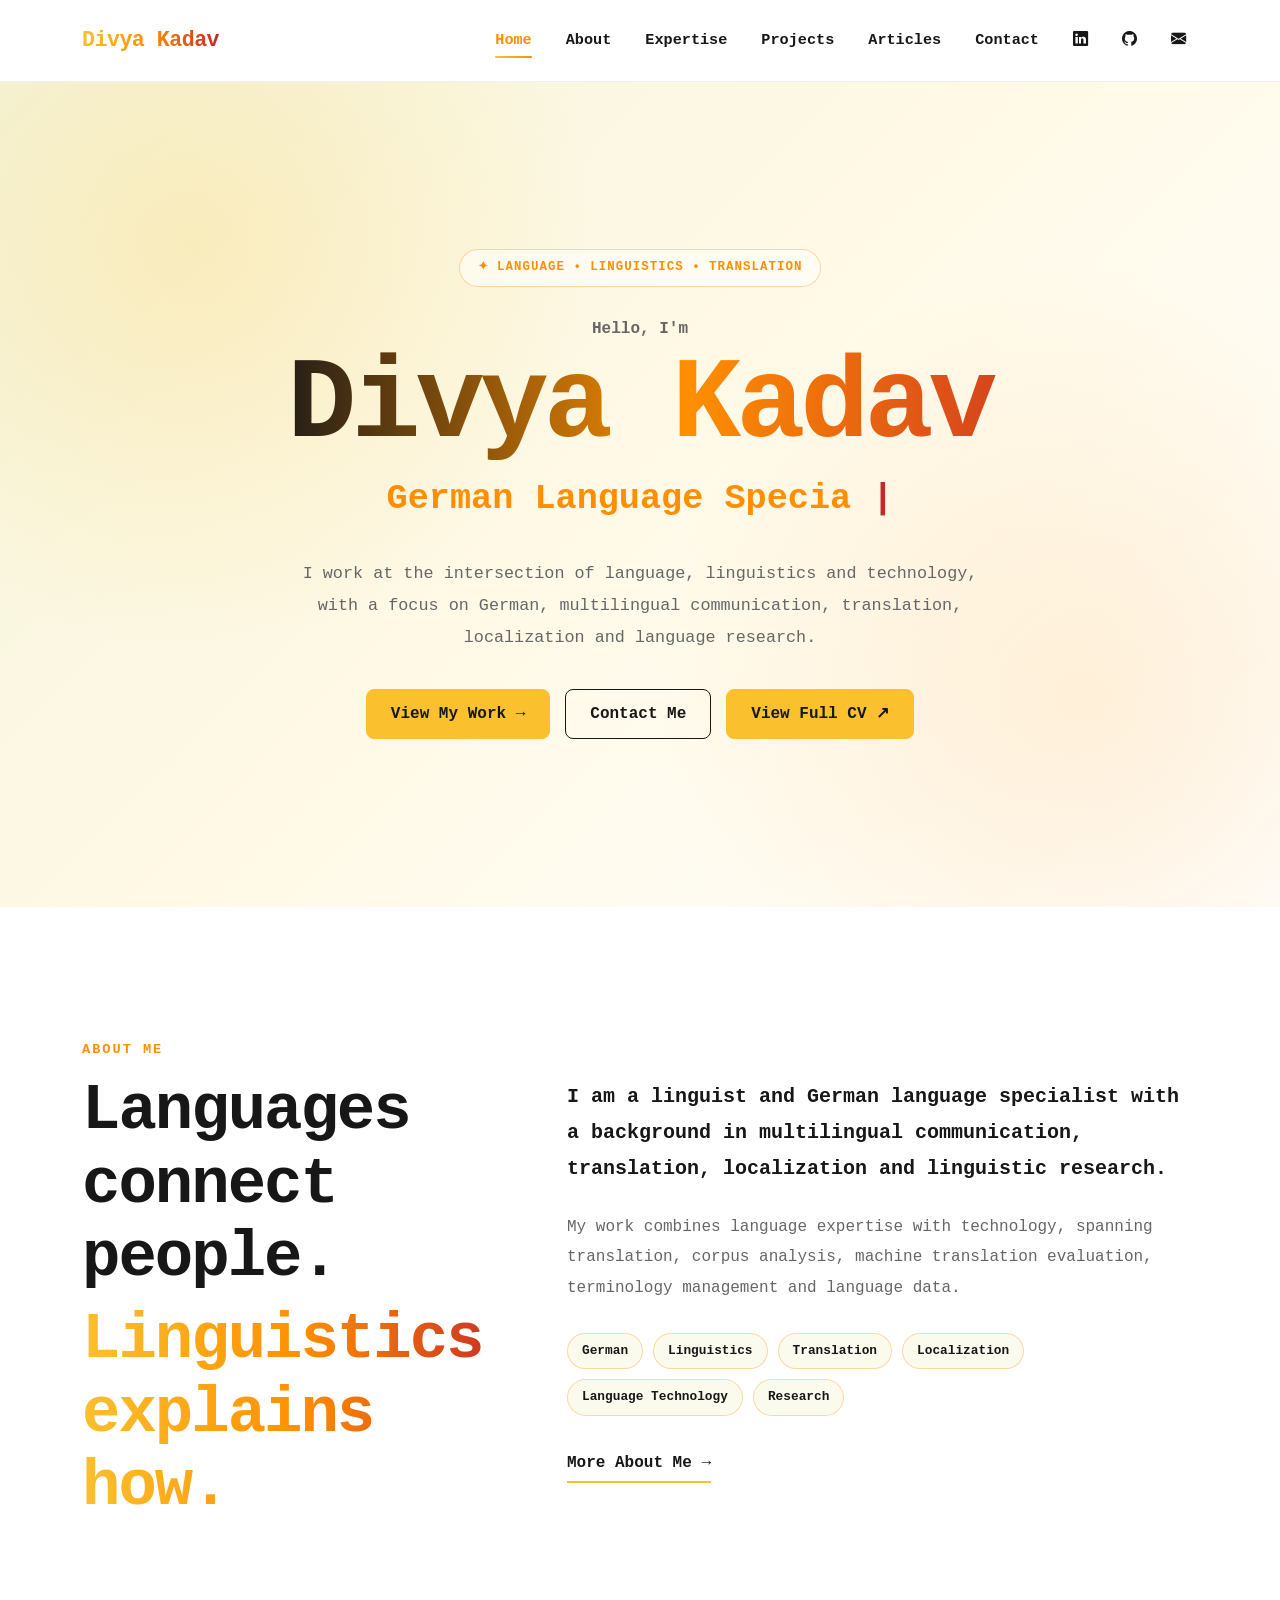
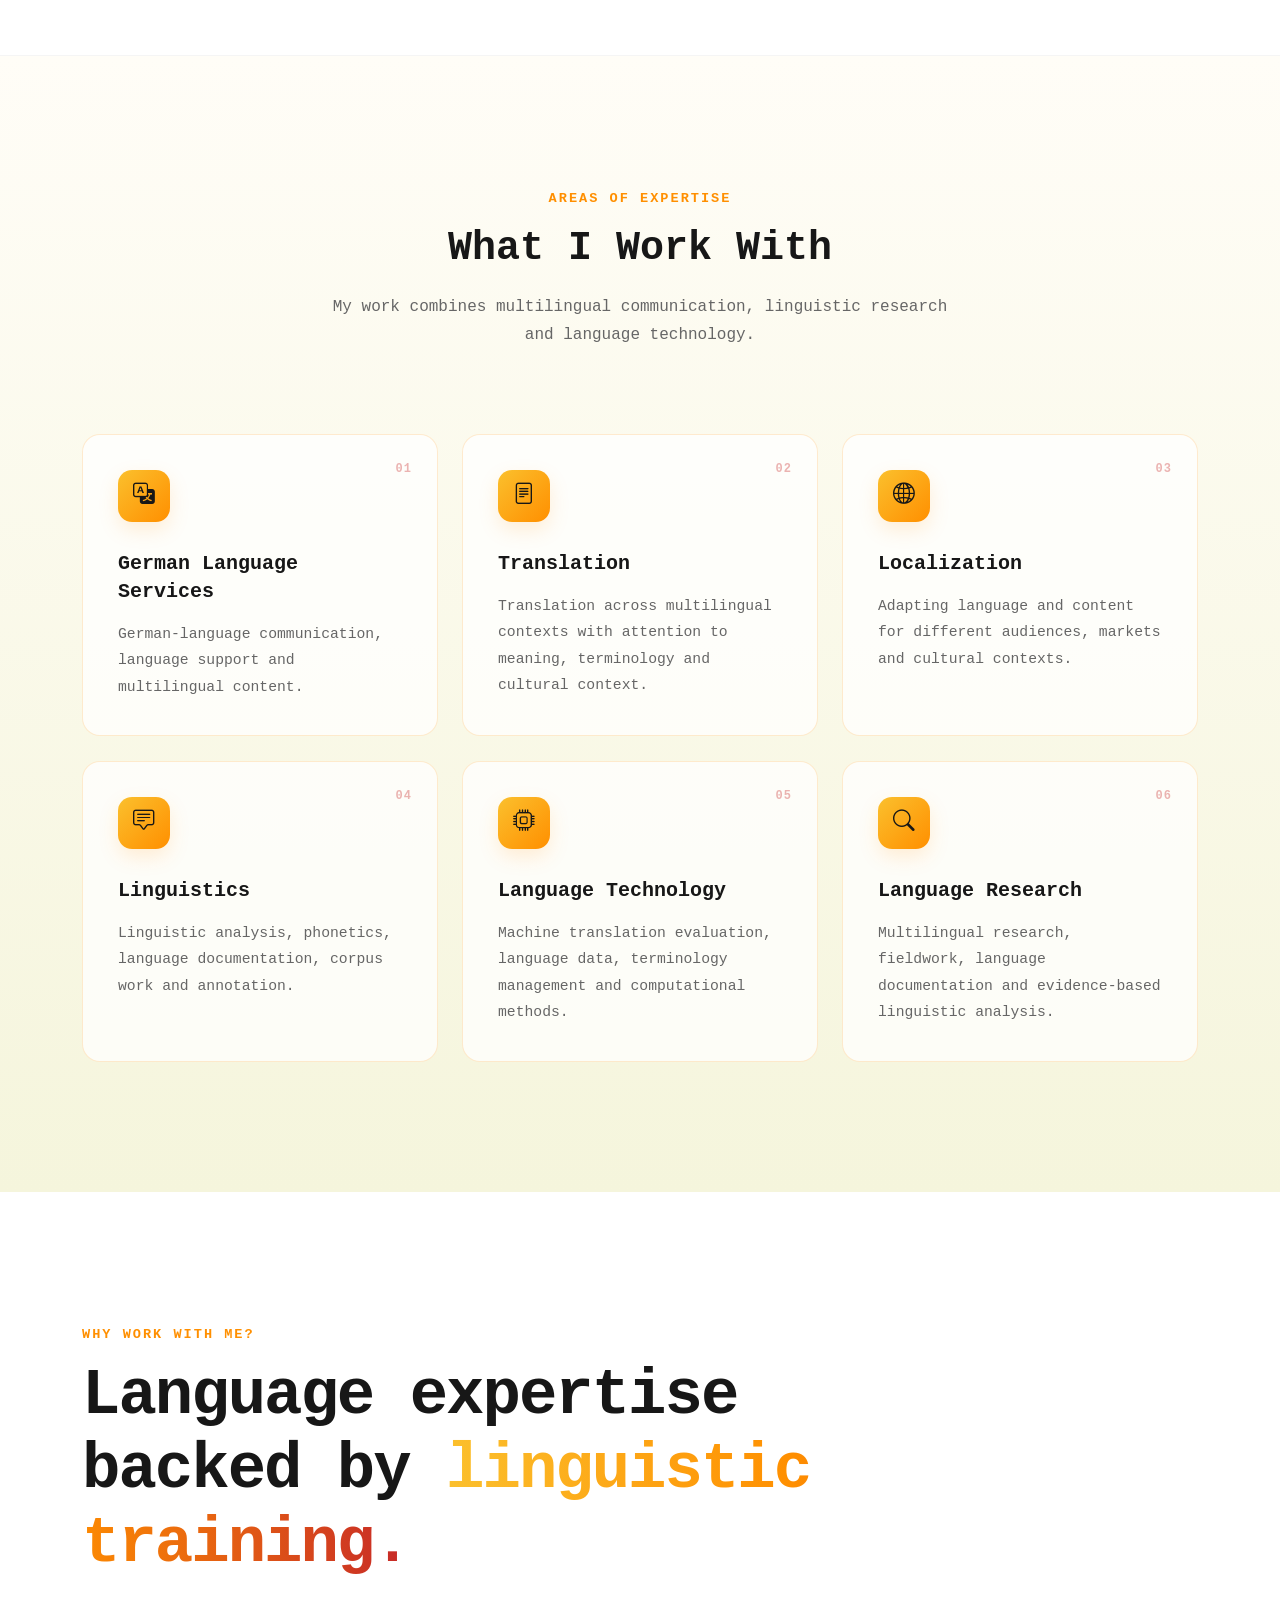
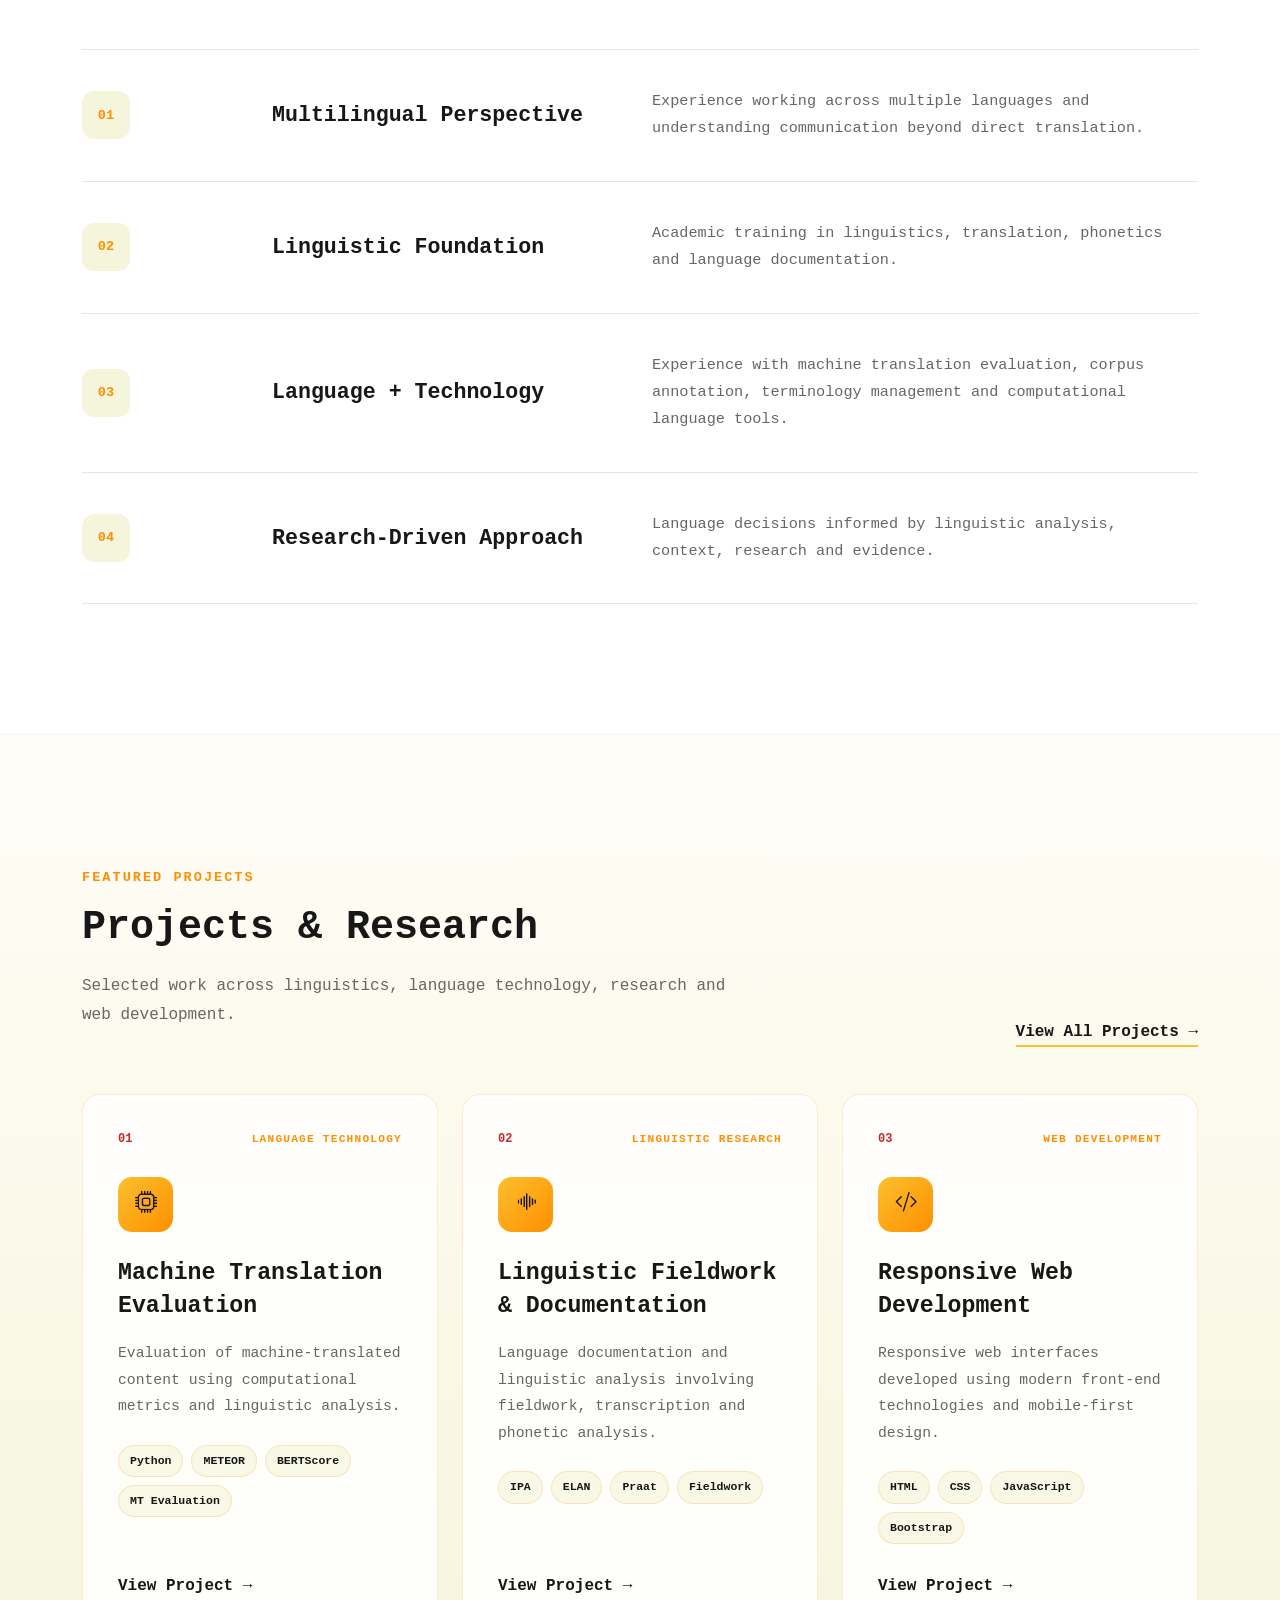
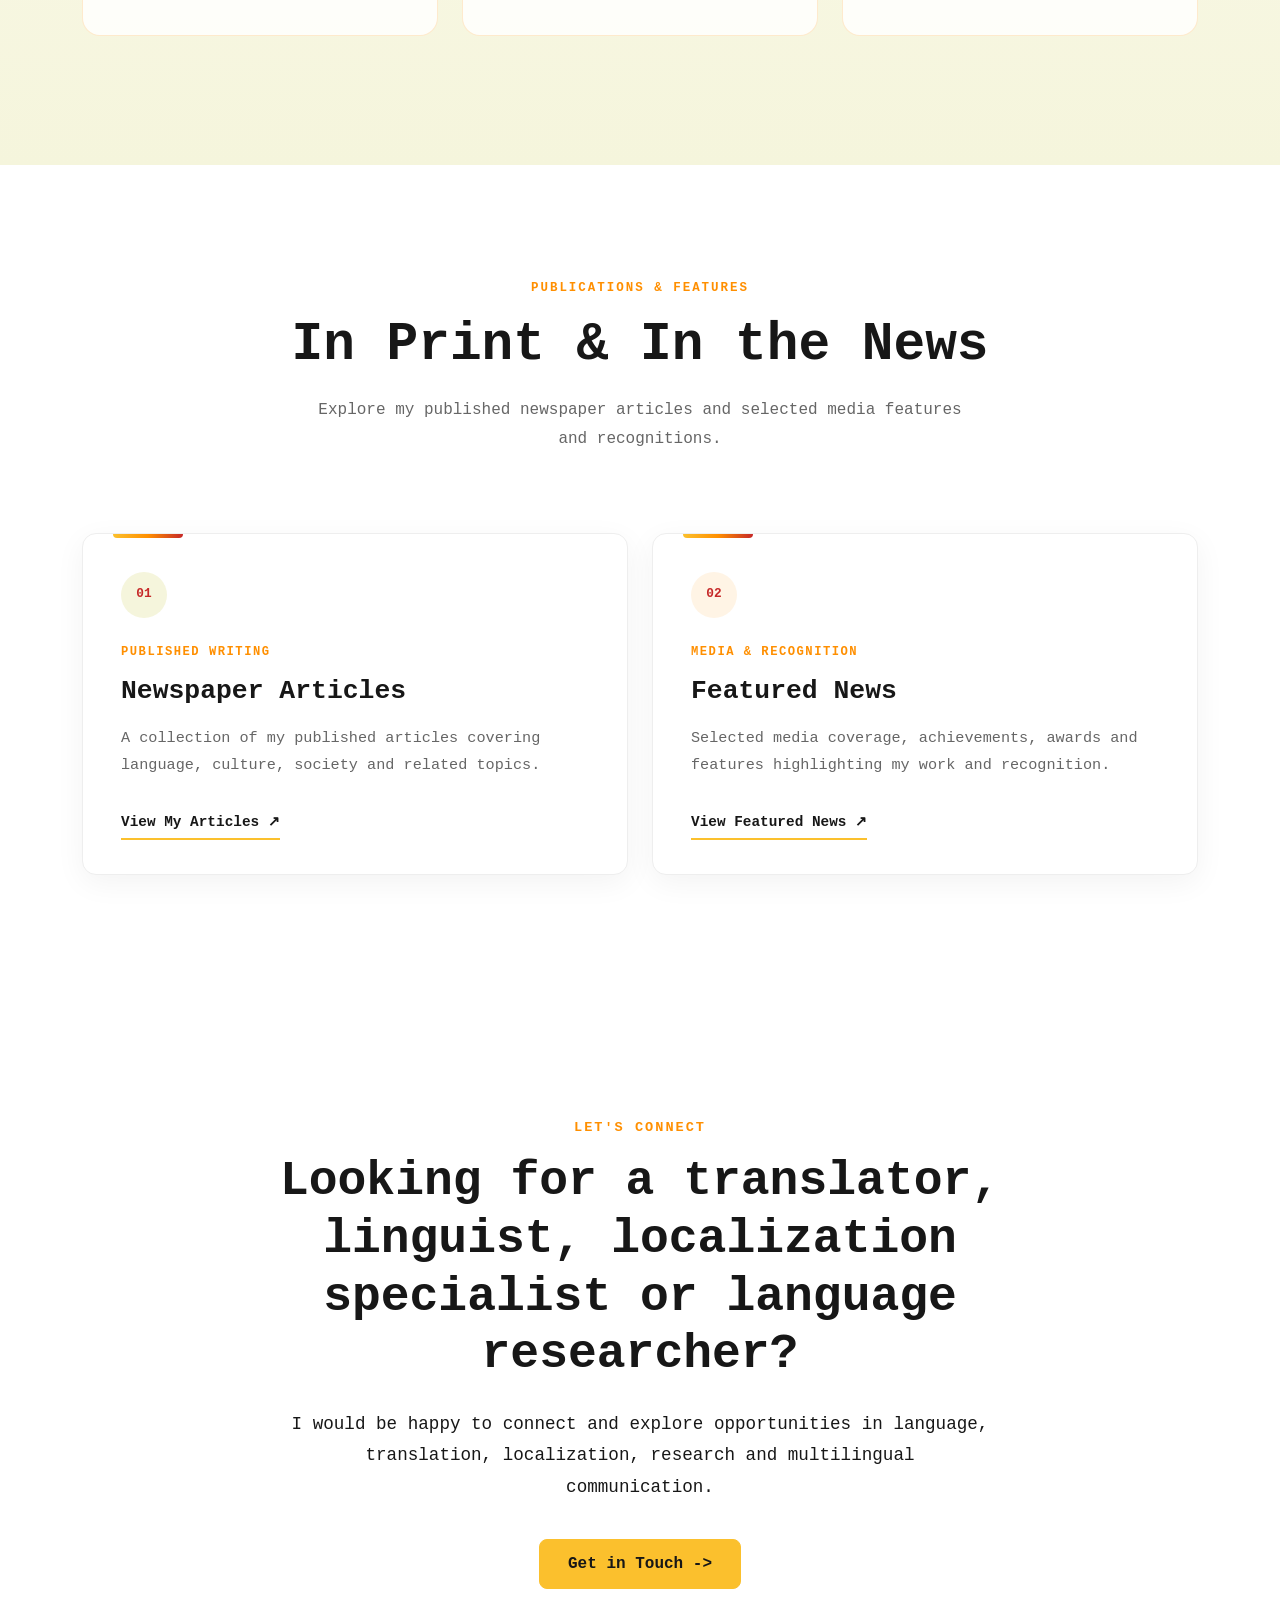
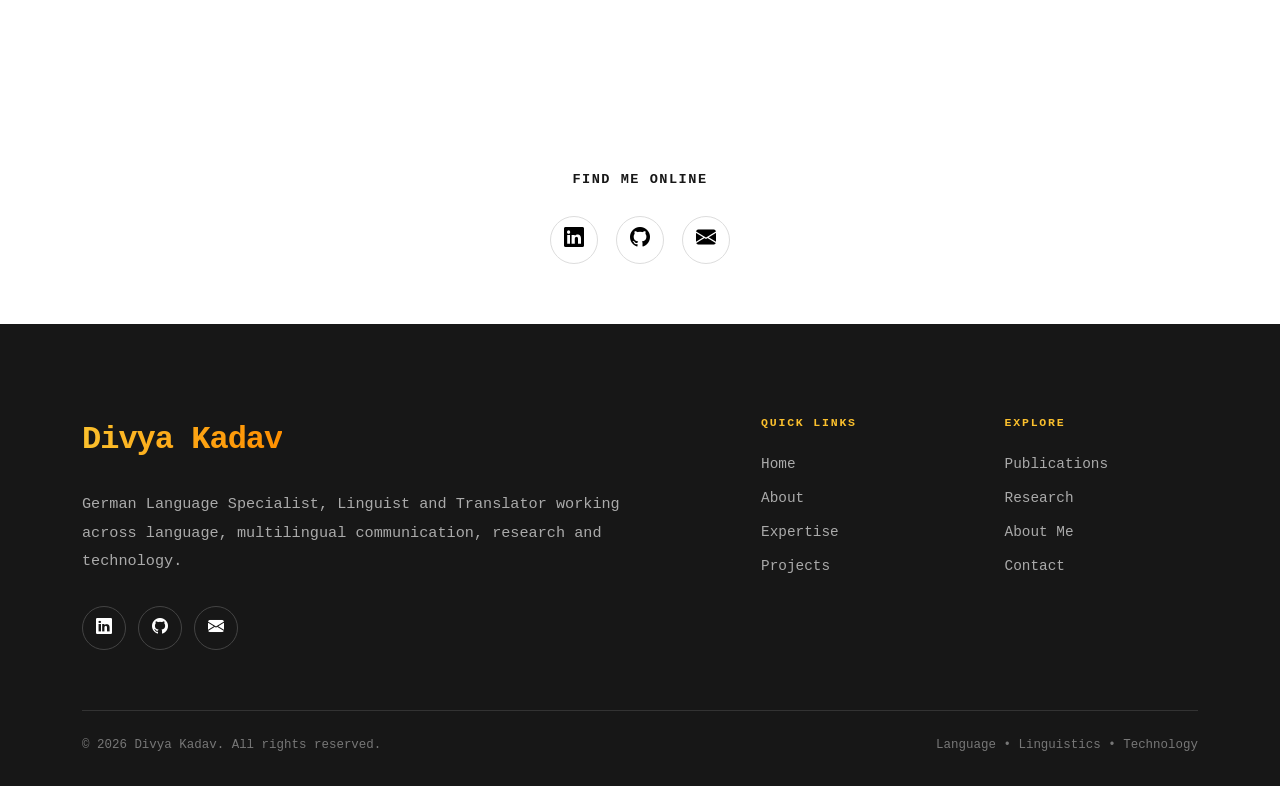
<file: index.html>
<!DOCTYPE html>
<html lang="en">
<head>
    <meta charset="UTF-8">
    <meta name="viewport" content="width=device-width, initial-scale=1.0">
    <title>Divya Kadav | Portfolio </title>

<!-- Bootstrap Link -->
    <link href="https://cdn.jsdelivr.net/npm/bootstrap@5.3.8/dist/css/bootstrap.min.css" rel="stylesheet">

<!-- Bootstrap Icons -->
<link rel="stylesheet"
      href="https://cdn.jsdelivr.net/npm/bootstrap-icons@1.13.1/font/bootstrap-icons.min.css">

    <!-- Stylesheet Link -->
<link rel="stylesheet" href="css/style.css">


</head>

<body>

<!-- ==================== NAVBAR ==================== -->

<nav class="navbar navbar-expand-lg portfolio-navbar">

    <div class="container">

        <!-- Brand -->
        <a class="navbar-brand" href="#home">
            Divya Kadav
        </a>


        <!-- Mobile Menu Button -->
        <button class="navbar-toggler"
                type="button"
                data-bs-toggle="collapse"
                data-bs-target="#mainNavbar"
                aria-controls="mainNavbar"
                aria-expanded="false"
                aria-label="Toggle navigation">

            <span class="navbar-toggler-icon"></span>

        </button>


        <!-- Navigation Links -->
        <div class="collapse navbar-collapse" id="mainNavbar">

            <ul class="navbar-nav ms-auto">

                <!-- Home -->
                <li class="nav-item">
                    <a class="nav-link active" href="#home">
                        Home
                    </a>
                </li>


                <!-- About -->
                <li class="nav-item">
                    <a class="nav-link" href="#about">
                        About
                    </a>
                </li>


                <!-- Expertise -->
                <li class="nav-item">
                    <a class="nav-link" href="#expertise">
                        Expertise
                    </a>
                </li>


                <!-- Projects -->
                <li class="nav-item">
                    <a class="nav-link" href="#projects">
                        Projects
                    </a>
                </li>


                <!-- Articles -->
                <li class="nav-item">
                    <a class="nav-link" href="#articles">
                        Articles
                    </a>
                </li>


                <!-- Contact -->
                <li class="nav-item">
                    <a class="nav-link" href="#contact">
                        Contact
                    </a>
                </li>


                <!-- LinkedIn -->
                <li class="nav-item navbar-social-item">

                    <a class="nav-link navbar-icon-link"
                       href="https://www.linkedin.com/in/divyakadav/"
                       target="_blank"
                       rel="noopener noreferrer"
                       aria-label="LinkedIn">

                        <i class="bi bi-linkedin"></i>

                    </a>

                </li>


                <!-- GitHub -->
                <li class="nav-item navbar-social-item">

                    <a class="nav-link navbar-icon-link"
                       href="https://github.com/DivyaKadav"
                       target="_blank"
                       rel="noopener noreferrer"
                       aria-label="GitHub">

                        <i class="bi bi-github"></i>

                    </a>

                </li>


                <!-- Email -->
                <li class="nav-item navbar-social-item">

                    <a class="nav-link navbar-icon-link"
                       href="mailto:kadavdivya@gmail.com"
                       aria-label="Email">

                        <i class="bi bi-envelope-fill"></i>

                    </a>

                </li>

            </ul>

        </div>

    </div>

</nav>


<!-- ==================== HERO ==================== -->

<section id="home" class="hero-section">

    <div class="container">

        <div class="hero-content">

            <!-- Small Badge -->
            <div class="hero-badge">
                ✦ Language • Linguistics • Translation
            </div>


            <!-- Main Name -->
            <p class="hero-greeting">
                Hello, I'm
            </p>

            <h1 class="hero-name">
                Divya Kadav
            </h1>


            <!-- Typewriter -->
            <h2 class="hero-role">

                <span id="typing-text"></span>
                <span class="cursor">|</span>

            </h2>


            <!-- Description -->
            <p class="hero-description">
                I work at the intersection of language, linguistics and technology,
                with a focus on German, multilingual communication, translation,
                localization and language research.
            </p>


            <!-- Buttons -->
            <div class="hero-buttons">

                <a href="#projects"
                   class="btn btn-primary">
                    View My Work →
                </a>

                <a href="#contact"
                   class="btn btn-outline-dark">
                    Contact Me
                </a>

                <a href="https://docs.google.com/document/d/1-anX6K88M05gQb77KHVtB8S4x8s5GxDIwaytFaXX5Eo/edit?usp=sharing"
   target="_blank"
   rel="noopener noreferrer"
   class="btn btn-primary">
    View Full CV ↗
</a>

            </div>

        </div>

    </div>

</section>

<!-- About Section Preview -->
<!-- What we are doing over here is introducing two-column Bootstrap layout. Remember Bootstrap has 12 columns
 lg = large screen
 On large Screens you can see 4 columns + 8 columns
 row gives us our Bootstrap row.

align-items-center vertically aligns the two columns.

Without it, they naturally begin from the top.
 Detailed history belongs on about.html -->

<!-- ==================== ABOUT ==================== -->

<section id="about" class="about-section">

    <div class="container">

        <div class="row align-items-center g-5">

            <!-- Left Side -->
            <div class="col-lg-5">

                <div class="about-heading">

                    <p class="section-label">
                        ABOUT ME
                    </p>

                    <h2 class="section-title">
                        Languages connect people.
                        <span class="about-highlight">
                            Linguistics explains how.
                        </span>
                    </h2>

                </div>

            </div>


            <!-- Right Side -->
            <div class="col-lg-7">

                <div class="about-content">

                    <p class="about-intro">
                        I am a linguist and German language specialist with
                        a background in multilingual communication,
                        translation, localization and linguistic research.
                    </p>

                    <p class="about-text">
                        My work combines language expertise with technology,
                        spanning translation, corpus analysis, machine
                        translation evaluation, terminology management
                        and language data.
                    </p>

                    <div class="about-tags">

                        <span>German</span>
                        <span>Linguistics</span>
                        <span>Translation</span>
                        <span>Localization</span>
                        <span>Language Technology</span>
                        <span>Research</span>

                    </div>

                    <a href="about.html"
                       class="about-link">
                        More About Me →
                    </a>

                </div>

            </div>

        </div>

    </div>

</section>


<!-- ==================== AREAS OF EXPERTISE ==================== -->

<section id="expertise" class="expertise-section">

    <div class="container">

        <!-- Heading -->
        <div class="row justify-content-center text-center">

            <div class="col-lg-8">

                <p class="section-label">
                    AREAS OF EXPERTISE
                </p>

                <h2 class="section-title">
                    What I Work With
                </h2>

                <p class="section-description">
                    My work combines multilingual communication,
                    linguistic research and language technology.
                </p>

            </div>

        </div>


        <!-- Expertise Grid -->
        <div class="row g-4 expertise-grid">

            <!-- 01 -->
            <div class="col-md-6 col-lg-4">

                <div class="expertise-card">

                    <span class="expertise-number">01</span>

                    <div class="expertise-icon">
                        <i class="bi bi-translate"></i>
                    </div>

                    <h3>German Language Services</h3>

                    <p>
                        German-language communication, language support
                        and multilingual content.
                    </p>

                </div>

            </div>


            <!-- 02 -->
            <div class="col-md-6 col-lg-4">

                <div class="expertise-card">

                    <span class="expertise-number">02</span>

                    <div class="expertise-icon">
                        <i class="bi bi-file-text"></i>
                    </div>

                    <h3>Translation</h3>

                    <p>
                        Translation across multilingual contexts with
                        attention to meaning, terminology and cultural context.
                    </p>

                </div>

            </div>


            <!-- 03 -->
            <div class="col-md-6 col-lg-4">

                <div class="expertise-card">

                    <span class="expertise-number">03</span>

                    <div class="expertise-icon">
                        <i class="bi bi-globe2"></i>
                    </div>

                    <h3>Localization</h3>

                    <p>
                        Adapting language and content for different
                        audiences, markets and cultural contexts.
                    </p>

                </div>

            </div>


            <!-- 04 -->
            <div class="col-md-6 col-lg-4">

                <div class="expertise-card">

                    <span class="expertise-number">04</span>

                    <div class="expertise-icon">
                        <i class="bi bi-chat-square-text"></i>
                    </div>

                    <h3>Linguistics</h3>

                    <p>
                        Linguistic analysis, phonetics, language
                        documentation, corpus work and annotation.
                    </p>

                </div>

            </div>


            <!-- 05 -->
            <div class="col-md-6 col-lg-4">

                <div class="expertise-card">

                    <span class="expertise-number">05</span>

                    <div class="expertise-icon">
                        <i class="bi bi-cpu"></i>
                    </div>

                    <h3>Language Technology</h3>

                    <p>
                        Machine translation evaluation, language data,
                        terminology management and computational methods.
                    </p>

                </div>

            </div>


            <!-- 06 -->
            <div class="col-md-6 col-lg-4">

                <div class="expertise-card">

                    <span class="expertise-number">06</span>

                    <div class="expertise-icon">
                        <i class="bi bi-search"></i>
                    </div>

                    <h3>Language Research</h3>

                    <p>
                        Multilingual research, fieldwork, language
                        documentation and evidence-based linguistic analysis.
                    </p>

                </div>

            </div>

        </div>

    </div>

</section>


<!-- ==================== WHY WORK WITH ME ==================== -->

<section id="why-me" class="why-me-section">

    <div class="container">

        <!-- Heading -->
        <div class="row mb-5">

            <div class="col-lg-8">

                <p class="section-label">
                    WHY WORK WITH ME?
                </p>

                <h2 class="section-title">
                    Language expertise backed by
                    <span class="why-highlight">
                        linguistic training.
                    </span>
                </h2>

            </div>

        </div>


        <!-- Reason 01 -->
        <div class="reason-item">

            <div class="row align-items-center">

                <div class="col-md-2">
                    <span class="reason-number">01</span>
                </div>

                <div class="col-md-4">
                    <h3>Multilingual Perspective</h3>
                </div>

                <div class="col-md-6">
                    <p>
                        Experience working across multiple languages and
                        understanding communication beyond direct translation.
                    </p>
                </div>

            </div>

        </div>


        <!-- Reason 02 -->
        <div class="reason-item">

            <div class="row align-items-center">

                <div class="col-md-2">
                    <span class="reason-number">02</span>
                </div>

                <div class="col-md-4">
                    <h3>Linguistic Foundation</h3>
                </div>

                <div class="col-md-6">
                    <p>
                        Academic training in linguistics, translation,
                        phonetics and language documentation.
                    </p>
                </div>

            </div>

        </div>


        <!-- Reason 03 -->
        <div class="reason-item">

            <div class="row align-items-center">

                <div class="col-md-2">
                    <span class="reason-number">03</span>
                </div>

                <div class="col-md-4">
                    <h3>Language + Technology</h3>
                </div>

                <div class="col-md-6">
                    <p>
                        Experience with machine translation evaluation,
                        corpus annotation, terminology management and
                        computational language tools.
                    </p>
                </div>

            </div>

        </div>


        <!-- Reason 04 -->
        <div class="reason-item">

            <div class="row align-items-center">

                <div class="col-md-2">
                    <span class="reason-number">04</span>
                </div>

                <div class="col-md-4">
                    <h3>Research-Driven Approach</h3>
                </div>

                <div class="col-md-6">
                    <p>
                        Language decisions informed by linguistic analysis,
                        context, research and evidence.
                    </p>
                </div>

            </div>

        </div>

    </div>

</section>

<!-- ==================== FEATURED PROJECTS ==================== -->

<section id="projects" class="projects-section">

    <div class="container">

        <!-- Heading -->
        <div class="row align-items-end mb-5">

            <div class="col-lg-8">

                <p class="section-label">
                    FEATURED PROJECTS
                </p>

                <h2 class="section-title">
                    Projects & Research
                </h2>

                <p class="section-description">
                    Selected work across linguistics, language technology,
                    research and web development.
                </p>

            </div>

           <div class="col-lg-4 projects-heading-link">

    <a href="./projects.html">
        View All Projects →
    </a>

</div>

        </div>


        <!-- Project Grid -->
        <div class="row g-4">


            <!-- PROJECT 01 -->
            <div class="col-lg-4">

                <article class="project-card">

                    <div class="project-top">

                        <span class="project-number">
                            01
                        </span>

                        <span class="project-category">
                            LANGUAGE TECHNOLOGY
                        </span>

                    </div>


                    <div class="project-icon">
                        <i class="bi bi-cpu"></i>
                    </div>


                    <h3>
                        Machine Translation Evaluation
                    </h3>


                    <p class="project-description">
                        Evaluation of machine-translated content using
                        computational metrics and linguistic analysis.
                    </p>


                    <div class="project-tags">

                        <span>Python</span>

                        <span>METEOR</span>

                        <span>BERTScore</span>

                        <span>MT Evaluation</span>

                    </div>


                    <a href="projects.html"
                       class="project-link">

                        View Project →

                    </a>

                </article>

            </div>


            <!-- PROJECT 02 -->
            <div class="col-lg-4">

                <article class="project-card">

                    <div class="project-top">

                        <span class="project-number">
                            02
                        </span>

                        <span class="project-category">
                            LINGUISTIC RESEARCH
                        </span>

                    </div>


                    <div class="project-icon">
                        <i class="bi bi-soundwave"></i>
                    </div>


                    <h3>
                        Linguistic Fieldwork & Documentation
                    </h3>


                    <p class="project-description">
                        Language documentation and linguistic analysis
                        involving fieldwork, transcription and phonetic
                        analysis.
                    </p>


                    <div class="project-tags">

                        <span>IPA</span>

                        <span>ELAN</span>

                        <span>Praat</span>

                        <span>Fieldwork</span>

                    </div>


                    <a href="projects.html"
                       class="project-link">

                        View Project →

                    </a>

                </article>

            </div>


            <!-- PROJECT 03 -->
            <div class="col-lg-4">

                <article class="project-card">

                    <div class="project-top">

                        <span class="project-number">
                            03
                        </span>

                        <span class="project-category">
                            WEB DEVELOPMENT
                        </span>

                    </div>


                    <div class="project-icon">
                        <i class="bi bi-code-slash"></i>
                    </div>


                    <h3>
                        Responsive Web Development
                    </h3>


                    <p class="project-description">
                        Responsive web interfaces developed using modern
                        front-end technologies and mobile-first design.
                    </p>


                    <div class="project-tags">

                        <span>HTML</span>

                        <span>CSS</span>

                        <span>JavaScript</span>

                        <span>Bootstrap</span>

                    </div>


                    <a href="projects.html"
                       class="project-link">

                        View Project →

                    </a>

                </article>

            </div>

        </div>

    </div>

</section>

<!-- ==================================================
     PUBLICATIONS & FEATURES
     ================================================== -->

<section class="publications-section" id="articles">

    <div class="container">

        <div class="row justify-content-center text-center">

            <div class="col-lg-8">

                <p class="section-label">
                    PUBLICATIONS & FEATURES
                </p>

                <h2 class="section-title">
                    In Print & In the News
                </h2>

                <p class="section-description">
                    Explore my published newspaper articles and selected
                    media features and recognitions.
                </p>

            </div>

        </div>


        <div class="row g-4 mt-4">


            <!-- NEWSPAPER ARTICLES -->

            <div class="col-lg-6">

                <div class="publication-card">

                    <span class="publication-number">
                        01
                    </span>

                    <p class="publication-category">
                        PUBLISHED WRITING
                    </p>

                    <h3>
                        Newspaper Articles
                    </h3>

                    <p>
                        A collection of my published articles covering
                        language, culture, society and related topics.
                    </p>

                    <a href="https://drive.google.com/drive/folders/1WwcvQ7giI9oIGonVDHdsVlIYdcNN2UsV?usp=drive_link"
                       target="_blank"
                       rel="noopener noreferrer"
                       class="publication-link">

                        View My Articles ↗

                    </a>

                </div>

            </div>



            <!-- FEATURED NEWS -->

            <div class="col-lg-6">

                <div class="publication-card">

                    <span class="publication-number">
                        02
                    </span>

                    <p class="publication-category">
                        MEDIA & RECOGNITION
                    </p>

                    <h3>
                        Featured News
                    </h3>

                    <p>
                        Selected media coverage, achievements, awards
                        and features highlighting my work and recognition.
                    </p>

                    <a href="https://drive.google.com/drive/folders/1Nm1R6lCvkVlBqD_WOjGt3rdtupGFRzEQ?usp=drive_link"
                       target="_blank"
                       rel="noopener noreferrer"
                       class="publication-link">

                        View Featured News ↗

                    </a>

                </div>

            </div>


        </div>

    </div>

</section>


<!-- Contact CTA -->

<section id="contact" class="contact-cta">
    <div class="container">
        <div class="row justify-content-center text-center">
            <div class="col-lg-9">
                <p class="section-label"> LET'S CONNECT </p>

                <h2 class="contact-title">
                    Looking for a translator, linguist, localization specialist or language researcher?
                </h2>


                <p class="contact-description"> 
                    I would be happy to connect and explore opportunities in language, translation, localization, research and multilingual communication. 
                </p>
                

                <a href="contact.html" class="btn btn-primary contact-button">
                    Get in Touch ->
                </a>

            </div>
        </div>
    </div>
</section>

<!-- ==================== SOCIAL LINKS ==================== -->

<section class="social-section">

    <div class="container">

        <div class="social-content">

            <p class="social-title">
                Find Me Online
            </p>

            <div class="social-links">

                <!-- LinkedIn -->
                <a href="https://www.linkedin.com/in/divyakadav/"
                   target="_blank"
                   rel="noopener noreferrer"
                   aria-label="LinkedIn">

                    <i class="bi bi-linkedin"></i>

                </a>


                <!-- GitHub -->
                <a href="https://github.com/DivyaKadav"
                   target="_blank"
                   rel="noopener noreferrer"
                   aria-label="GitHub">

                    <i class="bi bi-github"></i>

                </a>


                <!-- Email -->
                <a href="mailto:kadavdivya@gmail.com"
                   aria-label="Email">

                    <i class="bi bi-envelope-fill"></i>

                </a>

            </div>

        </div>

    </div>

</section>


<!-- ==================== FOOTER ==================== -->

<footer class="footer">

    <div class="container">

        <div class="row footer-main g-5">

            <!-- Left -->
            <div class="col-lg-7">

                <a href="#home" class="footer-brand">
                    Divya Kadav
                </a>

                <p class="footer-description">
                    German Language Specialist, Linguist and Translator
                    working across language, multilingual communication,
                    research and technology.
                </p>

                <div class="footer-socials">

                    <!-- LinkedIn -->
                    <a href="https://www.linkedin.com/in/divyakadav/"
                       target="_blank"
                       rel="noopener noreferrer"
                       aria-label="LinkedIn">

                        <i class="bi bi-linkedin"></i>

                    </a>

                    <!-- GitHub -->
                    <a href="https://github.com/DivyaKadav"
                       target="_blank"
                       rel="noopener noreferrer"
                       aria-label="GitHub">

                        <i class="bi bi-github"></i>

                    </a>

                    <!-- Email -->
                    <a href="mailto:kadavdivya@gmail.com"
                       aria-label="Email">

                        <i class="bi bi-envelope-fill"></i>

                    </a>

                </div>

            </div>


            <!-- Right -->
            <div class="col-lg-5">

                <div class="footer-navigation">

                    <div class="footer-link-group">

                        <p class="footer-heading">
                            QUICK LINKS
                        </p>

                        <a href="#home">Home</a>
                        <a href="#about">About</a>
                        <a href="#expertise">Expertise</a>
                        <a href="#projects">Projects</a>

                    </div>


                    <div class="footer-link-group">

                        <p class="footer-heading">
                            EXPLORE
                        </p>

                        <a href="#articles">Publications</a>
                        <a href="projects.html">Research</a>
                        <a href="about.html">About Me</a>
                        <a href="#contact">Contact</a>

                    </div>

                </div>

            </div>

        </div>


        <!-- Bottom -->
        <div class="footer-bottom">

            <p>
                © 2026 Divya Kadav. All rights reserved.
            </p>

            <p class="footer-tagline">
                Language • Linguistics • Technology
            </p>

        </div>

    </div>

</footer>
       

<!-- LINK FOR BOOTSTRAP AND JAVASCRIPT -->
 
    <!-- Bootstrap Link -->
    <script src="https://cdn.jsdelivr.net/npm/bootstrap@5.3.8/dist/js/bootstrap.bundle.min.js"></script>

    <!-- Javascript Link -->
    <script src="js/script.js"></script>
</body>
</html>
</file>
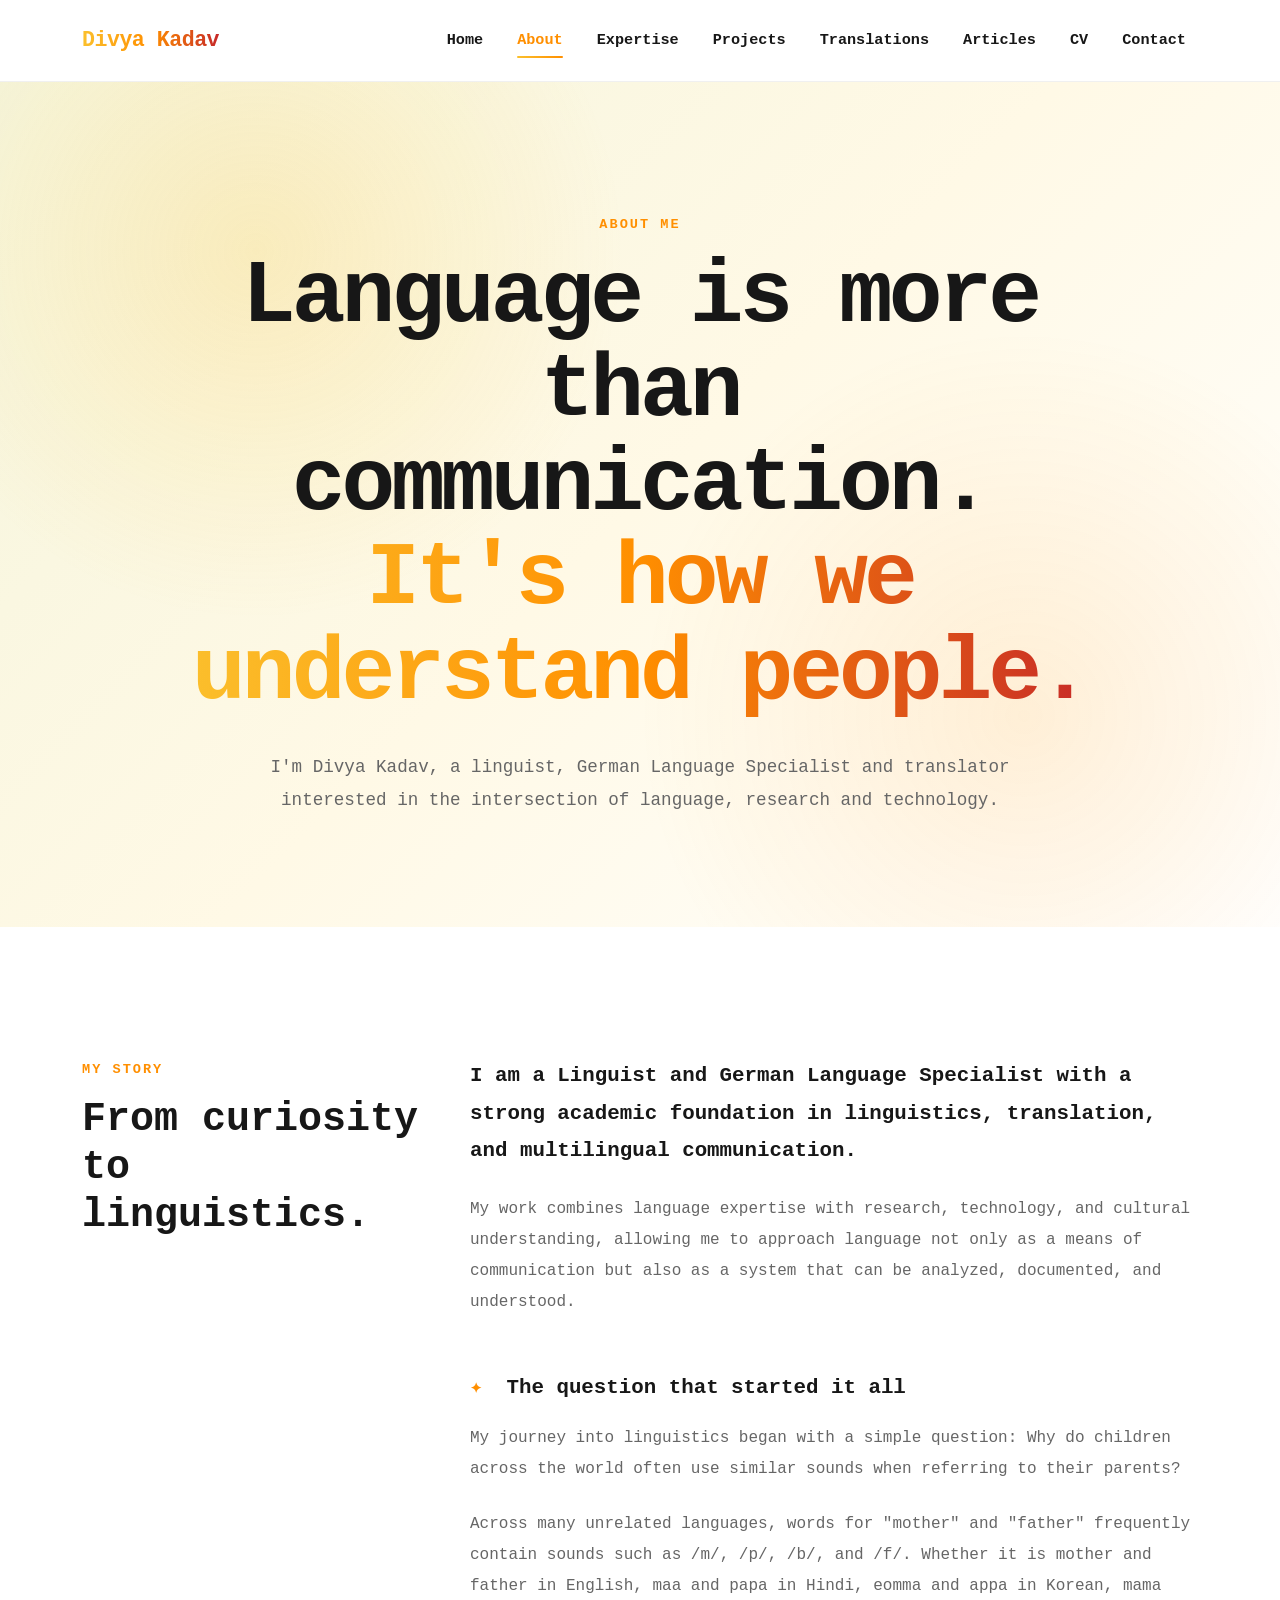
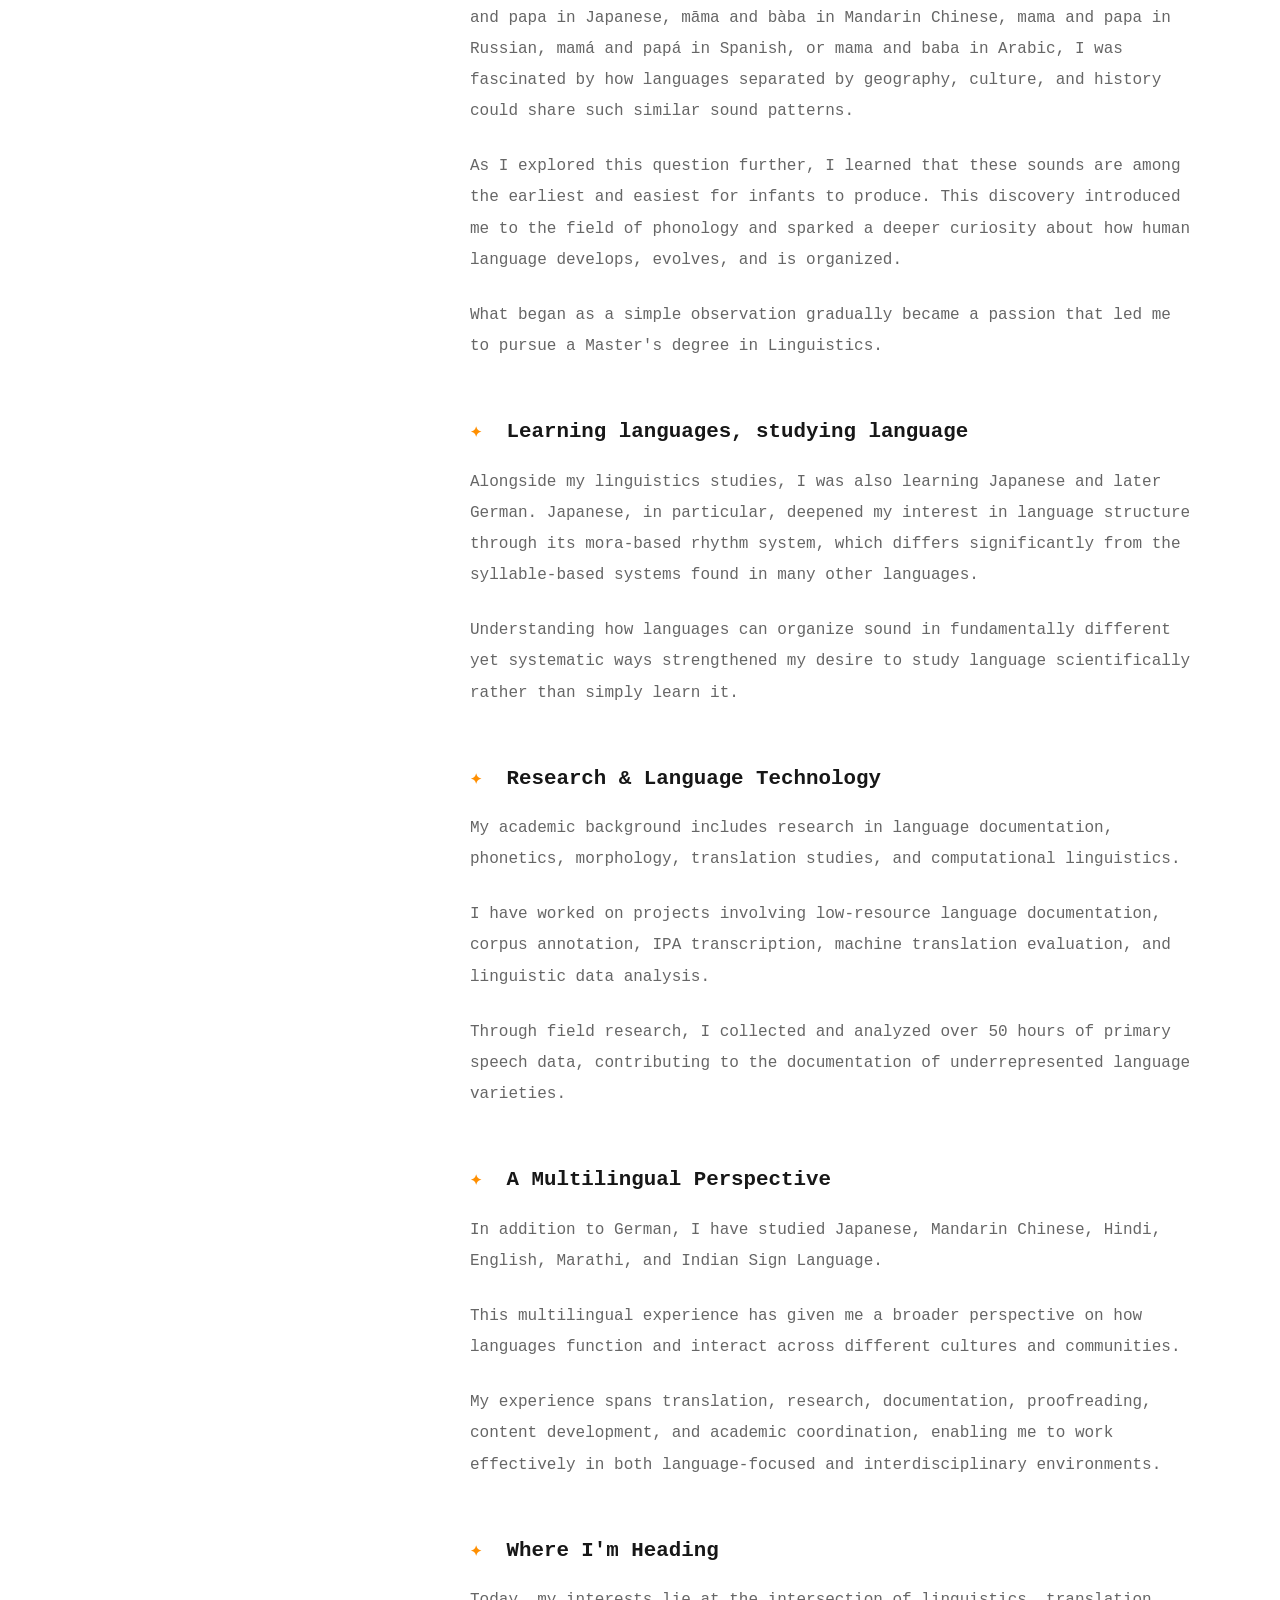
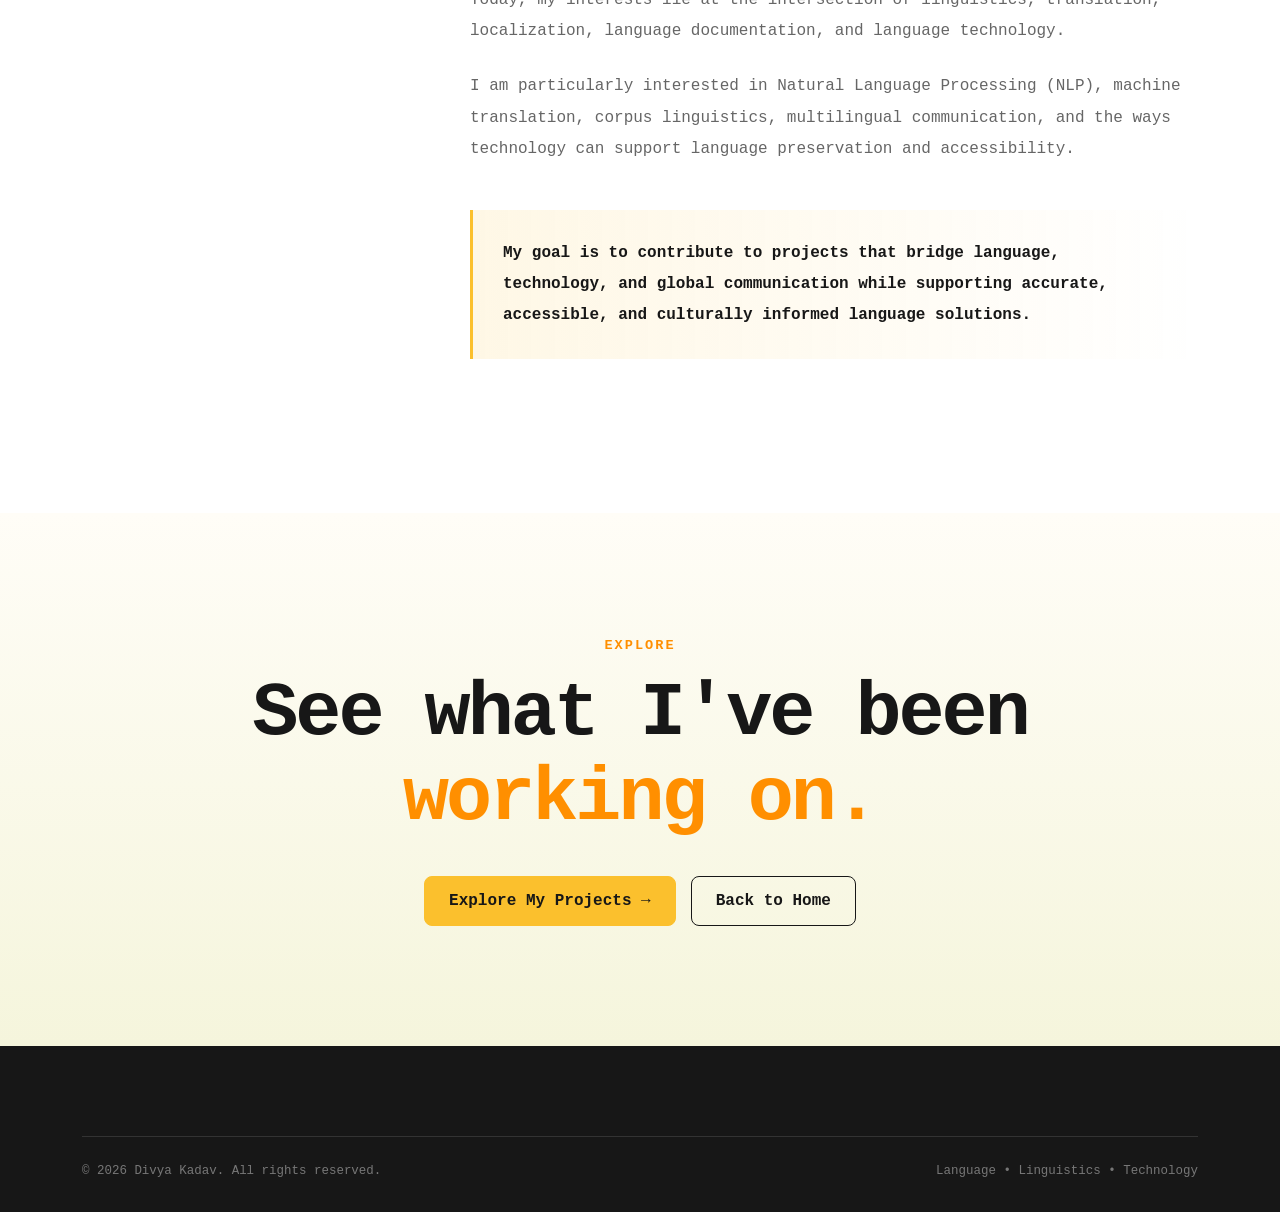
<file: about.html>
<!DOCTYPE html>
<html lang="en">

<head>

    <meta charset="UTF-8">

    <meta name="viewport"
          content="width=device-width, initial-scale=1.0">

    <meta name="description"
          content="About Divya Kadav - German Language Specialist, Linguist and Translator.">

    <title>About | Divya Kadav</title>

    <!-- Bootstrap -->
    <link href="https://cdn.jsdelivr.net/npm/bootstrap@5.3.8/dist/css/bootstrap.min.css"
          rel="stylesheet">

    <!-- Bootstrap Icons -->
    <link rel="stylesheet"
          href="https://cdn.jsdelivr.net/npm/bootstrap-icons@1.13.1/font/bootstrap-icons.min.css">

    <!-- Main CSS -->
    <link rel="stylesheet"
          href="css/style.css">

</head>


<body>


<!-- ==================== NAVBAR ==================== -->

<nav class="navbar navbar-expand-lg portfolio-navbar">

    <div class="container">

        <a class="navbar-brand" href="index.html">
            Divya Kadav
        </a>

        <button class="navbar-toggler"
                type="button"
                data-bs-toggle="collapse"
                data-bs-target="#mainNavbar"
                aria-controls="mainNavbar"
                aria-expanded="false"
                aria-label="Toggle navigation">

            <span class="navbar-toggler-icon"></span>

        </button>


        <div class="collapse navbar-collapse" id="mainNavbar">

            <ul class="navbar-nav ms-auto">

                <li class="nav-item">
                    <a class="nav-link"
                       href="index.html">
                        Home
                    </a>
                </li>

                <li class="nav-item">
                    <a class="nav-link active"
                       href="about.html">
                        About
                    </a>
                </li>

                <li class="nav-item">
                    <a class="nav-link"
                       href="index.html#expertise">
                        Expertise
                    </a>
                </li>

                <li class="nav-item">
                    <a class="nav-link"
                       href="index.html#projects">
                        Projects
                    </a>
                </li>

                <li class="nav-item">
                    <a class="nav-link"
                       href="translations.html">
                        Translations
                    </a>
                </li>

                <li class="nav-item">
                    <a class="nav-link"
                       href="index.html#articles">
                        Articles
                    </a>
                </li>

                <li class="nav-item">
                    <a class="nav-link"
                       href="cv.html">
                        CV
                    </a>
                </li>

                <li class="nav-item">
                    <a class="nav-link"
                       href="contact.html">
                        Contact
                    </a>
                </li>

            </ul>

        </div>

    </div>

</nav>



<!-- ==================== ABOUT HERO ==================== -->

<section class="about-page-hero">

    <div class="container">

        <div class="row justify-content-center text-center">

            <div class="col-lg-10">

                <p class="section-label">
                    ABOUT ME
                </p>

                <h1 class="about-page-title">

                    Language is more than communication.

                    <span>
                        It's how we understand people.
                    </span>

                </h1>

                <p class="about-page-intro">

                    I'm Divya Kadav, a linguist, German Language
                    Specialist and translator interested in the
                    intersection of language, research and technology.

                </p>

            </div>

        </div>

    </div>

</section>



<!-- ==================== MY STORY ==================== -->

<section class="about-story">

    <div class="container">

        <div class="row g-5 align-items-start">


            <!-- LEFT -->

            <div class="col-lg-4">

                <p class="section-label">
                    MY STORY
                </p>

                <h2 class="section-title">
                    From curiosity to linguistics.
                </h2>

            </div>


            <!-- RIGHT -->

            <div class="col-lg-8">

                <div class="about-story-content">


                    <p class="story-lead">

                        I am a Linguist and German Language Specialist
                        with a strong academic foundation in linguistics,
                        translation, and multilingual communication.

                    </p>


                    <p>

                        My work combines language expertise with research,
                        technology, and cultural understanding, allowing me
                        to approach language not only as a means of
                        communication but also as a system that can be
                        analyzed, documented, and understood.

                    </p>



                    <h3 class="story-subheading">
                        The question that started it all
                    </h3>


                    <p>

                        My journey into linguistics began with a simple
                        question: Why do children across the world often
                        use similar sounds when referring to their parents?

                    </p>


                    <p>

                        Across many unrelated languages, words for
                        "mother" and "father" frequently contain sounds
                        such as /m/, /p/, /b/, and /f/. Whether it is
                        mother and father in English, maa and papa in
                        Hindi, eomma and appa in Korean, mama and papa
                        in Japanese, māma and bàba in Mandarin Chinese,
                        mama and papa in Russian, mamá and papá in
                        Spanish, or mama and baba in Arabic, I was
                        fascinated by how languages separated by geography,
                        culture, and history could share such similar
                        sound patterns.

                    </p>


                    <p>

                        As I explored this question further, I learned that
                        these sounds are among the earliest and easiest for
                        infants to produce. This discovery introduced me
                        to the field of phonology and sparked a deeper
                        curiosity about how human language develops,
                        evolves, and is organized.

                    </p>


                    <p>

                        What began as a simple observation gradually became
                        a passion that led me to pursue a Master's degree
                        in Linguistics.

                    </p>



                    <h3 class="story-subheading">
                        Learning languages, studying language
                    </h3>


                    <p>

                        Alongside my linguistics studies, I was also
                        learning Japanese and later German. Japanese,
                        in particular, deepened my interest in language
                        structure through its mora-based rhythm system,
                        which differs significantly from the syllable-based
                        systems found in many other languages.

                    </p>


                    <p>

                        Understanding how languages can organize sound in
                        fundamentally different yet systematic ways
                        strengthened my desire to study language
                        scientifically rather than simply learn it.

                    </p>



                    <h3 class="story-subheading">
                        Research & Language Technology
                    </h3>


                    <p>

                        My academic background includes research in
                        language documentation, phonetics, morphology,
                        translation studies, and computational linguistics.

                    </p>


                    <p>

                        I have worked on projects involving low-resource
                        language documentation, corpus annotation,
                        IPA transcription, machine translation evaluation,
                        and linguistic data analysis.

                    </p>


                    <p>

                        Through field research, I collected and analyzed
                        over 50 hours of primary speech data, contributing
                        to the documentation of underrepresented language
                        varieties.

                    </p>



                    <h3 class="story-subheading">
                        A Multilingual Perspective
                    </h3>


                    <p>

                        In addition to German, I have studied Japanese,
                        Mandarin Chinese, Hindi, English, Marathi, and
                        Indian Sign Language.

                    </p>


                    <p>

                        This multilingual experience has given me a broader
                        perspective on how languages function and interact
                        across different cultures and communities.

                    </p>


                    <p>

                        My experience spans translation, research,
                        documentation, proofreading, content development,
                        and academic coordination, enabling me to work
                        effectively in both language-focused and
                        interdisciplinary environments.

                    </p>



                    <h3 class="story-subheading">
                        Where I'm Heading
                    </h3>


                    <p>

                        Today, my interests lie at the intersection of
                        linguistics, translation, localization, language
                        documentation, and language technology.

                    </p>


                    <p>

                        I am particularly interested in Natural Language
                        Processing (NLP), machine translation, corpus
                        linguistics, multilingual communication, and the
                        ways technology can support language preservation
                        and accessibility.

                    </p>


                    <p class="story-closing">

                        My goal is to contribute to projects that bridge
                        language, technology, and global communication
                        while supporting accurate, accessible, and
                        culturally informed language solutions.

                    </p>


                </div>

            </div>

        </div>

    </div>

</section>



<!-- ==================== BACK TO HOME ==================== -->

<section class="about-page-cta">

    <div class="container">

        <div class="row justify-content-center text-center">

            <div class="col-lg-9">

                <p class="section-label">
                    EXPLORE
                </p>

                <h2>
                    See what I've been
                    <span>working on.</span>
                </h2>

                <div class="about-page-buttons">

                    <a href="index.html#projects"
                       class="btn btn-primary">

                        Explore My Projects →

                    </a>

                    <a href="index.html"
                       class="btn btn-outline-dark">

                        Back to Home

                    </a>

                </div>

            </div>

        </div>

    </div>

</section>



<!-- ==================== FOOTER ==================== -->

<footer class="footer">

    <div class="container">

        <div class="footer-bottom about-footer-bottom">

            <p>
                © 2026 Divya Kadav. All rights reserved.
            </p>

            <p>
                Language • Linguistics • Technology
            </p>

        </div>

    </div>

</footer>



<!-- Bootstrap JS -->

<script src="https://cdn.jsdelivr.net/npm/bootstrap@5.3.8/dist/js/bootstrap.bundle.min.js"></script>

</body>

</html>
</file>
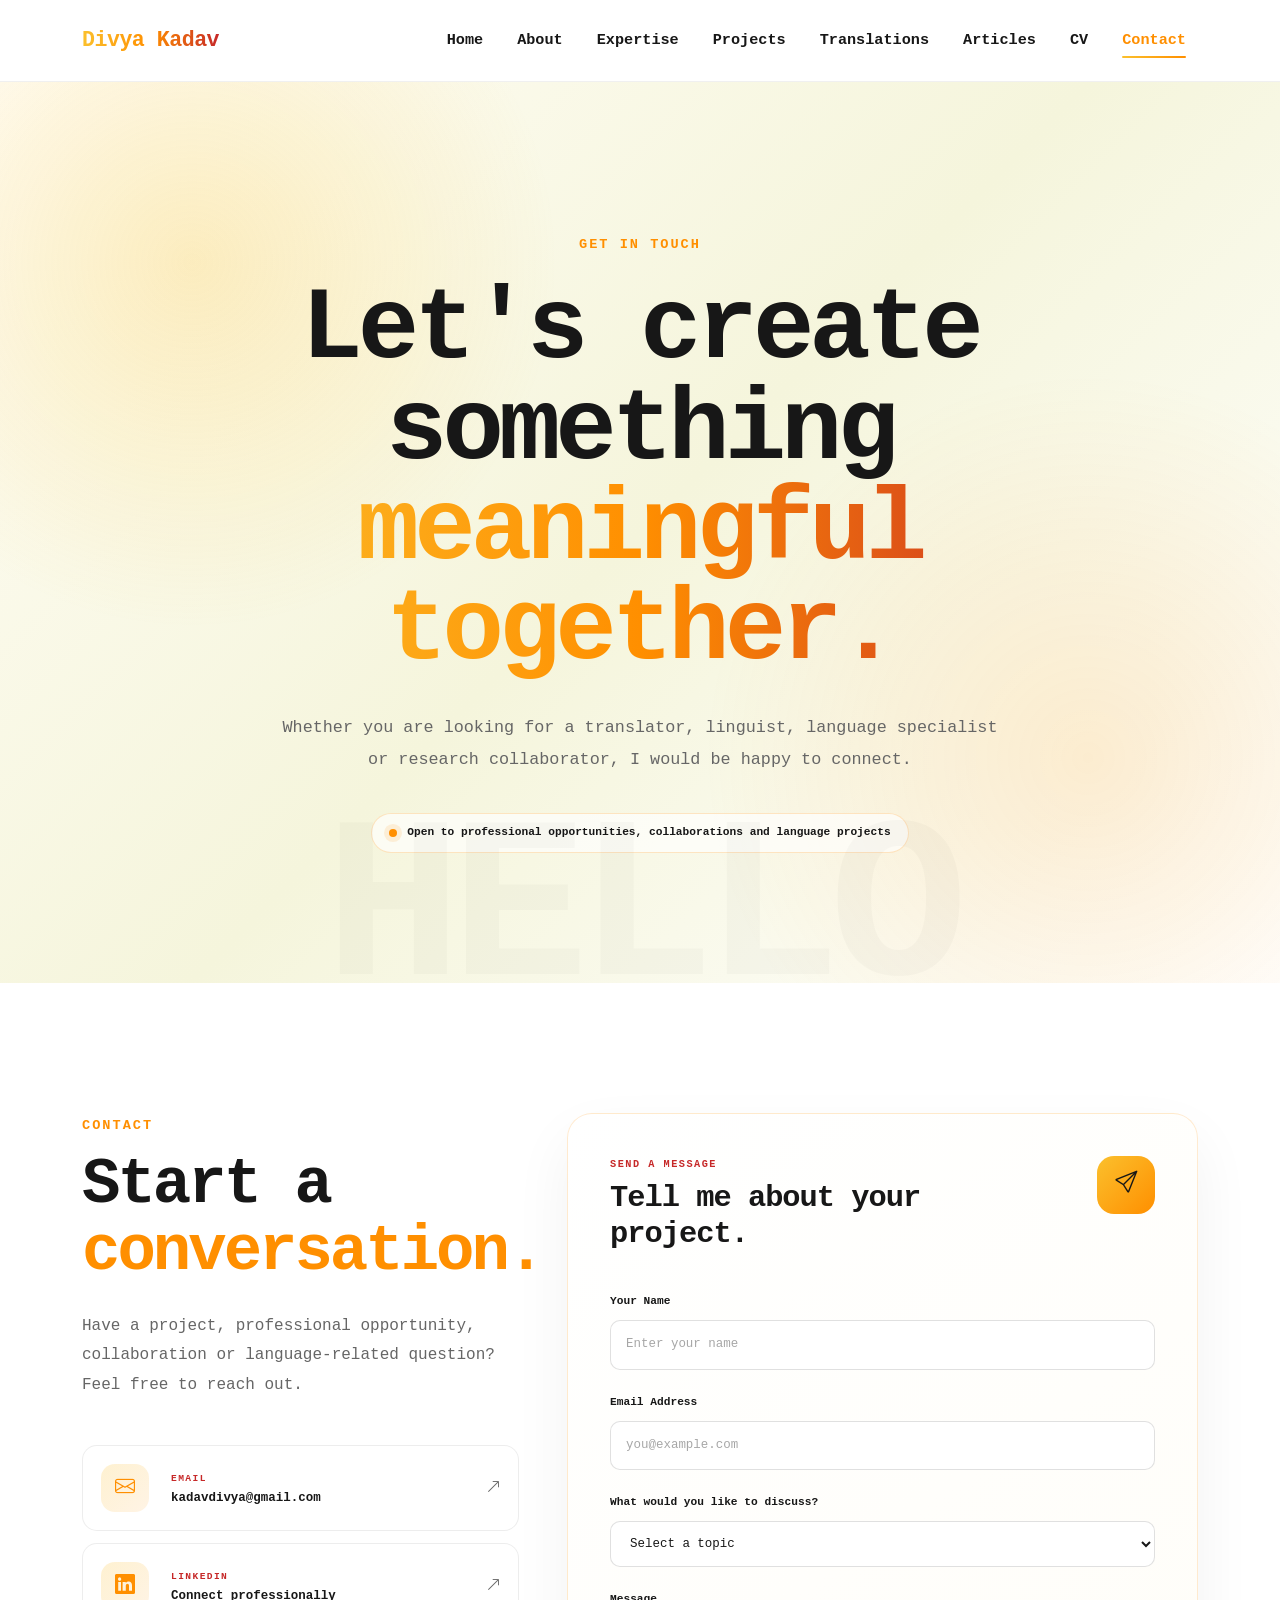
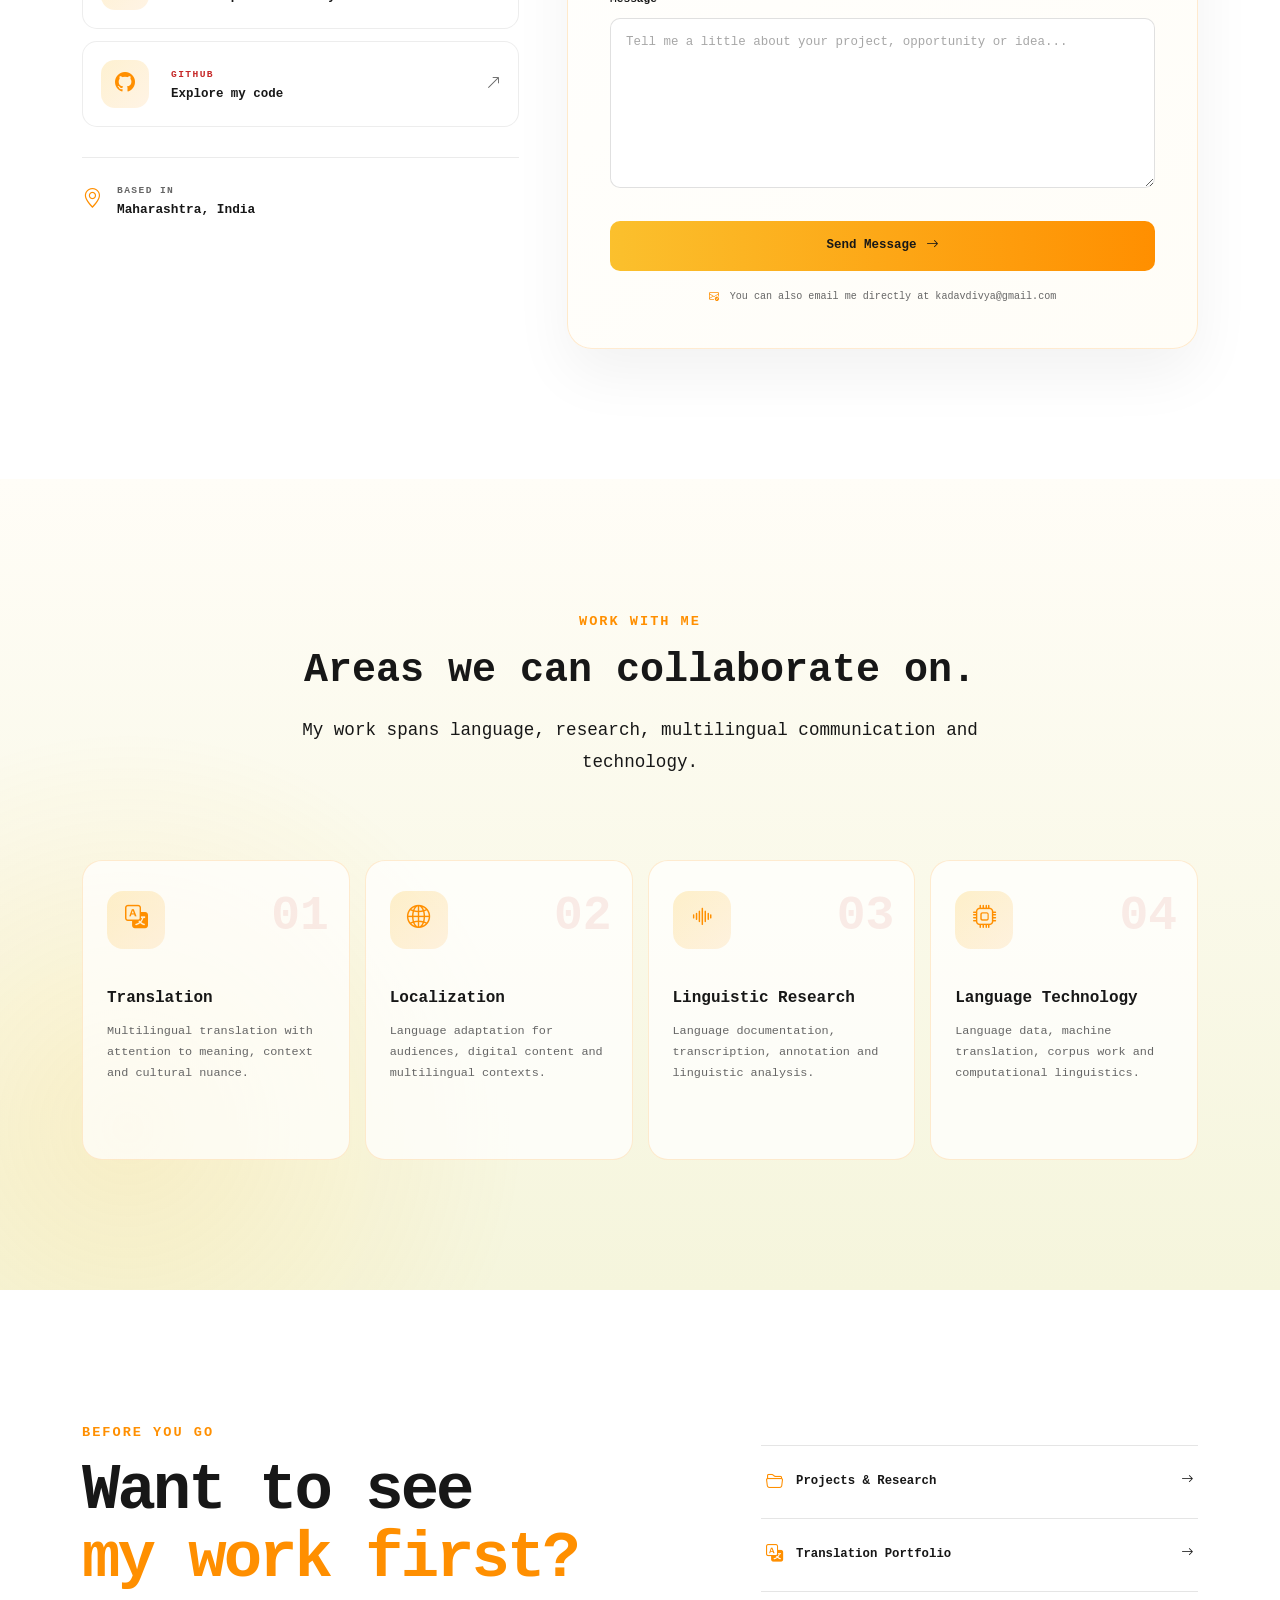
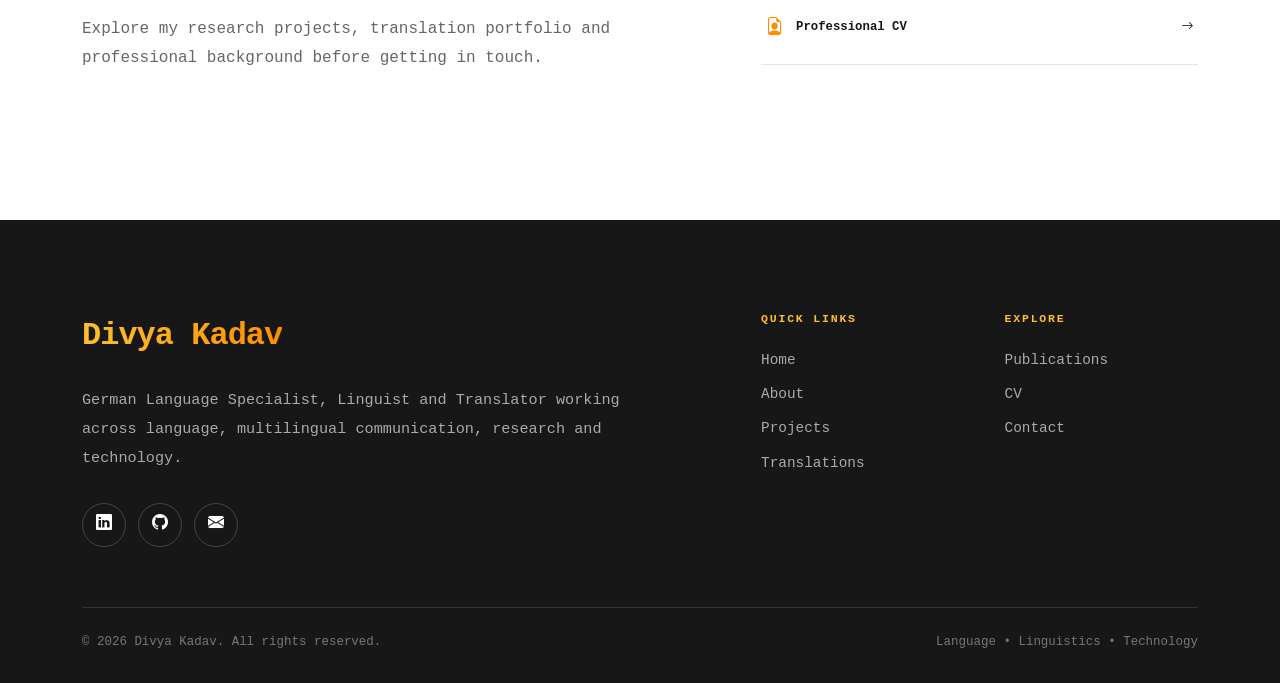
<file: contact.html>
<!DOCTYPE html>
<html lang="en">

<head>

    <meta charset="UTF-8">

    <meta name="viewport"
          content="width=device-width, initial-scale=1.0">

    <meta name="description"
          content="Contact Divya Kadav for translation, localization, linguistics, language research and multilingual communication opportunities.">

    <title>Contact | Divya Kadav</title>


    <!-- Bootstrap -->
    <link href="https://cdn.jsdelivr.net/npm/bootstrap@5.3.8/dist/css/bootstrap.min.css"
          rel="stylesheet">


    <!-- Bootstrap Icons -->
    <link rel="stylesheet"
          href="https://cdn.jsdelivr.net/npm/bootstrap-icons@1.13.1/font/bootstrap-icons.min.css">


    <!-- Main CSS -->
    <link rel="stylesheet"
          href="css/style.css">

</head>


<body>


<!-- ==================================================
     NAVBAR
     ================================================== -->

<nav class="navbar navbar-expand-lg portfolio-navbar">

    <div class="container">

        <a class="navbar-brand"
           href="index.html">
            Divya Kadav
        </a>


        <button class="navbar-toggler"
                type="button"
                data-bs-toggle="collapse"
                data-bs-target="#mainNavbar"
                aria-controls="mainNavbar"
                aria-expanded="false"
                aria-label="Toggle navigation">

            <span class="navbar-toggler-icon"></span>

        </button>


        <div class="collapse navbar-collapse"
             id="mainNavbar">

            <ul class="navbar-nav ms-auto">

                <li class="nav-item">
                    <a class="nav-link"
                       href="index.html">
                        Home
                    </a>
                </li>


                <li class="nav-item">
                    <a class="nav-link"
                       href="about.html">
                        About
                    </a>
                </li>


                <li class="nav-item">
                    <a class="nav-link"
                       href="index.html#expertise">
                        Expertise
                    </a>
                </li>


                <li class="nav-item">
                    <a class="nav-link"
                       href="projects.html">
                        Projects
                    </a>
                </li>


                <li class="nav-item">
                    <a class="nav-link"
                       href="translations.html">
                        Translations
                    </a>
                </li>


                <li class="nav-item">
                    <a class="nav-link"
                       href="index.html#articles">
                        Articles
                    </a>
                </li>


                <li class="nav-item">
                    <a class="nav-link"
                       href="cv.html">
                        CV
                    </a>
                </li>


                <li class="nav-item">
                    <a class="nav-link active"
                       href="contact.html">
                        Contact
                    </a>
                </li>

            </ul>

        </div>

    </div>

</nav>



<!-- ==================================================
     CONTACT HERO
     ================================================== -->

<section class="contact-page-hero">

    <div class="container">

        <div class="row justify-content-center text-center">

            <div class="col-lg-10">

                <p class="section-label">
                    GET IN TOUCH
                </p>


                <h1 class="contact-page-title">

                    Let's create something

                    <span>
                        meaningful together.
                    </span>

                </h1>


                <p class="contact-page-intro">

                    Whether you are looking for a translator,
                    linguist, language specialist or research
                    collaborator, I would be happy to connect.

                </p>


                <div class="contact-availability">

                    <span class="availability-dot"></span>

                    Open to professional opportunities,
                    collaborations and language projects

                </div>

            </div>

        </div>

    </div>

</section>



<!-- ==================================================
     CONTACT MAIN
     ================================================== -->

<section class="contact-main-section">

    <div class="container">

        <div class="row g-5">


            <!-- LEFT SIDE -->

            <div class="col-lg-5">

                <div class="contact-info-column">

                    <p class="section-label">
                        CONTACT
                    </p>


                    <h2 class="contact-info-title">

                        Start a

                        <span>
                            conversation.
                        </span>

                    </h2>


                    <p class="contact-info-description">

                        Have a project, professional opportunity,
                        collaboration or language-related question?
                        Feel free to reach out.

                    </p>



                    <!-- EMAIL -->

                    <a href="mailto:kadavdivya@gmail.com"
                       class="contact-info-card">

                        <div class="contact-info-icon">

                            <i class="bi bi-envelope"></i>

                        </div>


                        <div>

                            <p>
                                EMAIL
                            </p>

                            <h3>
                                kadavdivya@gmail.com
                            </h3>

                        </div>


                        <i class="bi bi-arrow-up-right contact-card-arrow"></i>

                    </a>



                    <!-- LINKEDIN -->

                    <a href="https://www.linkedin.com/in/divyakadav/"
                       target="_blank"
                       rel="noopener noreferrer"
                       class="contact-info-card">

                        <div class="contact-info-icon">

                            <i class="bi bi-linkedin"></i>

                        </div>


                        <div>

                            <p>
                                LINKEDIN
                            </p>

                            <h3>
                                Connect professionally
                            </h3>

                        </div>


                        <i class="bi bi-arrow-up-right contact-card-arrow"></i>

                    </a>



                    <!-- GITHUB -->

                    <a href="https://github.com/DivyaKadav"
                       target="_blank"
                       rel="noopener noreferrer"
                       class="contact-info-card">

                        <div class="contact-info-icon">

                            <i class="bi bi-github"></i>

                        </div>


                        <div>

                            <p>
                                GITHUB
                            </p>

                            <h3>
                                Explore my code
                            </h3>

                        </div>


                        <i class="bi bi-arrow-up-right contact-card-arrow"></i>

                    </a>



                    <!-- LOCATION -->

                    <div class="contact-location">

                        <i class="bi bi-geo-alt"></i>

                        <div>

                            <p>
                                BASED IN
                            </p>

                            <h3>
                                Maharashtra, India
                            </h3>

                        </div>

                    </div>

                </div>

            </div>



            <!-- ==================================================
                 RIGHT SIDE — CONTACT FORM
                 ================================================== -->

            <div class="col-lg-7">

                <div class="contact-form-wrapper">


                    <div class="contact-form-top">

                        <div>

                            <p>
                                SEND A MESSAGE
                            </p>

                            <h2>
                                Tell me about your project.
                            </h2>

                        </div>


                        <div class="contact-form-icon">

                            <i class="bi bi-send"></i>

                        </div>

                    </div>



                    <!-- CONTACT FORM -->

                    <form class="contact-form"
                          id="contactForm">


                        <!-- NAME -->

                        <div class="contact-form-group">

                            <label for="name">
                                Your Name
                            </label>


                            <input type="text"
                                   id="name"
                                   name="name"
                                   placeholder="Enter your name"
                                   maxlength="100"
                                   autocomplete="name"
                                   required>

                        </div>



                        <!-- EMAIL -->

                        <div class="contact-form-group">

                            <label for="email">
                                Email Address
                            </label>


                            <input type="email"
                                   id="email"
                                   name="email"
                                   placeholder="you@example.com"
                                   maxlength="200"
                                   autocomplete="email"
                                   required>

                        </div>



                        <!-- SUBJECT -->

                        <div class="contact-form-group">

                            <label for="subject">
                                What would you like to discuss?
                            </label>


                            <select id="subject"
                                    name="subject"
                                    required>

                                <option value=""
                                        selected
                                        disabled>

                                    Select a topic

                                </option>


                                <option value="Translation Project">

                                    Translation Project

                                </option>


                                <option value="Localization">

                                    Localization

                                </option>


                                <option value="German Language Work">

                                    German Language Work

                                </option>


                                <option value="Linguistic Research">

                                    Linguistic Research

                                </option>


                                <option value="Language Technology">

                                    Language Technology

                                </option>


                                <option value="Professional Opportunity">

                                    Professional Opportunity

                                </option>


                                <option value="Collaboration">

                                    Collaboration

                                </option>


                                <option value="Other">

                                    Other

                                </option>

                            </select>

                        </div>



                        <!-- MESSAGE -->

                        <div class="contact-form-group">

                            <label for="message">
                                Message
                            </label>


                            <textarea id="message"
                                      name="message"
                                      rows="7"
                                      maxlength="5000"
                                      placeholder="Tell me a little about your project, opportunity or idea..."
                                      required></textarea>

                        </div>



                        <!-- SEND BUTTON -->

                        <button type="submit"
                                class="contact-submit-button"
                                id="contactSubmitButton">

                            <span>
                                Send Message
                            </span>

                            <i class="bi bi-arrow-right"></i>

                        </button>



                        <!-- SUCCESS / ERROR MESSAGE -->

                        <div id="formStatus"
                             class="form-status"
                             aria-live="polite">
                        </div>



                        <p class="contact-form-note">

                            <i class="bi bi-envelope-check"></i>

                            You can also email me directly at
                            kadavdivya@gmail.com

                        </p>


                    </form>

                </div>

            </div>


        </div>

    </div>

</section>



<!-- ==================================================
     WORK WITH ME
     ================================================== -->

<section class="contact-work-section">

    <div class="container">


        <div class="row justify-content-center text-center">

            <div class="col-lg-8">

                <p class="section-label">
                    WORK WITH ME
                </p>


                <h2 class="section-title">
                    Areas we can collaborate on.
                </h2>


                <p class="section-description">

                    My work spans language, research,
                    multilingual communication and technology.

                </p>

            </div>

        </div>



        <div class="contact-work-grid">


            <!-- 01 -->

            <div class="contact-work-card">

                <span>
                    01
                </span>


                <div class="contact-work-icon">

                    <i class="bi bi-translate"></i>

                </div>


                <h3>
                    Translation
                </h3>


                <p>

                    Multilingual translation with attention
                    to meaning, context and cultural nuance.

                </p>

            </div>



            <!-- 02 -->

            <div class="contact-work-card">

                <span>
                    02
                </span>


                <div class="contact-work-icon">

                    <i class="bi bi-globe2"></i>

                </div>


                <h3>
                    Localization
                </h3>


                <p>

                    Language adaptation for audiences,
                    digital content and multilingual contexts.

                </p>

            </div>



            <!-- 03 -->

            <div class="contact-work-card">

                <span>
                    03
                </span>


                <div class="contact-work-icon">

                    <i class="bi bi-soundwave"></i>

                </div>


                <h3>
                    Linguistic Research
                </h3>


                <p>

                    Language documentation, transcription,
                    annotation and linguistic analysis.

                </p>

            </div>



            <!-- 04 -->

            <div class="contact-work-card">

                <span>
                    04
                </span>


                <div class="contact-work-icon">

                    <i class="bi bi-cpu"></i>

                </div>


                <h3>
                    Language Technology
                </h3>


                <p>

                    Language data, machine translation,
                    corpus work and computational linguistics.

                </p>

            </div>


        </div>

    </div>

</section>



<!-- ==================================================
     EXPLORE PORTFOLIO
     ================================================== -->

<section class="contact-explore-section">

    <div class="container">

        <div class="row align-items-center g-5">


            <div class="col-lg-7">

                <p class="section-label">
                    BEFORE YOU GO
                </p>


                <h2>

                    Want to see

                    <span>
                        my work first?
                    </span>

                </h2>


                <p>

                    Explore my research projects,
                    translation portfolio and professional
                    background before getting in touch.

                </p>

            </div>



            <div class="col-lg-5">

                <div class="contact-explore-links">


                    <a href="projects.html">

                        <span>

                            <i class="bi bi-folder2-open"></i>

                            Projects & Research

                        </span>

                        <i class="bi bi-arrow-right"></i>

                    </a>


                    <a href="translations.html">

                        <span>

                            <i class="bi bi-translate"></i>

                            Translation Portfolio

                        </span>

                        <i class="bi bi-arrow-right"></i>

                    </a>


                    <a href="cv.html">

                        <span>

                            <i class="bi bi-file-earmark-person"></i>

                            Professional CV

                        </span>

                        <i class="bi bi-arrow-right"></i>

                    </a>


                </div>

            </div>


        </div>

    </div>

</section>



<!-- ==================================================
     FOOTER
     ================================================== -->

<footer class="footer">

    <div class="container">


        <div class="row footer-main g-5">


            <div class="col-lg-7">

                <a href="index.html"
                   class="footer-brand">

                    Divya Kadav

                </a>


                <p class="footer-description">

                    German Language Specialist, Linguist and Translator
                    working across language, multilingual communication,
                    research and technology.

                </p>


                <div class="footer-socials">


                    <a href="https://www.linkedin.com/in/divyakadav/"
                       target="_blank"
                       rel="noopener noreferrer"
                       aria-label="LinkedIn">

                        <i class="bi bi-linkedin"></i>

                    </a>


                    <a href="https://github.com/DivyaKadav"
                       target="_blank"
                       rel="noopener noreferrer"
                       aria-label="GitHub">

                        <i class="bi bi-github"></i>

                    </a>


                    <a href="mailto:kadavdivya@gmail.com"
                       aria-label="Email">

                        <i class="bi bi-envelope-fill"></i>

                    </a>


                </div>

            </div>



            <div class="col-lg-5">

                <div class="footer-navigation">


                    <div class="footer-link-group">

                        <p class="footer-heading">
                            QUICK LINKS
                        </p>

                        <a href="index.html">
                            Home
                        </a>

                        <a href="about.html">
                            About
                        </a>

                        <a href="projects.html">
                            Projects
                        </a>

                        <a href="translations.html">
                            Translations
                        </a>

                    </div>


                    <div class="footer-link-group">

                        <p class="footer-heading">
                            EXPLORE
                        </p>

                        <a href="index.html#articles">
                            Publications
                        </a>

                        <a href="cv.html">
                            CV
                        </a>

                        <a href="contact.html">
                            Contact
                        </a>

                    </div>


                </div>

            </div>


        </div>



        <div class="footer-bottom">

            <p>
                © 2026 Divya Kadav. All rights reserved.
            </p>


            <p class="footer-tagline">
                Language • Linguistics • Technology
            </p>

        </div>


    </div>

</footer>



<!-- ==================================================
     JAVASCRIPT
     ================================================== -->

<script src="https://cdn.jsdelivr.net/npm/bootstrap@5.3.8/dist/js/bootstrap.bundle.min.js"></script>

<script src="js/script.js"></script>


</body>

</html>
</file>
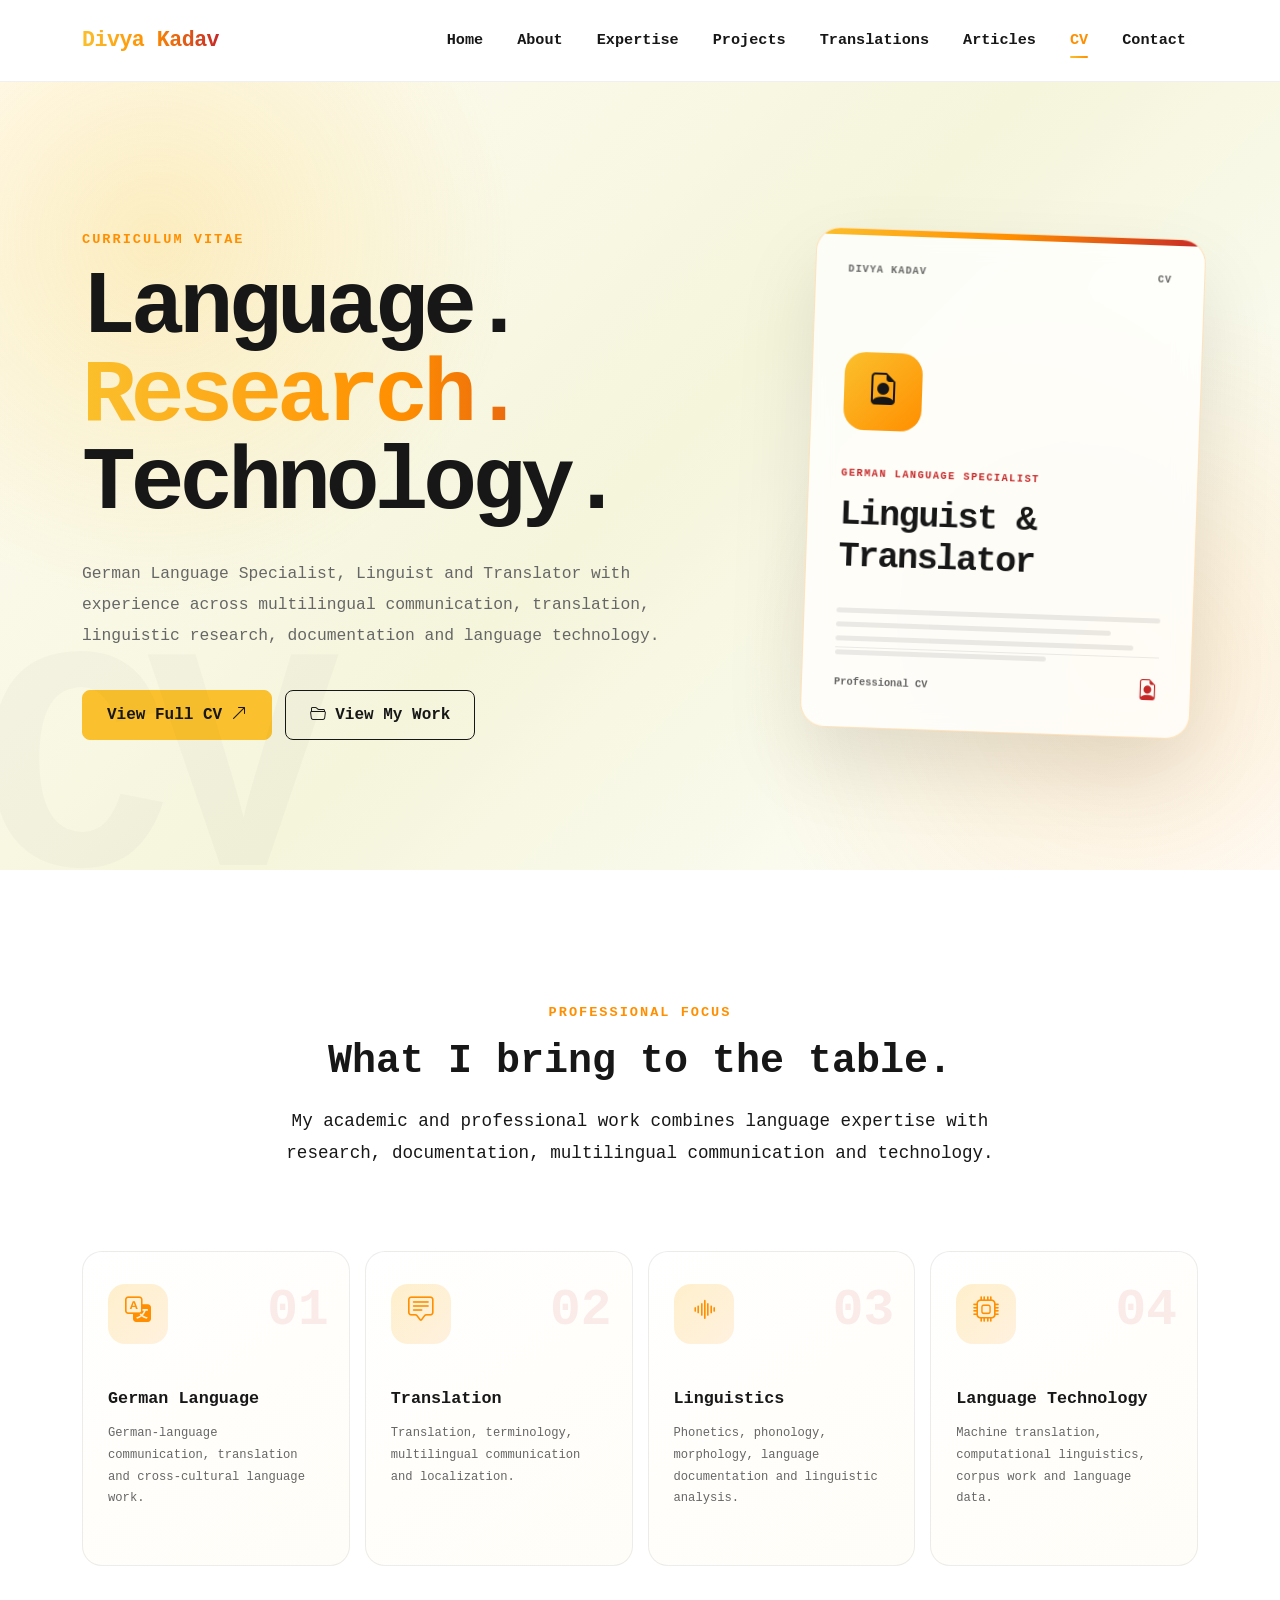
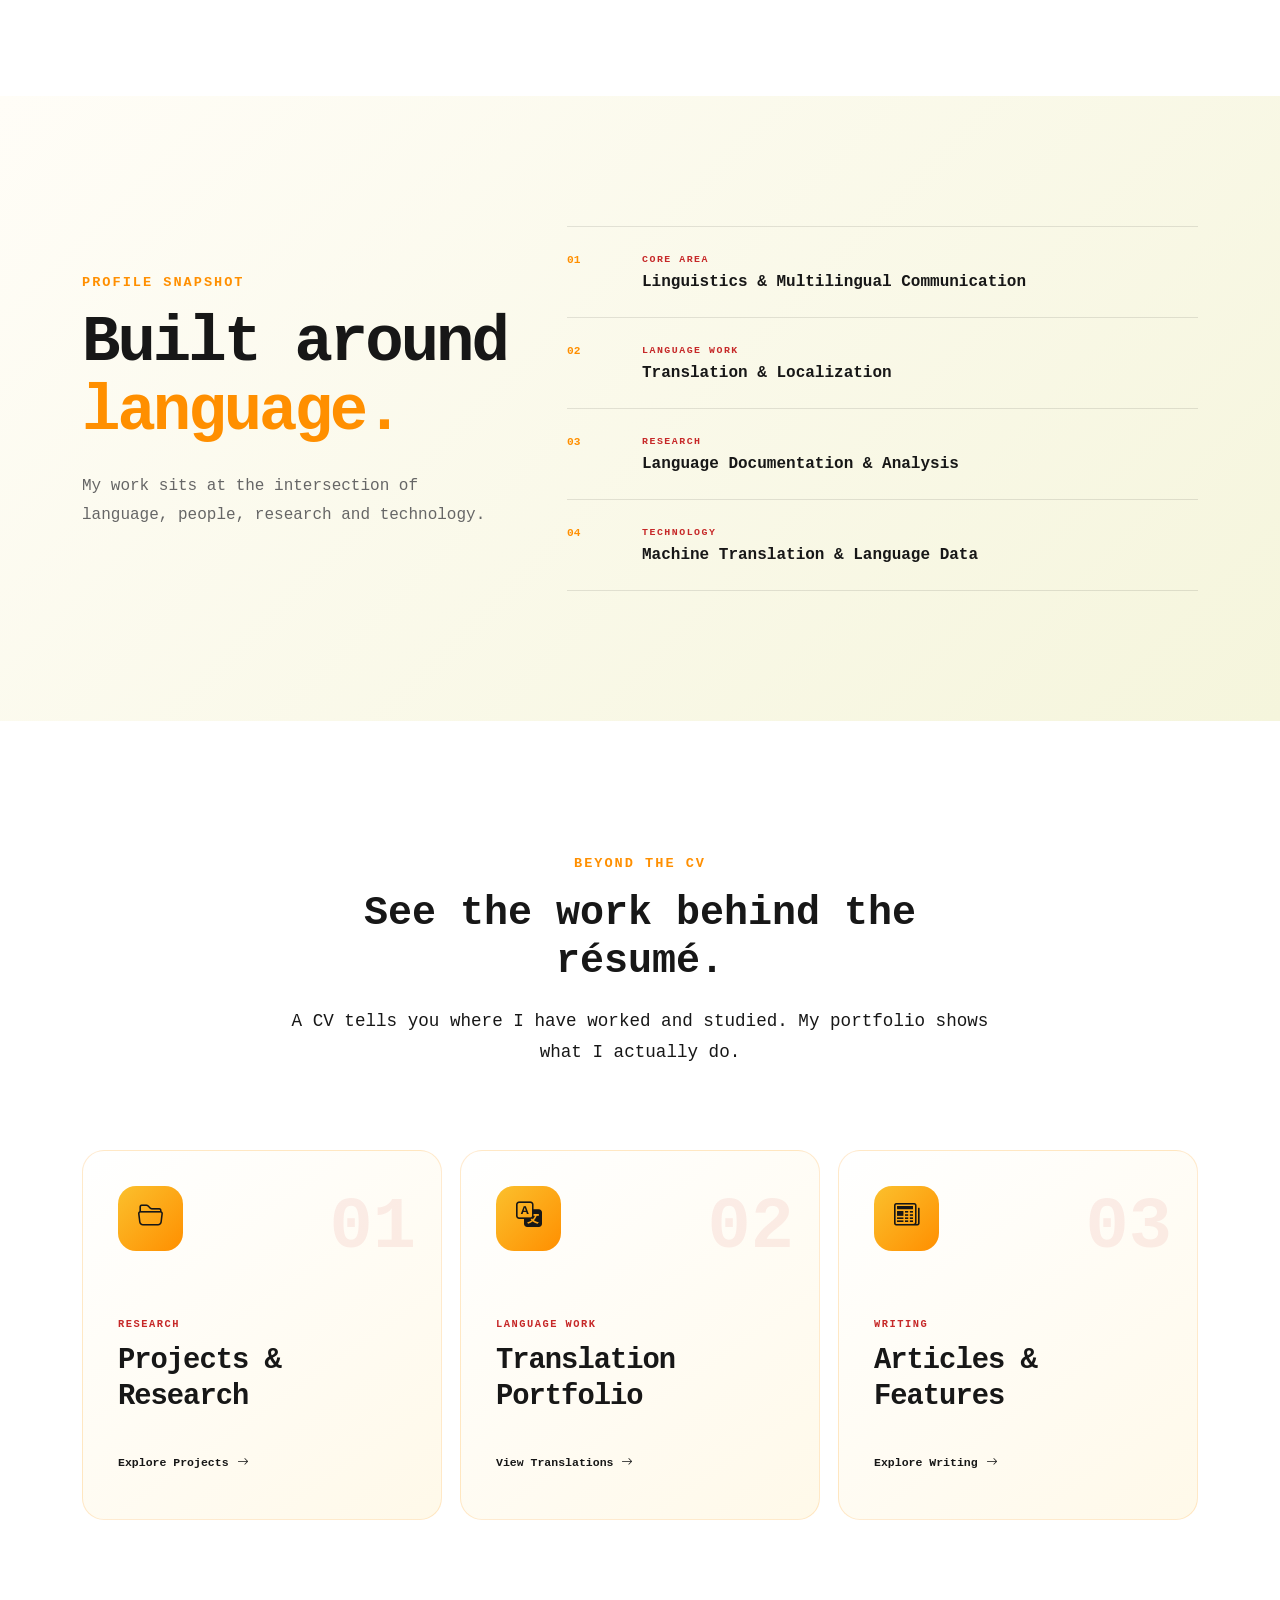
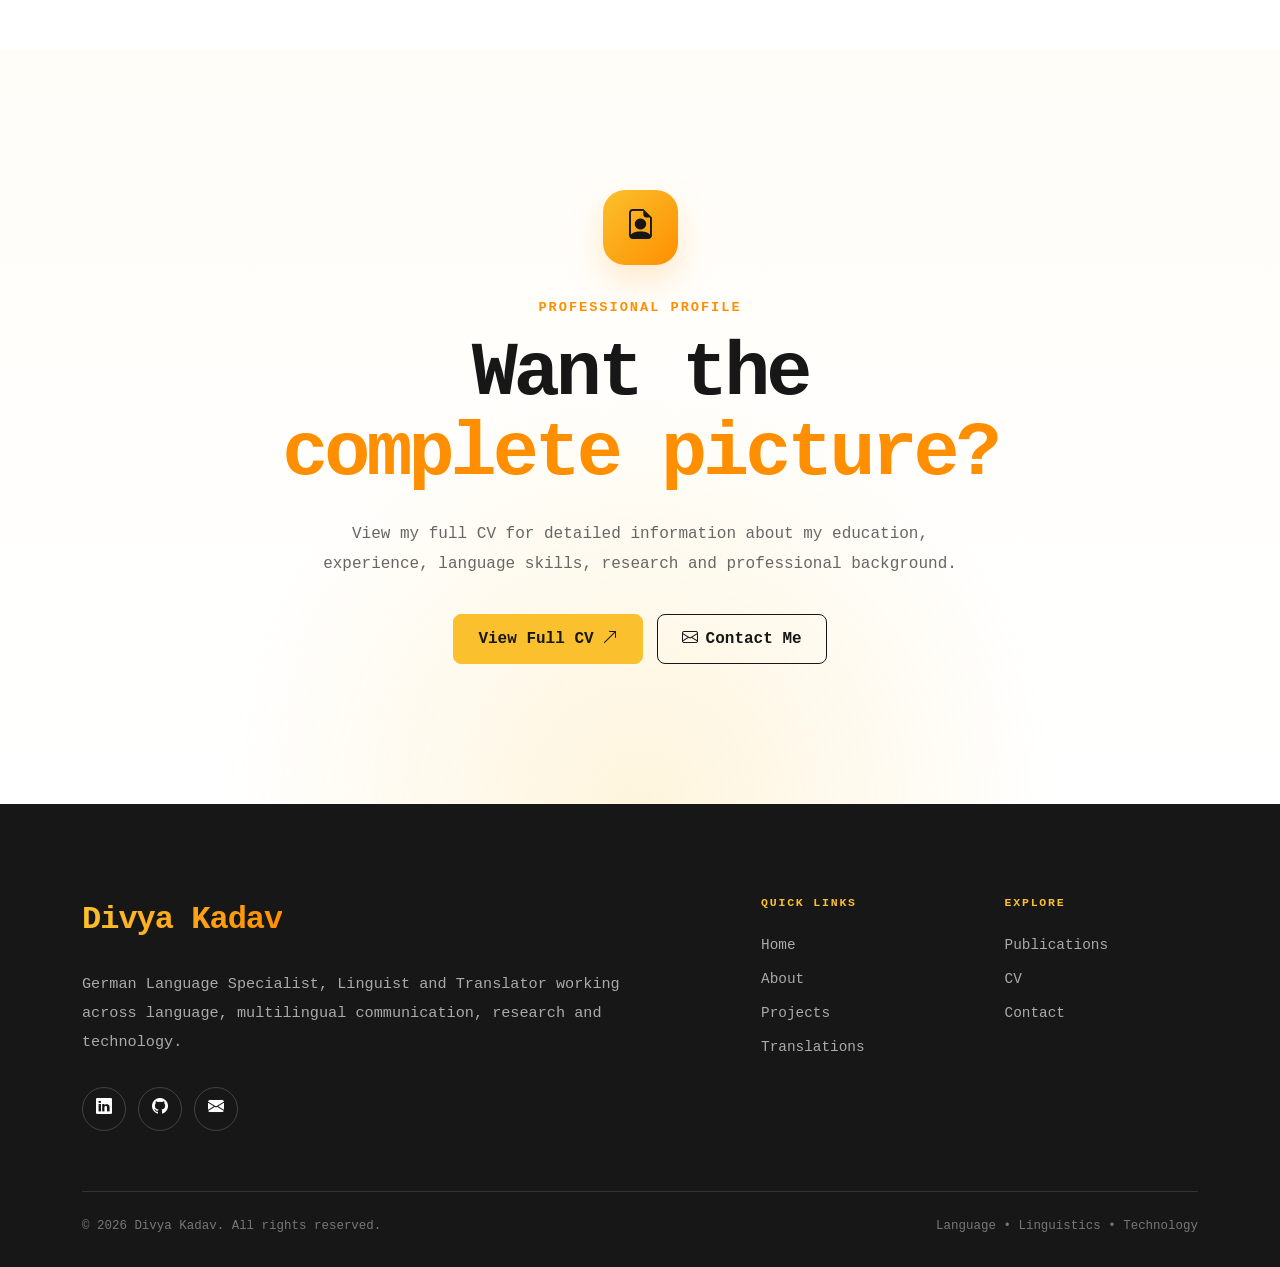
<file: cv.html>
<!DOCTYPE html>
<html lang="en">

<head>

    <meta charset="UTF-8">

    <meta name="viewport"
          content="width=device-width, initial-scale=1.0">

    <meta name="description"
          content="Professional CV of Divya Kadav, German Language Specialist, Linguist and Translator.">

    <title>CV | Divya Kadav</title>


    <!-- Bootstrap -->
    <link href="https://cdn.jsdelivr.net/npm/bootstrap@5.3.8/dist/css/bootstrap.min.css"
          rel="stylesheet">


    <!-- Bootstrap Icons -->
    <link rel="stylesheet"
          href="https://cdn.jsdelivr.net/npm/bootstrap-icons@1.13.1/font/bootstrap-icons.min.css">


    <!-- Main CSS -->
    <link rel="stylesheet"
          href="css/style.css">

</head>


<body>


<!-- ==================================================
     NAVBAR
     ================================================== -->

<nav class="navbar navbar-expand-lg portfolio-navbar">

    <div class="container">

        <a class="navbar-brand"
           href="index.html">
            Divya Kadav
        </a>


        <button class="navbar-toggler"
                type="button"
                data-bs-toggle="collapse"
                data-bs-target="#mainNavbar"
                aria-controls="mainNavbar"
                aria-expanded="false"
                aria-label="Toggle navigation">

            <span class="navbar-toggler-icon"></span>

        </button>


        <div class="collapse navbar-collapse"
             id="mainNavbar">

            <ul class="navbar-nav ms-auto">


                <li class="nav-item">

                    <a class="nav-link"
                       href="index.html">
                        Home
                    </a>

                </li>


                <li class="nav-item">

                    <a class="nav-link"
                       href="about.html">
                        About
                    </a>

                </li>


                <li class="nav-item">

                    <a class="nav-link"
                       href="index.html#expertise">
                        Expertise
                    </a>

                </li>


                <li class="nav-item">

                    <a class="nav-link"
                       href="projects.html">
                        Projects
                    </a>

                </li>


                <li class="nav-item">

                    <a class="nav-link"
                       href="translations.html">
                        Translations
                    </a>

                </li>


                <li class="nav-item">

                    <a class="nav-link"
                       href="index.html#articles">
                        Articles
                    </a>

                </li>


                <li class="nav-item">

                    <a class="nav-link active"
                       href="cv.html">
                        CV
                    </a>

                </li>


                <li class="nav-item">

                    <a class="nav-link"
                       href="contact.html">
                        Contact
                    </a>

                </li>


            </ul>

        </div>

    </div>

</nav>



<!-- ==================================================
     CV HERO
     ================================================== -->

<section class="cv-hero">

    <div class="container">

        <div class="row align-items-center g-5">


            <!-- LEFT -->

            <div class="col-lg-7">

                <p class="section-label">
                    CURRICULUM VITAE
                </p>


                <h1 class="cv-hero-title">

                    Language.

                    <span>
                        Research.
                    </span>

                    Technology.

                </h1>


                <p class="cv-hero-description">

                    German Language Specialist, Linguist and Translator
                    with experience across multilingual communication,
                    translation, linguistic research, documentation and
                    language technology.

                </p>


                <div class="cv-hero-buttons">


                    <!-- VIEW CV -->

                    <a href="https://docs.google.com/document/d/1-anX6K88M05gQb77KHVtB8S4x8s5GxDIwaytFaXX5Eo/edit?usp=sharing"
                       target="_blank"
                       rel="noopener noreferrer"
                       class="btn btn-primary">

                        View Full CV

                        <i class="bi bi-arrow-up-right"></i>

                    </a>


                    <!-- VIEW PROJECTS -->

                    <a href="projects.html"
                       class="btn btn-outline-dark">

                        <i class="bi bi-folder2-open"></i>

                        View My Work

                    </a>


                </div>

            </div>



            <!-- RIGHT -->

            <div class="col-lg-5">

                <div class="cv-document-card">


                    <div class="cv-document-top">

                        <span>
                            DIVYA KADAV
                        </span>

                        <span>
                            CV
                        </span>

                    </div>


                    <div class="cv-document-icon">

                        <i class="bi bi-file-earmark-person"></i>

                    </div>


                    <div class="cv-document-content">

                        <p>
                            GERMAN LANGUAGE SPECIALIST
                        </p>


                        <h2>
                            Linguist &
                            Translator
                        </h2>


                        <div class="cv-document-lines">

                            <span></span>

                            <span></span>

                            <span></span>

                            <span></span>

                        </div>

                    </div>


                    <div class="cv-document-bottom">

                        <span>
                            Professional CV
                        </span>

                        <i class="bi bi-file-earmark-person"></i>

                    </div>


                </div>

            </div>


        </div>

    </div>

</section>



<!-- ==================================================
     PROFESSIONAL FOCUS
     ================================================== -->

<section class="cv-focus-section">

    <div class="container">


        <div class="row justify-content-center text-center">

            <div class="col-lg-8">

                <p class="section-label">
                    PROFESSIONAL FOCUS
                </p>


                <h2 class="section-title">
                    What I bring to the table.
                </h2>


                <p class="section-description">

                    My academic and professional work combines
                    language expertise with research, documentation,
                    multilingual communication and technology.

                </p>

            </div>

        </div>



        <div class="cv-focus-grid">


            <!-- 01 -->

            <div class="cv-focus-card">

                <span class="cv-focus-number">
                    01
                </span>


                <div class="cv-focus-icon">

                    <i class="bi bi-translate"></i>

                </div>


                <h3>
                    German Language
                </h3>


                <p>

                    German-language communication,
                    translation and cross-cultural
                    language work.

                </p>

            </div>



            <!-- 02 -->

            <div class="cv-focus-card">

                <span class="cv-focus-number">
                    02
                </span>


                <div class="cv-focus-icon">

                    <i class="bi bi-chat-square-text"></i>

                </div>


                <h3>
                    Translation
                </h3>


                <p>

                    Translation, terminology,
                    multilingual communication
                    and localization.

                </p>

            </div>



            <!-- 03 -->

            <div class="cv-focus-card">

                <span class="cv-focus-number">
                    03
                </span>


                <div class="cv-focus-icon">

                    <i class="bi bi-soundwave"></i>

                </div>


                <h3>
                    Linguistics
                </h3>


                <p>

                    Phonetics, phonology, morphology,
                    language documentation and
                    linguistic analysis.

                </p>

            </div>



            <!-- 04 -->

            <div class="cv-focus-card">

                <span class="cv-focus-number">
                    04
                </span>


                <div class="cv-focus-icon">

                    <i class="bi bi-cpu"></i>

                </div>


                <h3>
                    Language Technology
                </h3>


                <p>

                    Machine translation,
                    computational linguistics,
                    corpus work and language data.

                </p>

            </div>


        </div>

    </div>

</section>



<!-- ==================================================
     PROFILE SNAPSHOT
     ================================================== -->

<section class="cv-snapshot-section">

    <div class="container">

        <div class="row g-5 align-items-center">


            <!-- LEFT -->

            <div class="col-lg-5">

                <p class="section-label">
                    PROFILE SNAPSHOT
                </p>


                <h2 class="cv-snapshot-title">

                    Built around

                    <span>
                        language.
                    </span>

                </h2>


                <p class="cv-snapshot-description">

                    My work sits at the intersection of language,
                    people, research and technology.

                </p>

            </div>



            <!-- RIGHT -->

            <div class="col-lg-7">

                <div class="cv-snapshot-list">


                    <!-- 01 -->

                    <div class="cv-snapshot-item">

                        <span>
                            01
                        </span>

                        <div>

                            <p>
                                CORE AREA
                            </p>

                            <h3>
                                Linguistics & Multilingual Communication
                            </h3>

                        </div>

                    </div>



                    <!-- 02 -->

                    <div class="cv-snapshot-item">

                        <span>
                            02
                        </span>

                        <div>

                            <p>
                                LANGUAGE WORK
                            </p>

                            <h3>
                                Translation & Localization
                            </h3>

                        </div>

                    </div>



                    <!-- 03 -->

                    <div class="cv-snapshot-item">

                        <span>
                            03
                        </span>

                        <div>

                            <p>
                                RESEARCH
                            </p>

                            <h3>
                                Language Documentation & Analysis
                            </h3>

                        </div>

                    </div>



                    <!-- 04 -->

                    <div class="cv-snapshot-item">

                        <span>
                            04
                        </span>

                        <div>

                            <p>
                                TECHNOLOGY
                            </p>

                            <h3>
                                Machine Translation & Language Data
                            </h3>

                        </div>

                    </div>


                </div>

            </div>


        </div>

    </div>

</section>



<!-- ==================================================
     EXPLORE WORK
     ================================================== -->

<section class="cv-explore-section">

    <div class="container">


        <div class="row justify-content-center text-center">

            <div class="col-lg-8">

                <p class="section-label">
                    BEYOND THE CV
                </p>


                <h2 class="section-title">
                    See the work behind the résumé.
                </h2>


                <p class="section-description">

                    A CV tells you where I have worked and studied.
                    My portfolio shows what I actually do.

                </p>

            </div>

        </div>



        <div class="cv-explore-grid">


            <!-- PROJECTS -->

            <a href="projects.html"
               class="cv-explore-card">


                <span class="cv-explore-number">
                    01
                </span>


                <div class="cv-explore-icon">

                    <i class="bi bi-folder2-open"></i>

                </div>


                <p>
                    RESEARCH
                </p>


                <h3>
                    Projects &
                    Research
                </h3>


                <span class="cv-explore-link">

                    Explore Projects

                    <i class="bi bi-arrow-right"></i>

                </span>


            </a>



            <!-- TRANSLATIONS -->

            <a href="translations.html"
               class="cv-explore-card">


                <span class="cv-explore-number">
                    02
                </span>


                <div class="cv-explore-icon">

                    <i class="bi bi-translate"></i>

                </div>


                <p>
                    LANGUAGE WORK
                </p>


                <h3>
                    Translation
                    Portfolio
                </h3>


                <span class="cv-explore-link">

                    View Translations

                    <i class="bi bi-arrow-right"></i>

                </span>


            </a>



            <!-- ARTICLES -->

            <a href="index.html#articles"
               class="cv-explore-card">


                <span class="cv-explore-number">
                    03
                </span>


                <div class="cv-explore-icon">

                    <i class="bi bi-newspaper"></i>

                </div>


                <p>
                    WRITING
                </p>


                <h3>
                    Articles &
                    Features
                </h3>


                <span class="cv-explore-link">

                    Explore Writing

                    <i class="bi bi-arrow-right"></i>

                </span>


            </a>


        </div>

    </div>

</section>



<!-- ==================================================
     CV CTA
     ================================================== -->

<section class="cv-download-section">

    <div class="container">

        <div class="row justify-content-center text-center">

            <div class="col-lg-9">


                <div class="cv-download-icon">

                    <i class="bi bi-file-earmark-person"></i>

                </div>


                <p class="section-label">
                    PROFESSIONAL PROFILE
                </p>


                <h2>

                    Want the

                    <span>
                        complete picture?
                    </span>

                </h2>


                <p>

                    View my full CV for detailed information
                    about my education, experience, language
                    skills, research and professional background.

                </p>


                <div class="cv-download-buttons">


                    <!-- GOOGLE DOCS CV -->

                    <a href="https://docs.google.com/document/d/1-anX6K88M05gQb77KHVtB8S4x8s5GxDIwaytFaXX5Eo/edit?usp=sharing"
                       target="_blank"
                       rel="noopener noreferrer"
                       class="btn btn-primary">

                        View Full CV

                        <i class="bi bi-arrow-up-right"></i>

                    </a>


                    <!-- CONTACT -->

                    <a href="contact.html"
                       class="btn btn-outline-dark">

                        <i class="bi bi-envelope"></i>

                        Contact Me

                    </a>


                </div>


            </div>

        </div>

    </div>

</section>



<!-- ==================================================
     FOOTER
     ================================================== -->

<footer class="footer">

    <div class="container">


        <div class="row footer-main g-5">


            <!-- LEFT -->

            <div class="col-lg-7">

                <a href="index.html"
                   class="footer-brand">

                    Divya Kadav

                </a>


                <p class="footer-description">

                    German Language Specialist, Linguist and Translator
                    working across language, multilingual communication,
                    research and technology.

                </p>


                <div class="footer-socials">


                    <!-- LINKEDIN -->

                    <a href="https://www.linkedin.com/in/divyakadav/"
                       target="_blank"
                       rel="noopener noreferrer"
                       aria-label="LinkedIn">

                        <i class="bi bi-linkedin"></i>

                    </a>


                    <!-- GITHUB -->

                    <a href="https://github.com/DivyaKadav"
                       target="_blank"
                       rel="noopener noreferrer"
                       aria-label="GitHub">

                        <i class="bi bi-github"></i>

                    </a>


                    <!-- EMAIL -->

                    <a href="mailto:kadavdivya@gmail.com"
                       aria-label="Email">

                        <i class="bi bi-envelope-fill"></i>

                    </a>


                </div>

            </div>



            <!-- RIGHT -->

            <div class="col-lg-5">

                <div class="footer-navigation">


                    <div class="footer-link-group">

                        <p class="footer-heading">
                            QUICK LINKS
                        </p>


                        <a href="index.html">
                            Home
                        </a>


                        <a href="about.html">
                            About
                        </a>


                        <a href="projects.html">
                            Projects
                        </a>


                        <a href="translations.html">
                            Translations
                        </a>

                    </div>



                    <div class="footer-link-group">

                        <p class="footer-heading">
                            EXPLORE
                        </p>


                        <a href="index.html#articles">
                            Publications
                        </a>


                        <a href="cv.html">
                            CV
                        </a>


                        <a href="contact.html">
                            Contact
                        </a>

                    </div>


                </div>

            </div>


        </div>



        <div class="footer-bottom">

            <p>
                © 2026 Divya Kadav. All rights reserved.
            </p>


            <p class="footer-tagline">
                Language • Linguistics • Technology
            </p>

        </div>


    </div>

</footer>



<!-- ==================================================
     JAVASCRIPT
     ================================================== -->

<script src="https://cdn.jsdelivr.net/npm/bootstrap@5.3.8/dist/js/bootstrap.bundle.min.js"></script>

<script src="js/script.js"></script>


</body>

</html>
</file>
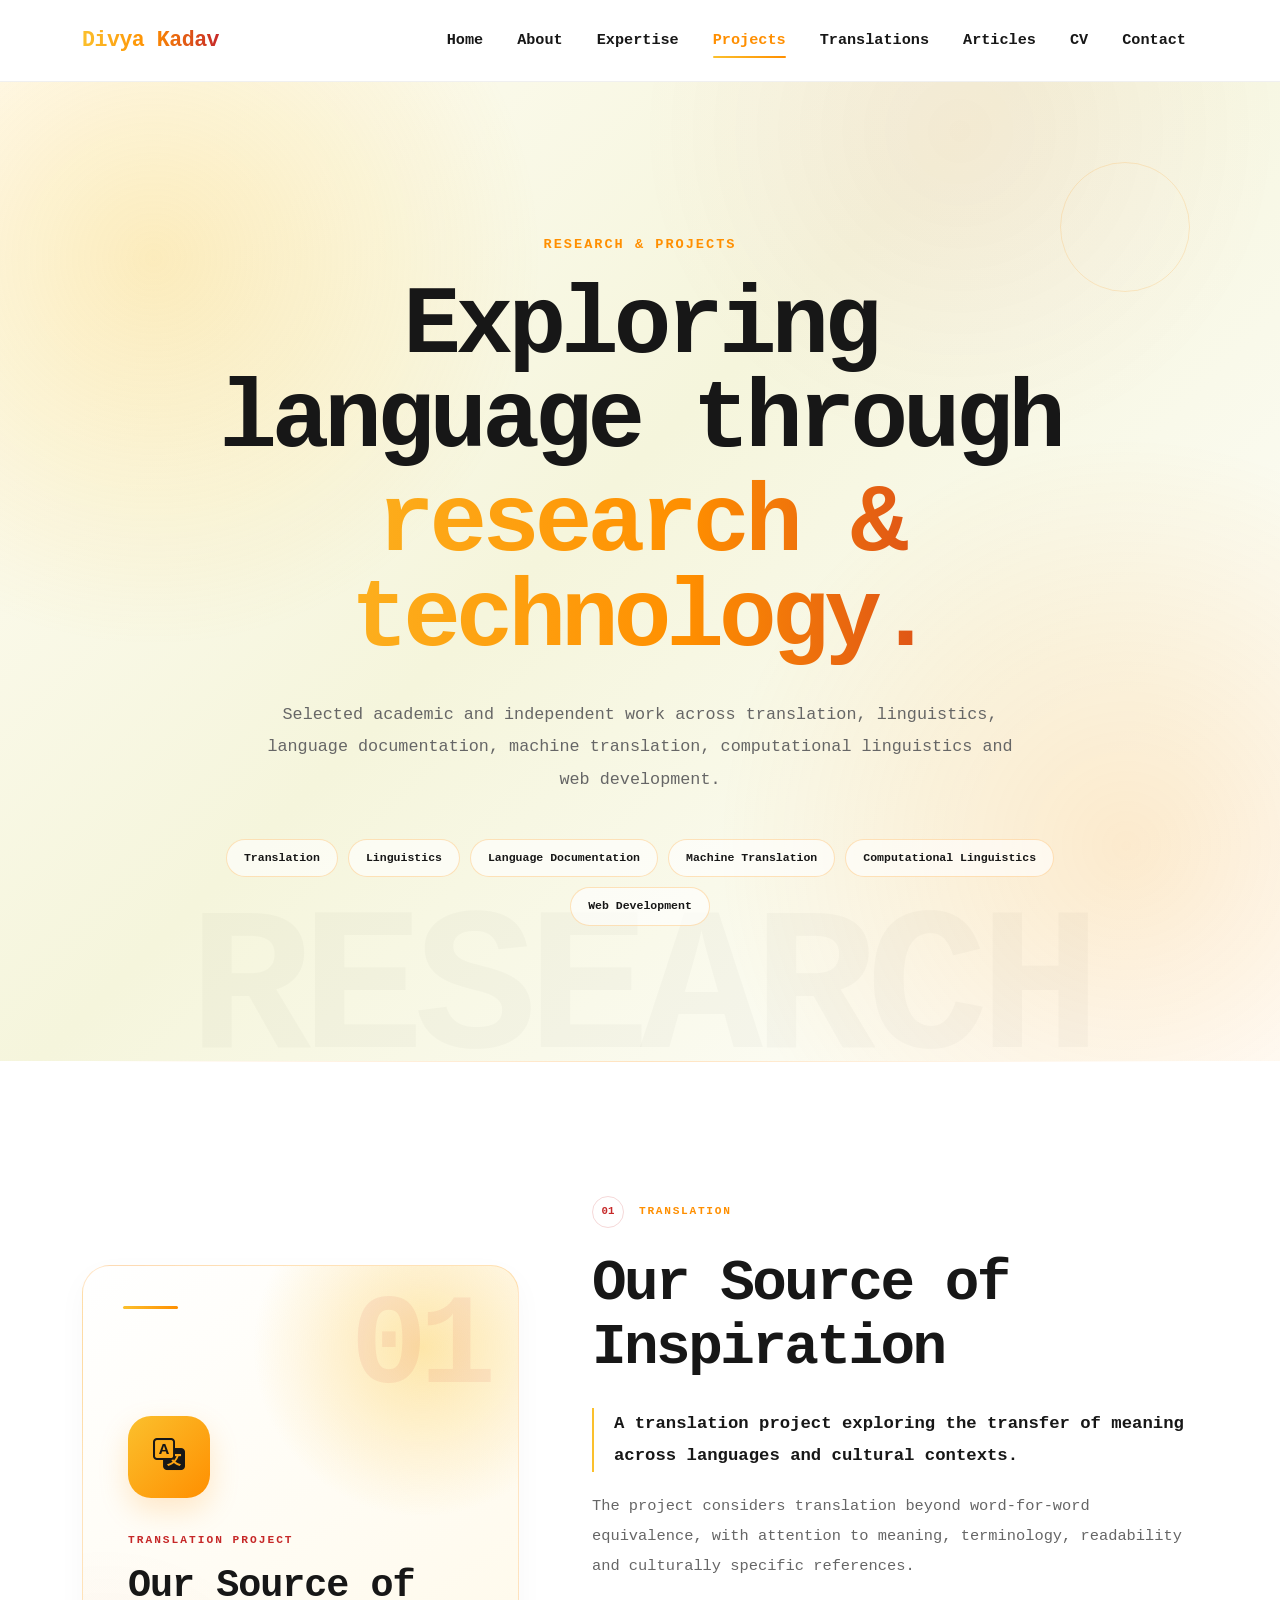
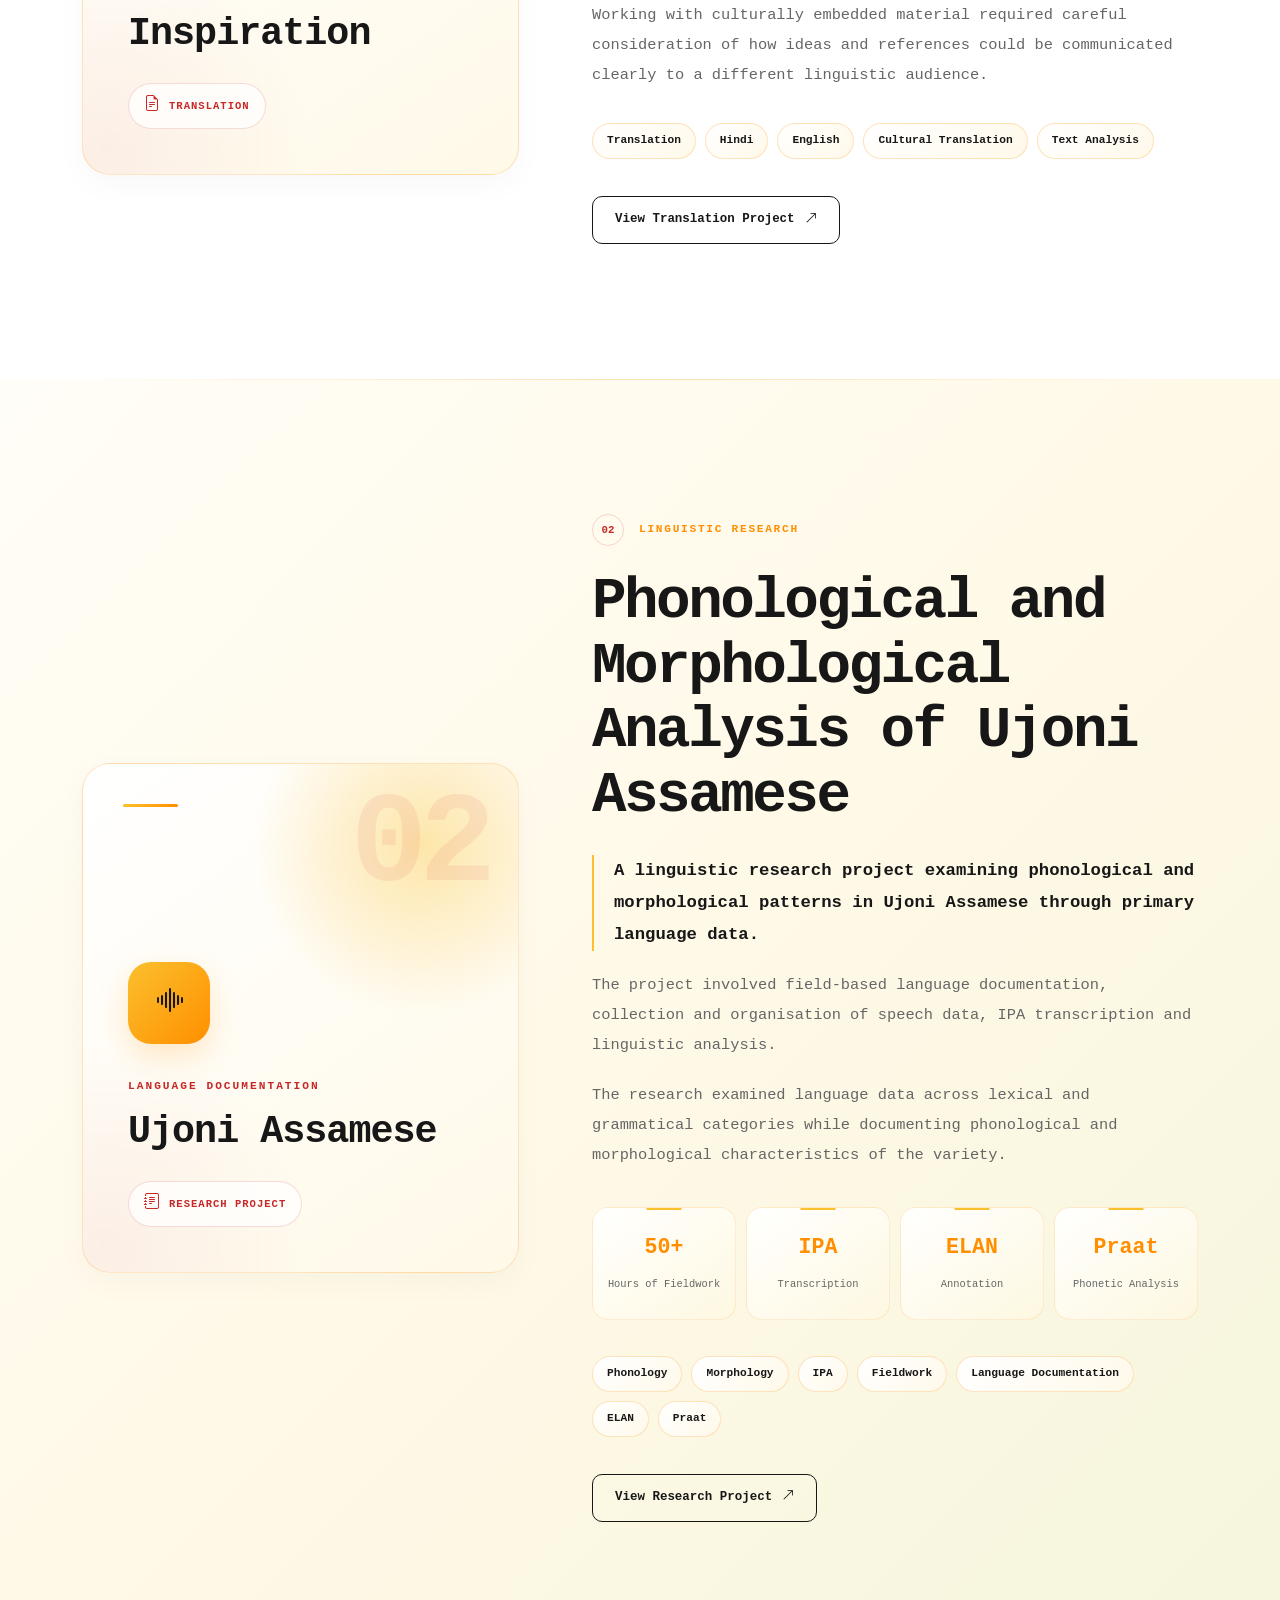
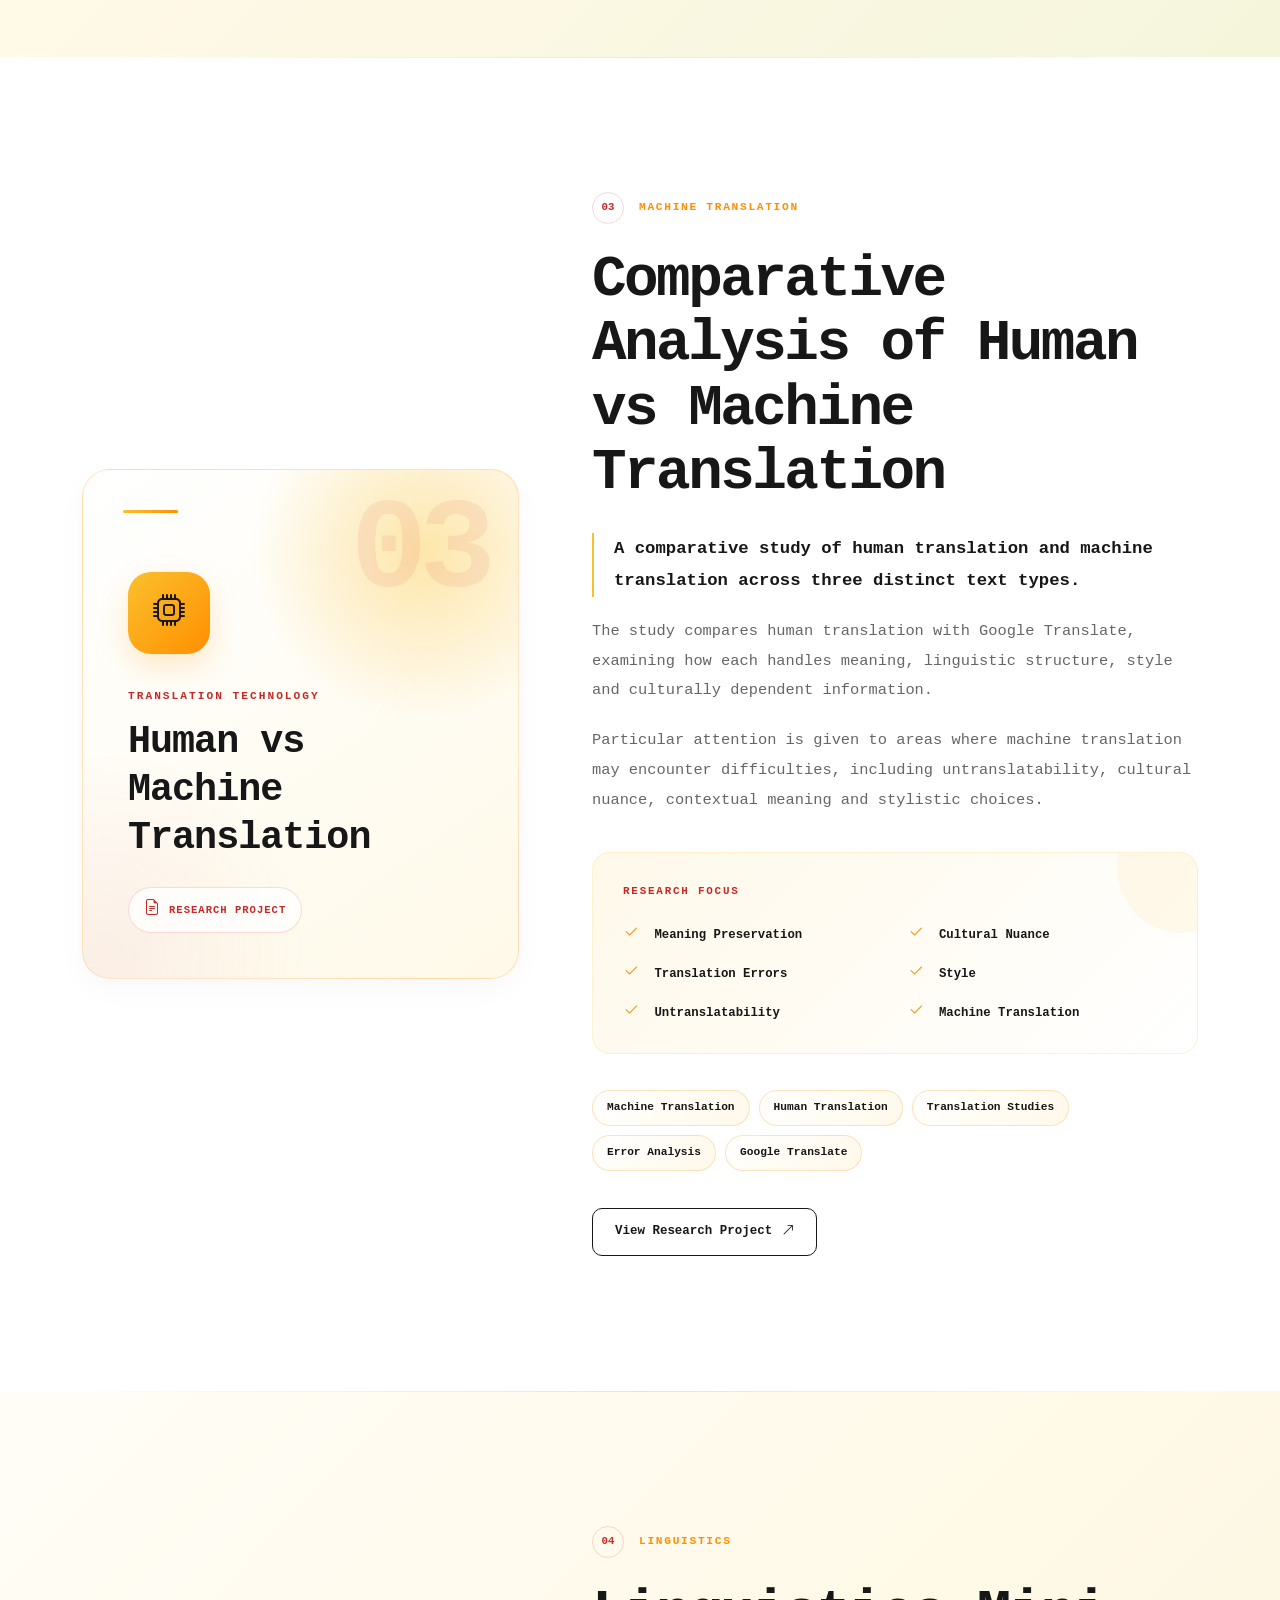
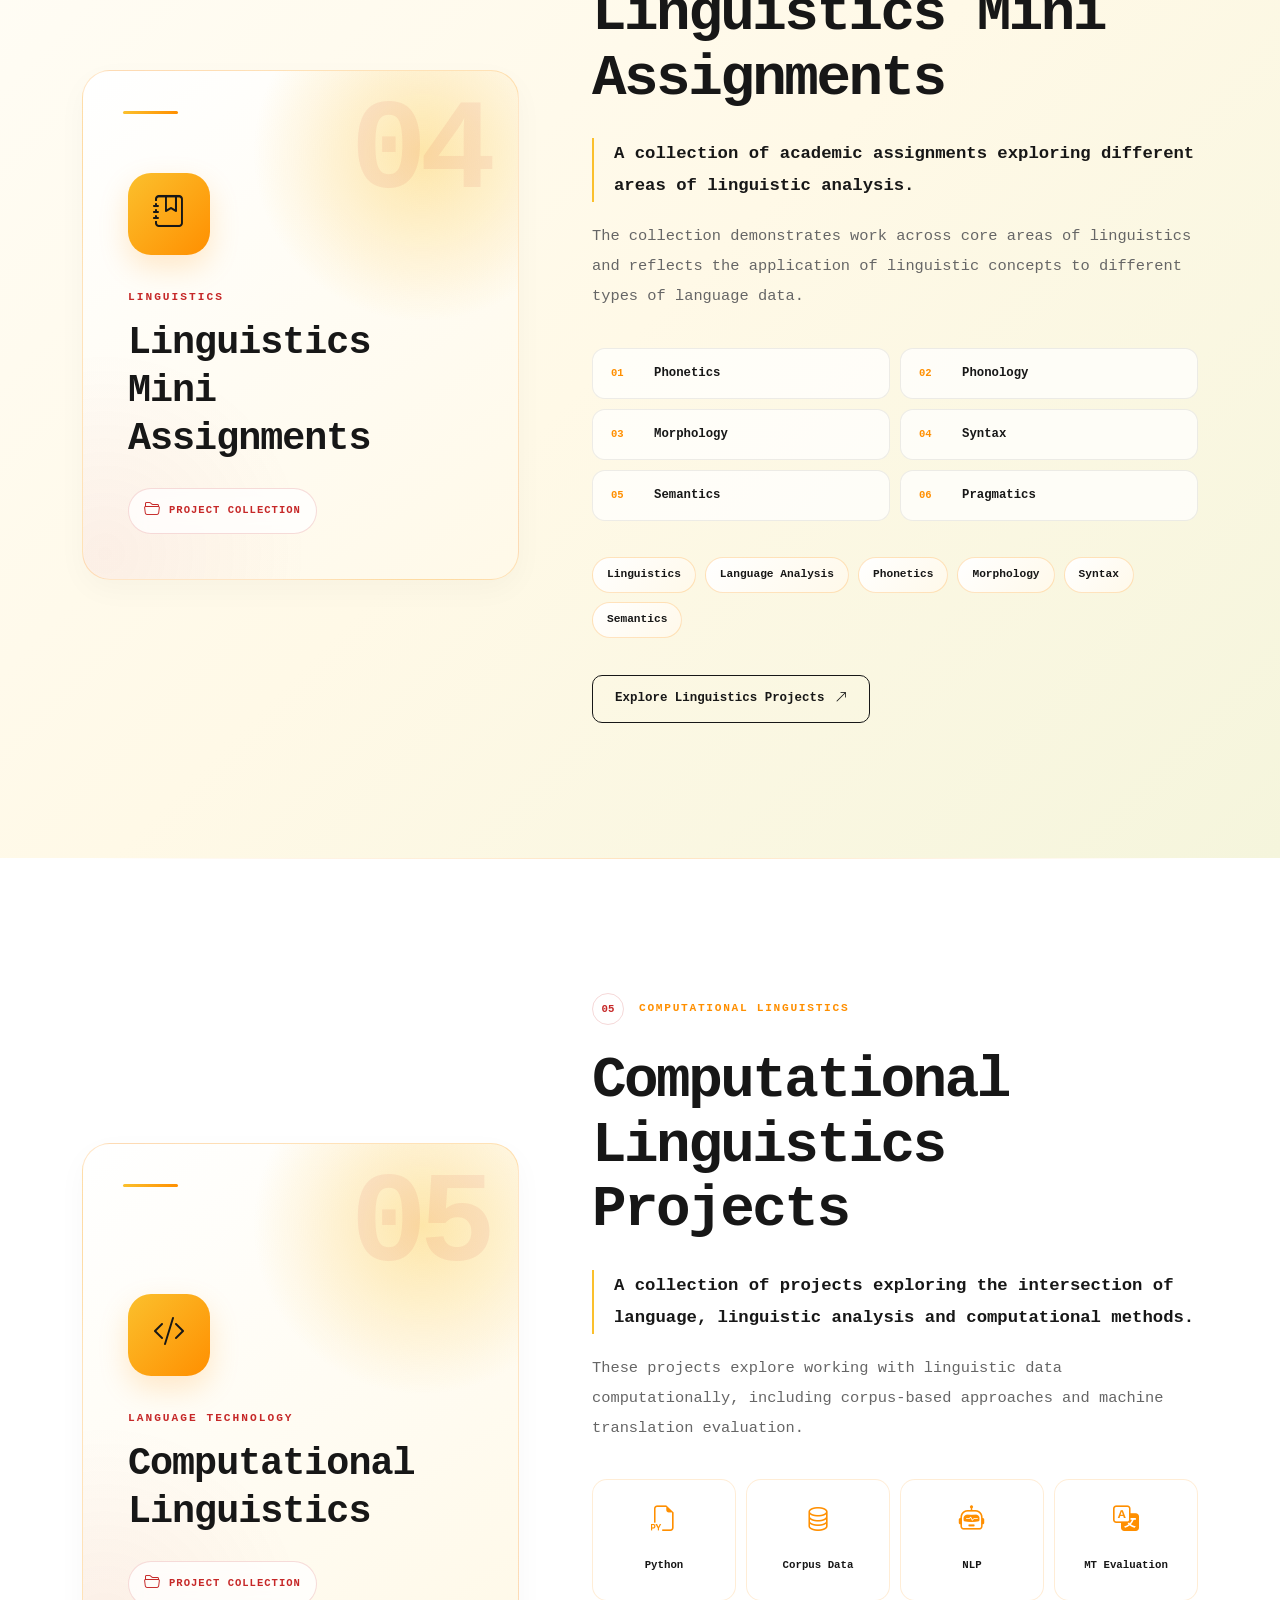
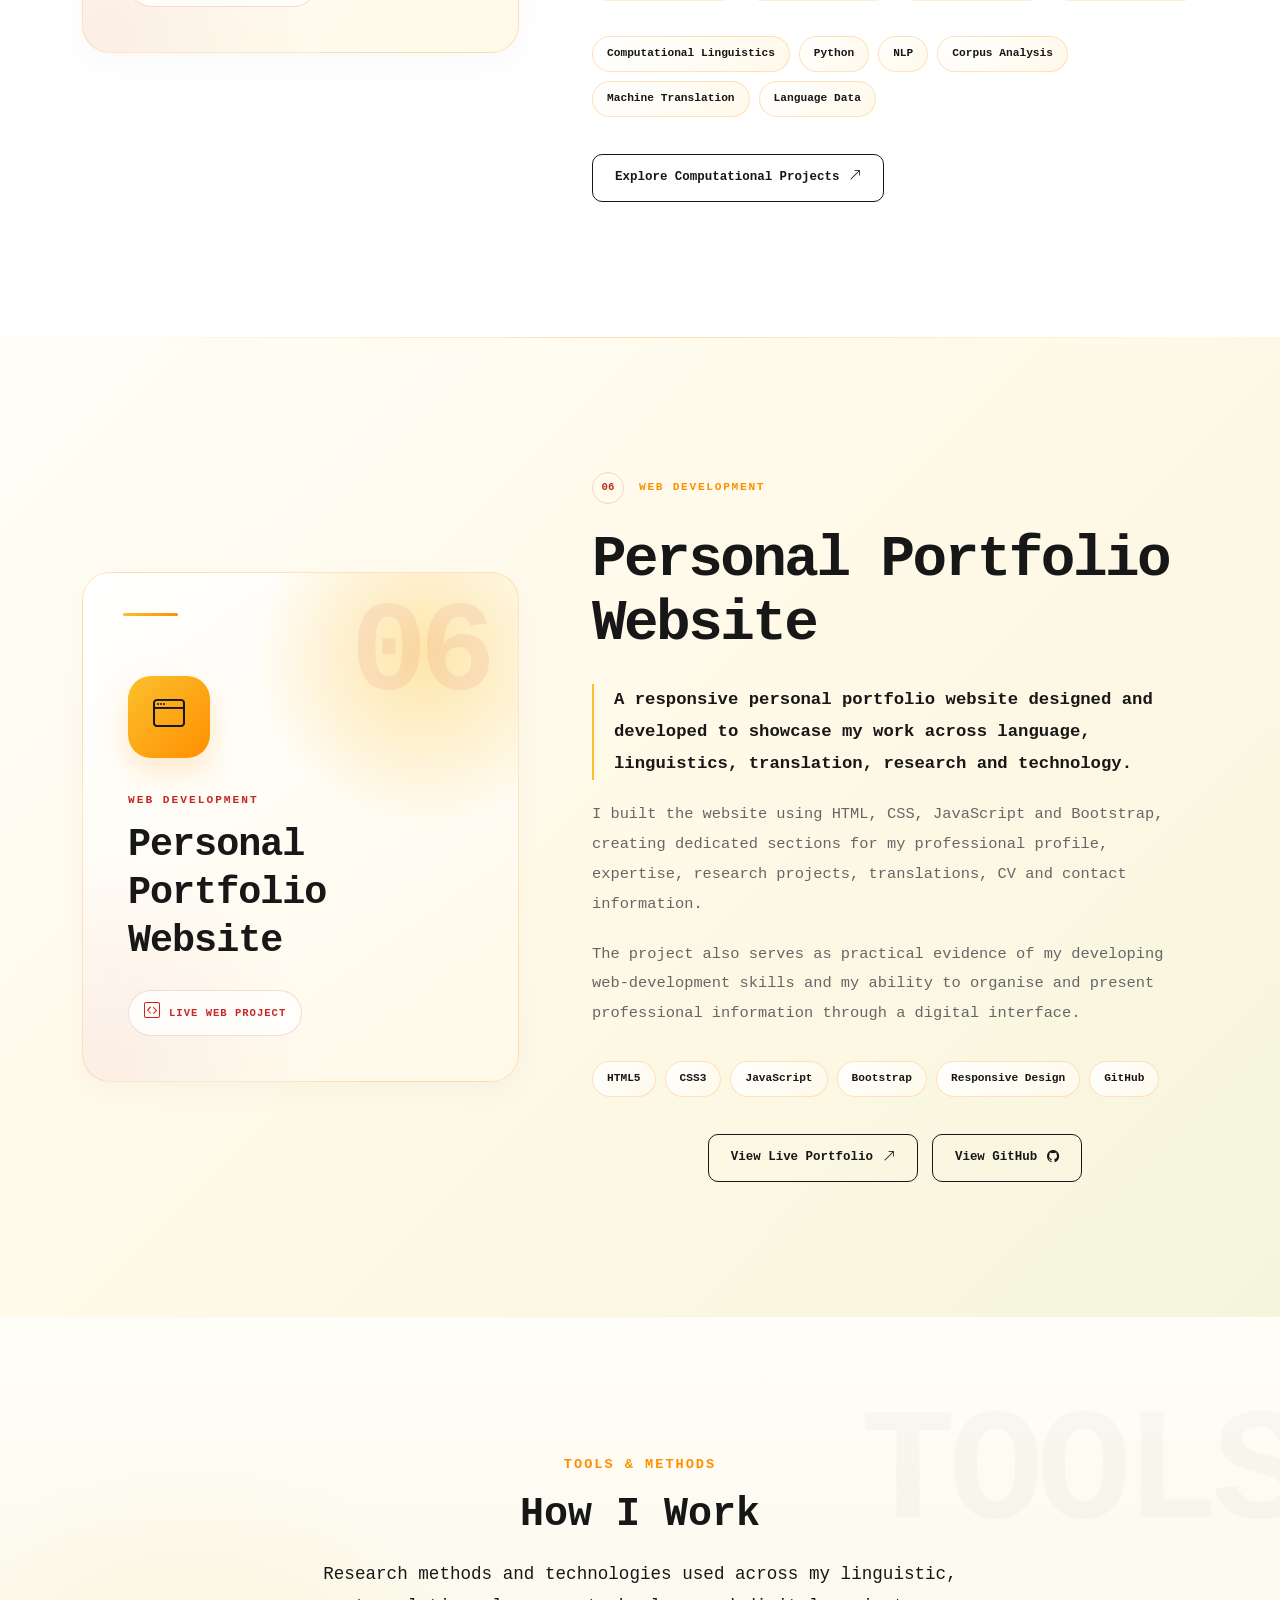
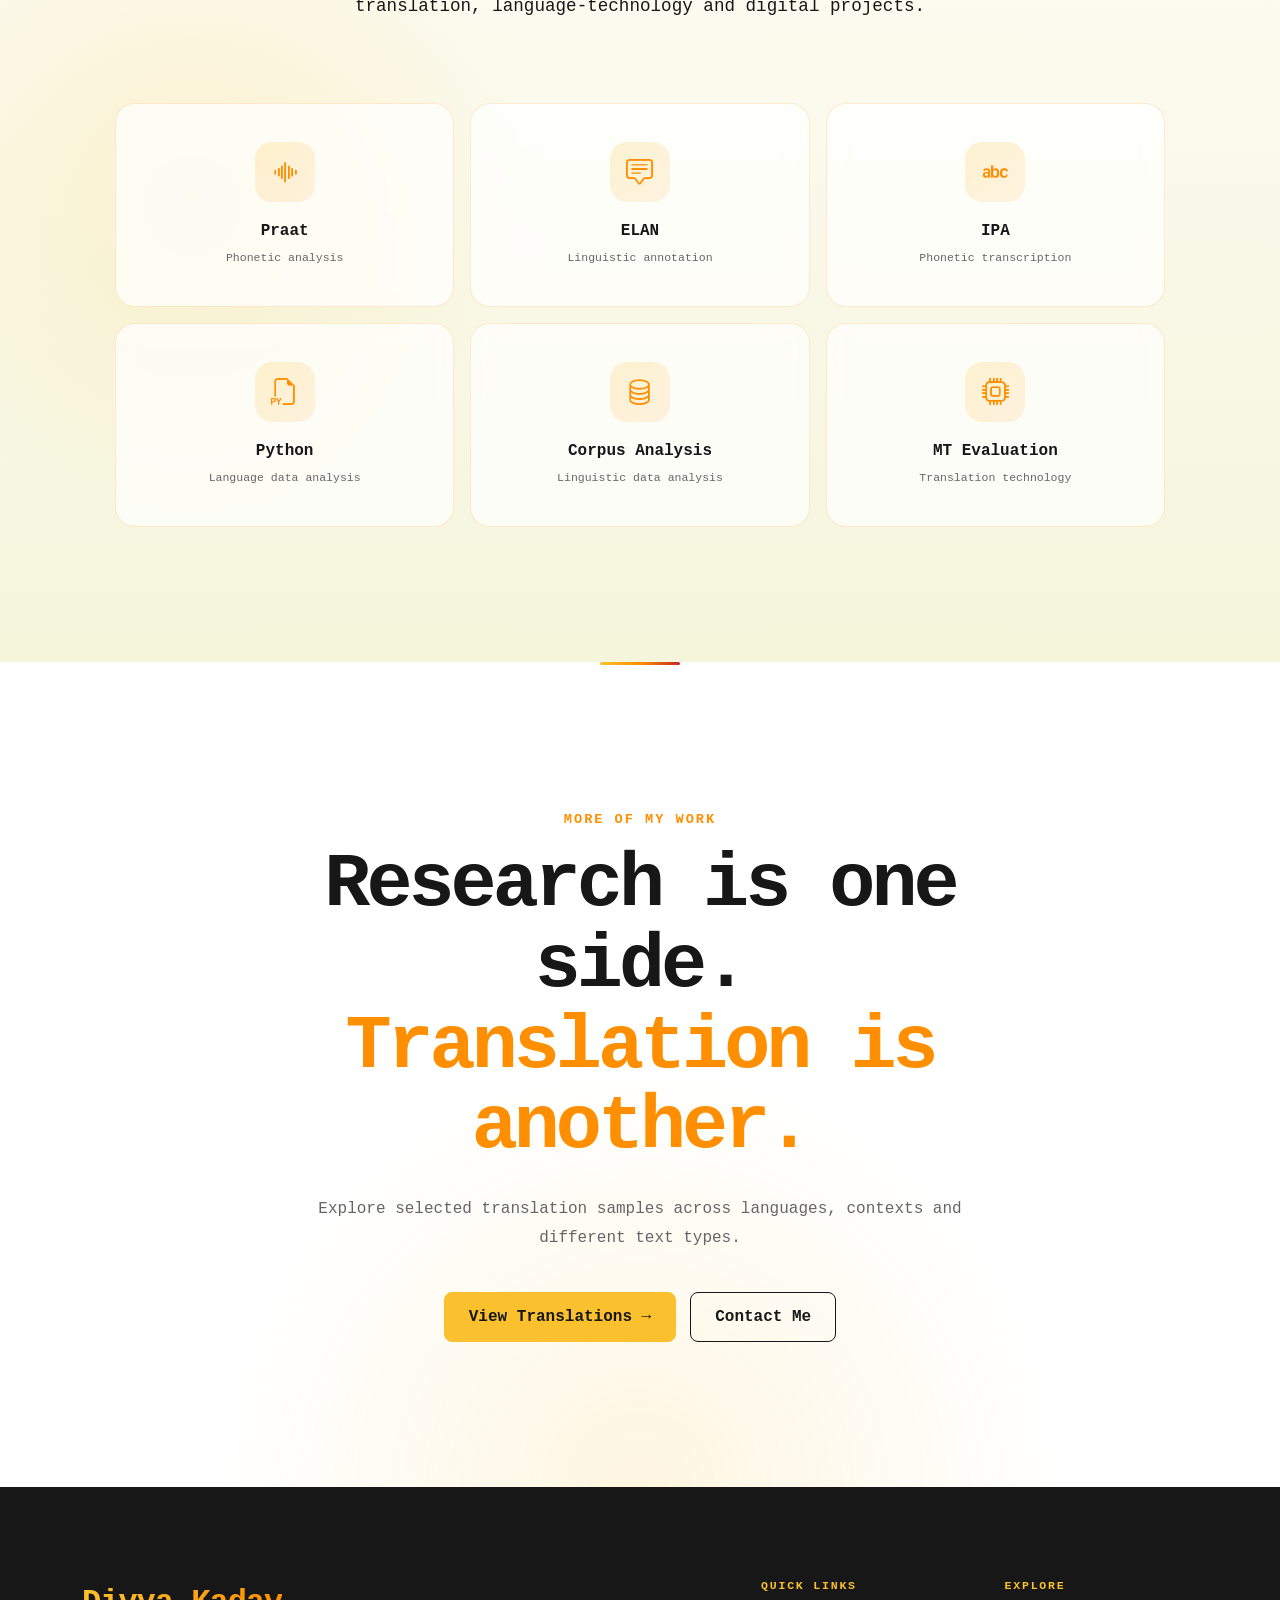
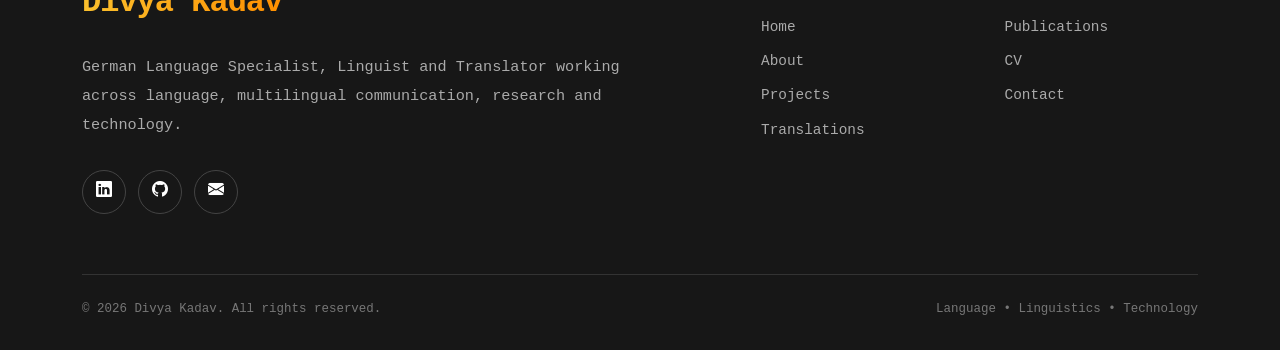
<file: projects.html>
<!DOCTYPE html>
<html lang="en">

<head>

    <meta charset="UTF-8">

    <meta name="viewport"
          content="width=device-width, initial-scale=1.0">

    <meta name="description"
          content="Research and projects by Divya Kadav across translation, linguistics, language documentation, computational linguistics and web development.">

    <title>Projects & Research | Divya Kadav</title>


    <!-- Bootstrap -->
    <link href="https://cdn.jsdelivr.net/npm/bootstrap@5.3.8/dist/css/bootstrap.min.css"
          rel="stylesheet">


    <!-- Bootstrap Icons -->
    <link rel="stylesheet"
          href="https://cdn.jsdelivr.net/npm/bootstrap-icons@1.13.1/font/bootstrap-icons.min.css">


    <!-- Main CSS -->
    <link rel="stylesheet"
          href="css/style.css">

</head>


<body>


<!-- ==================================================
     NAVBAR
     ================================================== -->

<nav class="navbar navbar-expand-lg portfolio-navbar">

    <div class="container">

        <a class="navbar-brand"
           href="index.html">
            Divya Kadav
        </a>


        <button class="navbar-toggler"
                type="button"
                data-bs-toggle="collapse"
                data-bs-target="#mainNavbar"
                aria-controls="mainNavbar"
                aria-expanded="false"
                aria-label="Toggle navigation">

            <span class="navbar-toggler-icon"></span>

        </button>


        <div class="collapse navbar-collapse"
             id="mainNavbar">

            <ul class="navbar-nav ms-auto">

                <li class="nav-item">
                    <a class="nav-link"
                       href="index.html">
                        Home
                    </a>
                </li>


                <li class="nav-item">
                    <a class="nav-link"
                       href="about.html">
                        About
                    </a>
                </li>


                <li class="nav-item">
                    <a class="nav-link"
                       href="index.html#expertise">
                        Expertise
                    </a>
                </li>


                <li class="nav-item">
                    <a class="nav-link active"
                       href="projects.html">
                        Projects
                    </a>
                </li>


                <li class="nav-item">
                    <a class="nav-link"
                       href="translations.html">
                        Translations
                    </a>
                </li>


                <li class="nav-item">
                    <a class="nav-link"
                       href="index.html#articles">
                        Articles
                    </a>
                </li>


                <li class="nav-item">
                    <a class="nav-link"
                       href="cv.html">
                        CV
                    </a>
                </li>


                <li class="nav-item">
                    <a class="nav-link"
                       href="contact.html">
                        Contact
                    </a>
                </li>

            </ul>

        </div>

    </div>

</nav>



<!-- ==================================================
     PROJECTS HERO
     ================================================== -->

<section class="projects-page-hero">

    <div class="container">

        <div class="row justify-content-center text-center">

            <div class="col-lg-10">

                <p class="section-label">
                    RESEARCH & PROJECTS
                </p>


                <h1 class="projects-page-title">

                    Exploring language through

                    <span>
                        research & technology.
                    </span>

                </h1>


                <p class="projects-page-intro">

                    Selected academic and independent work across
                    translation, linguistics, language documentation,
                    machine translation, computational linguistics
                    and web development.

                </p>


                <div class="projects-page-tags">

                    <span>Translation</span>

                    <span>Linguistics</span>

                    <span>Language Documentation</span>

                    <span>Machine Translation</span>

                    <span>Computational Linguistics</span>

                    <span>Web Development</span>

                </div>

            </div>

        </div>

    </div>

</section>



<!-- ==================================================
     PROJECT 01
     OUR SOURCE OF INSPIRATION
     ================================================== -->

<section class="project-showcase">

    <div class="container">

        <div class="project-showcase-row">

            <div class="row align-items-center g-5">


                <!-- LEFT -->

                <div class="col-lg-5">

                    <div class="project-visual">

                        <div class="project-visual-number">
                            01
                        </div>


                        <div class="project-visual-icon">
                            <i class="bi bi-translate"></i>
                        </div>


                        <p>
                            TRANSLATION PROJECT
                        </p>


                        <h3>
                            Our Source of Inspiration
                        </h3>


                        <div class="project-pdf-label">

                            <i class="bi bi-file-earmark-text"></i>

                            TRANSLATION

                        </div>

                    </div>

                </div>



                <!-- RIGHT -->

                <div class="col-lg-7">

                    <div class="project-showcase-content">

                        <div class="project-showcase-meta">

                            <span>
                                01
                            </span>

                            <span>
                                TRANSLATION
                            </span>

                        </div>


                        <h2>
                            Our Source of Inspiration
                        </h2>


                        <p class="project-showcase-lead">

                            A translation project exploring the
                            transfer of meaning across languages
                            and cultural contexts.

                        </p>


                        <p>

                            The project considers translation beyond
                            word-for-word equivalence, with attention
                            to meaning, terminology, readability and
                            culturally specific references.

                        </p>


                        <p>

                            Working with culturally embedded material
                            required careful consideration of how ideas
                            and references could be communicated clearly
                            to a different linguistic audience.

                        </p>


                        <div class="project-skill-tags">

                            <span>Translation</span>

                            <span>Hindi</span>

                            <span>English</span>

                            <span>Cultural Translation</span>

                            <span>Text Analysis</span>

                        </div>


                        <a href="https://docs.google.com/document/d/1dqKMTYfunSEKtJRX2Ek5KCO51QqJCi7H/edit?usp=sharing&amp;ouid=108994750263659527594&amp;rtpof=true&amp;sd=true"
                           target="_blank"
                           rel="noopener noreferrer"
                           class="project-view-button">

                            View Translation Project

                            <i class="bi bi-arrow-up-right"></i>

                        </a>

                    </div>

                </div>

            </div>

        </div>

    </div>

</section>



<!-- ==================================================
     PROJECT 02
     UJONI ASSAMESE
     ================================================== -->

<section class="project-showcase project-showcase-alt">

    <div class="container">

        <div class="project-showcase-row">

            <div class="row align-items-center g-5">


                <!-- LEFT -->

                <div class="col-lg-5">

                    <div class="project-visual">

                        <div class="project-visual-number">
                            02
                        </div>


                        <div class="project-visual-icon">
                            <i class="bi bi-soundwave"></i>
                        </div>


                        <p>
                            LANGUAGE DOCUMENTATION
                        </p>


                        <h3>
                            Ujoni Assamese
                        </h3>


                        <div class="project-pdf-label">

                            <i class="bi bi-journal-text"></i>

                            RESEARCH PROJECT

                        </div>

                    </div>

                </div>



                <!-- RIGHT -->

                <div class="col-lg-7">

                    <div class="project-showcase-content">

                        <div class="project-showcase-meta">

                            <span>
                                02
                            </span>

                            <span>
                                LINGUISTIC RESEARCH
                            </span>

                        </div>


                        <h2>

                            Phonological and Morphological
                            Analysis of Ujoni Assamese

                        </h2>


                        <p class="project-showcase-lead">

                            A linguistic research project examining
                            phonological and morphological patterns
                            in Ujoni Assamese through primary
                            language data.

                        </p>


                        <p>

                            The project involved field-based language
                            documentation, collection and organisation
                            of speech data, IPA transcription and
                            linguistic analysis.

                        </p>


                        <p>

                            The research examined language data across
                            lexical and grammatical categories while
                            documenting phonological and morphological
                            characteristics of the variety.

                        </p>



                        <!-- PROJECT STATS -->

                        <div class="project-stat-grid">

                            <div class="project-stat">

                                <strong>
                                    50+
                                </strong>

                                <span>
                                    Hours of Fieldwork
                                </span>

                            </div>


                            <div class="project-stat">

                                <strong>
                                    IPA
                                </strong>

                                <span>
                                    Transcription
                                </span>

                            </div>


                            <div class="project-stat">

                                <strong>
                                    ELAN
                                </strong>

                                <span>
                                    Annotation
                                </span>

                            </div>


                            <div class="project-stat">

                                <strong>
                                    Praat
                                </strong>

                                <span>
                                    Phonetic Analysis
                                </span>

                            </div>

                        </div>


                        <div class="project-skill-tags">

                            <span>Phonology</span>

                            <span>Morphology</span>

                            <span>IPA</span>

                            <span>Fieldwork</span>

                            <span>Language Documentation</span>

                            <span>ELAN</span>

                            <span>Praat</span>

                        </div>


                        <a href="https://docs.google.com/document/d/1u8j_PUA0JItv93jWMX2vnDbP1lLcfEfsAkBg-LBsjtQ/edit?usp=sharing"
                           target="_blank"
                           rel="noopener noreferrer"
                           class="project-view-button">

                            View Research Project

                            <i class="bi bi-arrow-up-right"></i>

                        </a>

                    </div>

                </div>

            </div>

        </div>

    </div>

</section>



<!-- ==================================================
     PROJECT 03
     HUMAN VS MACHINE TRANSLATION
     ================================================== -->

<section class="project-showcase">

    <div class="container">

        <div class="project-showcase-row">

            <div class="row align-items-center g-5">


                <!-- LEFT -->

                <div class="col-lg-5">

                    <div class="project-visual">

                        <div class="project-visual-number">
                            03
                        </div>


                        <div class="project-visual-icon">
                            <i class="bi bi-cpu"></i>
                        </div>


                        <p>
                            TRANSLATION TECHNOLOGY
                        </p>


                        <h3>
                            Human vs Machine Translation
                        </h3>


                        <div class="project-pdf-label">

                            <i class="bi bi-file-earmark-text"></i>

                            RESEARCH PROJECT

                        </div>

                    </div>

                </div>



                <!-- RIGHT -->

                <div class="col-lg-7">

                    <div class="project-showcase-content">

                        <div class="project-showcase-meta">

                            <span>
                                03
                            </span>

                            <span>
                                MACHINE TRANSLATION
                            </span>

                        </div>


                        <h2>

                            Comparative Analysis of
                            Human vs Machine Translation

                        </h2>


                        <p class="project-showcase-lead">

                            A comparative study of human translation
                            and machine translation across three
                            distinct text types.

                        </p>


                        <p>

                            The study compares human translation with
                            Google Translate, examining how each handles
                            meaning, linguistic structure, style and
                            culturally dependent information.

                        </p>


                        <p>

                            Particular attention is given to areas where
                            machine translation may encounter difficulties,
                            including untranslatability, cultural nuance,
                            contextual meaning and stylistic choices.

                        </p>



                        <!-- RESEARCH FOCUS -->

                        <div class="project-research-focus">

                            <p class="project-focus-title">
                                RESEARCH FOCUS
                            </p>


                            <div class="project-focus-list">

                                <span>
                                    <i class="bi bi-check2"></i>
                                    Meaning Preservation
                                </span>


                                <span>
                                    <i class="bi bi-check2"></i>
                                    Cultural Nuance
                                </span>


                                <span>
                                    <i class="bi bi-check2"></i>
                                    Translation Errors
                                </span>


                                <span>
                                    <i class="bi bi-check2"></i>
                                    Style
                                </span>


                                <span>
                                    <i class="bi bi-check2"></i>
                                    Untranslatability
                                </span>


                                <span>
                                    <i class="bi bi-check2"></i>
                                    Machine Translation
                                </span>

                            </div>

                        </div>


                        <div class="project-skill-tags">

                            <span>Machine Translation</span>

                            <span>Human Translation</span>

                            <span>Translation Studies</span>

                            <span>Error Analysis</span>

                            <span>Google Translate</span>

                        </div>


                        <a href="https://docs.google.com/document/d/1dx31dwRaz05W4v9CDcatbkSxkVIHNpp1Gx-IeevGCpc/edit?usp=sharing"
                           target="_blank"
                           rel="noopener noreferrer"
                           class="project-view-button">

                            View Research Project

                            <i class="bi bi-arrow-up-right"></i>

                        </a>

                    </div>

                </div>

            </div>

        </div>

    </div>

</section>



<!-- ==================================================
     PROJECT 04
     LINGUISTICS MINI ASSIGNMENTS
     ================================================== -->

<section class="project-showcase project-showcase-alt">

    <div class="container">

        <div class="project-showcase-row">

            <div class="row align-items-center g-5">


                <!-- LEFT -->

                <div class="col-lg-5">

                    <div class="project-visual">

                        <div class="project-visual-number">
                            04
                        </div>


                        <div class="project-visual-icon">
                            <i class="bi bi-journal-bookmark"></i>
                        </div>


                        <p>
                            LINGUISTICS
                        </p>


                        <h3>
                            Linguistics Mini Assignments
                        </h3>


                        <div class="project-pdf-label">

                            <i class="bi bi-folder2-open"></i>

                            PROJECT COLLECTION

                        </div>

                    </div>

                </div>



                <!-- RIGHT -->

                <div class="col-lg-7">

                    <div class="project-showcase-content">

                        <div class="project-showcase-meta">

                            <span>
                                04
                            </span>

                            <span>
                                LINGUISTICS
                            </span>

                        </div>


                        <h2>
                            Linguistics Mini Assignments
                        </h2>


                        <p class="project-showcase-lead">

                            A collection of academic assignments
                            exploring different areas of linguistic
                            analysis.

                        </p>


                        <p>

                            The collection demonstrates work across
                            core areas of linguistics and reflects
                            the application of linguistic concepts
                            to different types of language data.

                        </p>


                        <div class="mini-project-grid">

                            <div class="mini-project-item">

                                <span>01</span>

                                <p>
                                    Phonetics
                                </p>

                            </div>


                            <div class="mini-project-item">

                                <span>02</span>

                                <p>
                                    Phonology
                                </p>

                            </div>


                            <div class="mini-project-item">

                                <span>03</span>

                                <p>
                                    Morphology
                                </p>

                            </div>


                            <div class="mini-project-item">

                                <span>04</span>

                                <p>
                                    Syntax
                                </p>

                            </div>


                            <div class="mini-project-item">

                                <span>05</span>

                                <p>
                                    Semantics
                                </p>

                            </div>


                            <div class="mini-project-item">

                                <span>06</span>

                                <p>
                                    Pragmatics
                                </p>

                            </div>

                        </div>


                        <div class="project-skill-tags">

                            <span>Linguistics</span>

                            <span>Language Analysis</span>

                            <span>Phonetics</span>

                            <span>Morphology</span>

                            <span>Syntax</span>

                            <span>Semantics</span>

                        </div>


                        <a href="https://drive.google.com/drive/folders/13L-hiE5XXnd8sLJGG6Y3lQT8xnUPtpEf?usp=drive_link"
                           target="_blank"
                           rel="noopener noreferrer"
                           class="project-view-button">

                            Explore Linguistics Projects

                            <i class="bi bi-arrow-up-right"></i>

                        </a>

                    </div>

                </div>

            </div>

        </div>

    </div>

</section>



<!-- ==================================================
     PROJECT 05
     COMPUTATIONAL LINGUISTICS
     ================================================== -->

<section class="project-showcase">

    <div class="container">

        <div class="project-showcase-row">

            <div class="row align-items-center g-5">


                <!-- LEFT -->

                <div class="col-lg-5">

                    <div class="project-visual">

                        <div class="project-visual-number">
                            05
                        </div>


                        <div class="project-visual-icon">
                            <i class="bi bi-code-slash"></i>
                        </div>


                        <p>
                            LANGUAGE TECHNOLOGY
                        </p>


                        <h3>
                            Computational Linguistics
                        </h3>


                        <div class="project-pdf-label">

                            <i class="bi bi-folder2-open"></i>

                            PROJECT COLLECTION

                        </div>

                    </div>

                </div>



                <!-- RIGHT -->

                <div class="col-lg-7">

                    <div class="project-showcase-content">

                        <div class="project-showcase-meta">

                            <span>
                                05
                            </span>

                            <span>
                                COMPUTATIONAL LINGUISTICS
                            </span>

                        </div>


                        <h2>
                            Computational Linguistics Projects
                        </h2>


                        <p class="project-showcase-lead">

                            A collection of projects exploring the
                            intersection of language, linguistic
                            analysis and computational methods.

                        </p>


                        <p>

                            These projects explore working with
                            linguistic data computationally, including
                            corpus-based approaches and machine
                            translation evaluation.

                        </p>


                        <div class="computational-tools">

                            <div>

                                <i class="bi bi-filetype-py"></i>

                                <span>
                                    Python
                                </span>

                            </div>


                            <div>

                                <i class="bi bi-database"></i>

                                <span>
                                    Corpus Data
                                </span>

                            </div>


                            <div>

                                <i class="bi bi-robot"></i>

                                <span>
                                    NLP
                                </span>

                            </div>


                            <div>

                                <i class="bi bi-translate"></i>

                                <span>
                                    MT Evaluation
                                </span>

                            </div>

                        </div>


                        <div class="project-skill-tags">

                            <span>Computational Linguistics</span>

                            <span>Python</span>

                            <span>NLP</span>

                            <span>Corpus Analysis</span>

                            <span>Machine Translation</span>

                            <span>Language Data</span>

                        </div>


                        <a href="https://drive.google.com/drive/folders/1N4FOOmRQkqyQhslQv3kbIl2vevGBJOv1?usp=drive_link"
                           target="_blank"
                           rel="noopener noreferrer"
                           class="project-view-button">

                            Explore Computational Projects

                            <i class="bi bi-arrow-up-right"></i>

                        </a>

                    </div>

                </div>

            </div>

        </div>

    </div>

</section>



<!-- ==================================================
     PROJECT 06
     PERSONAL PORTFOLIO WEBSITE
     ================================================== -->

<section class="project-showcase project-showcase-alt">

    <div class="container">

        <div class="project-showcase-row">

            <div class="row align-items-center g-5">


                <!-- LEFT -->

                <div class="col-lg-5">

                    <div class="project-visual">

                        <div class="project-visual-number">
                            06
                        </div>


                        <div class="project-visual-icon">
                            <i class="bi bi-window"></i>
                        </div>


                        <p>
                            WEB DEVELOPMENT
                        </p>


                        <h3>
                            Personal Portfolio Website
                        </h3>


                        <div class="project-pdf-label">

                            <i class="bi bi-code-square"></i>

                            LIVE WEB PROJECT

                        </div>

                    </div>

                </div>



                <!-- RIGHT -->

                <div class="col-lg-7">

                    <div class="project-showcase-content">

                        <div class="project-showcase-meta">

                            <span>
                                06
                            </span>

                            <span>
                                WEB DEVELOPMENT
                            </span>

                        </div>


                        <h2>
                            Personal Portfolio Website
                        </h2>


                        <p class="project-showcase-lead">

                            A responsive personal portfolio website
                            designed and developed to showcase my work
                            across language, linguistics, translation,
                            research and technology.

                        </p>


                        <p>

                            I built the website using HTML, CSS,
                            JavaScript and Bootstrap, creating
                            dedicated sections for my professional
                            profile, expertise, research projects,
                            translations, CV and contact information.

                        </p>


                        <p>

                            The project also serves as practical
                            evidence of my developing web-development
                            skills and my ability to organise and
                            present professional information through
                            a digital interface.

                        </p>


                        <div class="project-skill-tags">

                            <span>HTML5</span>

                            <span>CSS3</span>

                            <span>JavaScript</span>

                            <span>Bootstrap</span>

                            <span>Responsive Design</span>

                            <span>GitHub</span>

                        </div>


                        <div class="projects-cta-buttons">


                            <!--
                                This button currently returns to
                                the homepage of THIS portfolio.
                            -->

                            <a href="index.html"
                               class="project-view-button">

                                View Live Portfolio

                                <i class="bi bi-arrow-up-right"></i>

                            </a>


                            <a href="https://github.com/DivyaKadav"
                               target="_blank"
                               rel="noopener noreferrer"
                               class="project-view-button">

                                View GitHub

                                <i class="bi bi-github"></i>

                            </a>


                        </div>

                    </div>

                </div>

            </div>

        </div>

    </div>

</section>



<!-- ==================================================
     TOOLS & METHODS
     ================================================== -->

<section class="projects-tools-section">

    <div class="container">


        <div class="row justify-content-center text-center">

            <div class="col-lg-8">

                <p class="section-label">
                    TOOLS & METHODS
                </p>


                <h2 class="section-title">
                    How I Work
                </h2>


                <p class="section-description">

                    Research methods and technologies used across
                    my linguistic, translation, language-technology
                    and digital projects.

                </p>

            </div>

        </div>



        <div class="projects-tools-grid">


            <div class="projects-tool">

                <i class="bi bi-soundwave"></i>

                <h3>
                    Praat
                </h3>

                <p>
                    Phonetic analysis
                </p>

            </div>



            <div class="projects-tool">

                <i class="bi bi-chat-square-text"></i>

                <h3>
                    ELAN
                </h3>

                <p>
                    Linguistic annotation
                </p>

            </div>



            <div class="projects-tool">

                <i class="bi bi-alphabet"></i>

                <h3>
                    IPA
                </h3>

                <p>
                    Phonetic transcription
                </p>

            </div>



            <div class="projects-tool">

                <i class="bi bi-filetype-py"></i>

                <h3>
                    Python
                </h3>

                <p>
                    Language data analysis
                </p>

            </div>



            <div class="projects-tool">

                <i class="bi bi-database"></i>

                <h3>
                    Corpus Analysis
                </h3>

                <p>
                    Linguistic data analysis
                </p>

            </div>



            <div class="projects-tool">

                <i class="bi bi-cpu"></i>

                <h3>
                    MT Evaluation
                </h3>

                <p>
                    Translation technology
                </p>

            </div>


        </div>

    </div>

</section>



<!-- ==================================================
     CTA
     ================================================== -->

<section class="projects-page-cta">

    <div class="container">

        <div class="row justify-content-center text-center">

            <div class="col-lg-9">

                <p class="section-label">
                    MORE OF MY WORK
                </p>


                <h2>

                    Research is one side.

                    <span>
                        Translation is another.
                    </span>

                </h2>


                <p>

                    Explore selected translation samples across
                    languages, contexts and different text types.

                </p>


                <div class="projects-cta-buttons">

                    <a href="translations.html"
                       class="btn btn-primary">

                        View Translations →

                    </a>


                    <a href="contact.html"
                       class="btn btn-outline-dark">

                        Contact Me

                    </a>

                </div>

            </div>

        </div>

    </div>

</section>



<!-- ==================================================
     FOOTER
     ================================================== -->

<footer class="footer">

    <div class="container">


        <div class="row footer-main g-5">


            <div class="col-lg-7">

                <a href="index.html"
                   class="footer-brand">

                    Divya Kadav

                </a>


                <p class="footer-description">

                    German Language Specialist, Linguist and Translator
                    working across language, multilingual communication,
                    research and technology.

                </p>


                <div class="footer-socials">


                    <a href="https://www.linkedin.com/in/divyakadav/"
                       target="_blank"
                       rel="noopener noreferrer"
                       aria-label="LinkedIn">

                        <i class="bi bi-linkedin"></i>

                    </a>


                    <a href="https://github.com/DivyaKadav"
                       target="_blank"
                       rel="noopener noreferrer"
                       aria-label="GitHub">

                        <i class="bi bi-github"></i>

                    </a>


                    <a href="mailto:kadavdivya@gmail.com"
                       aria-label="Email">

                        <i class="bi bi-envelope-fill"></i>

                    </a>


                </div>

            </div>



            <div class="col-lg-5">

                <div class="footer-navigation">


                    <div class="footer-link-group">

                        <p class="footer-heading">
                            QUICK LINKS
                        </p>

                        <a href="index.html">
                            Home
                        </a>

                        <a href="about.html">
                            About
                        </a>

                        <a href="projects.html">
                            Projects
                        </a>

                        <a href="translations.html">
                            Translations
                        </a>

                    </div>


                    <div class="footer-link-group">

                        <p class="footer-heading">
                            EXPLORE
                        </p>

                        <a href="index.html#articles">
                            Publications
                        </a>

                        <a href="cv.html">
                            CV
                        </a>

                        <a href="contact.html">
                            Contact
                        </a>

                    </div>


                </div>

            </div>


        </div>



        <div class="footer-bottom">

            <p>
                © 2026 Divya Kadav. All rights reserved.
            </p>


            <p class="footer-tagline">
                Language • Linguistics • Technology
            </p>

        </div>


    </div>

</footer>



<!-- ==================================================
     JAVASCRIPT
     ================================================== -->

<script src="https://cdn.jsdelivr.net/npm/bootstrap@5.3.8/dist/js/bootstrap.bundle.min.js"></script>

<script src="js/script.js"></script>


</body>

</html>
</file>
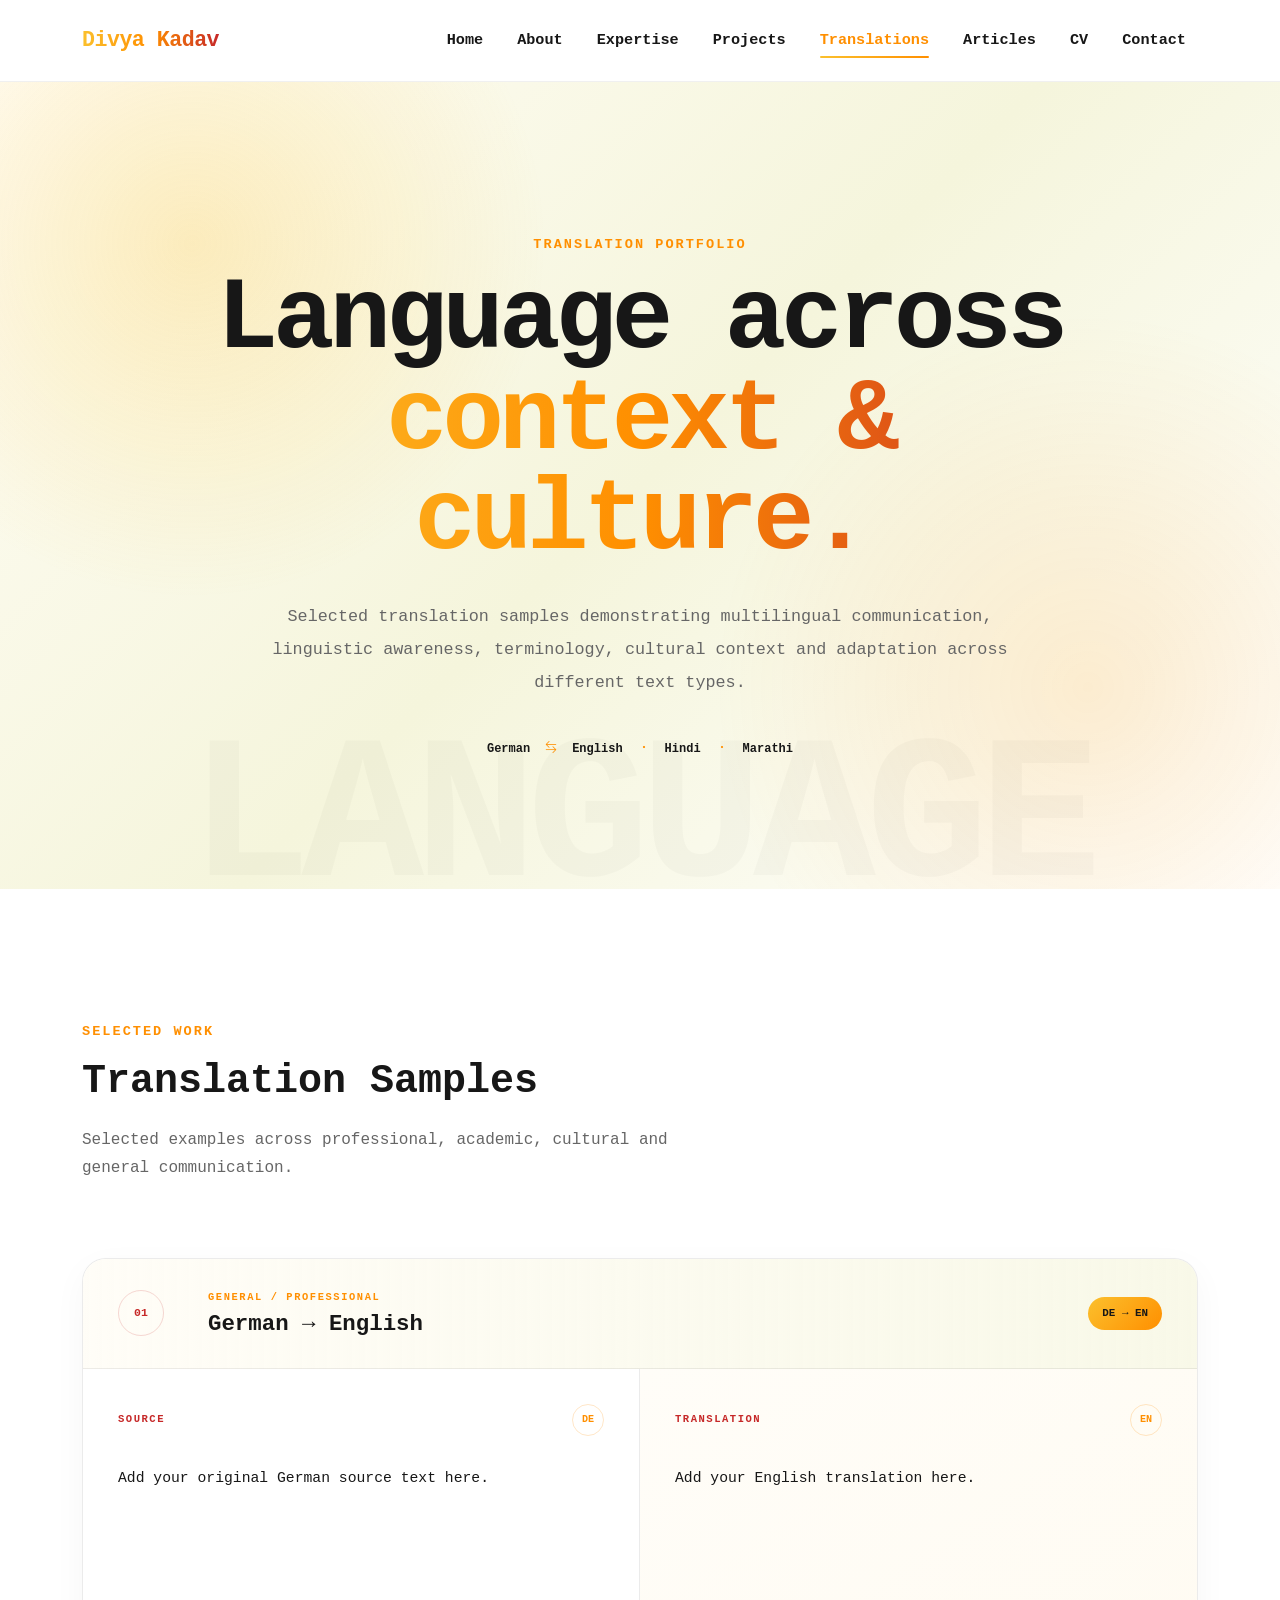
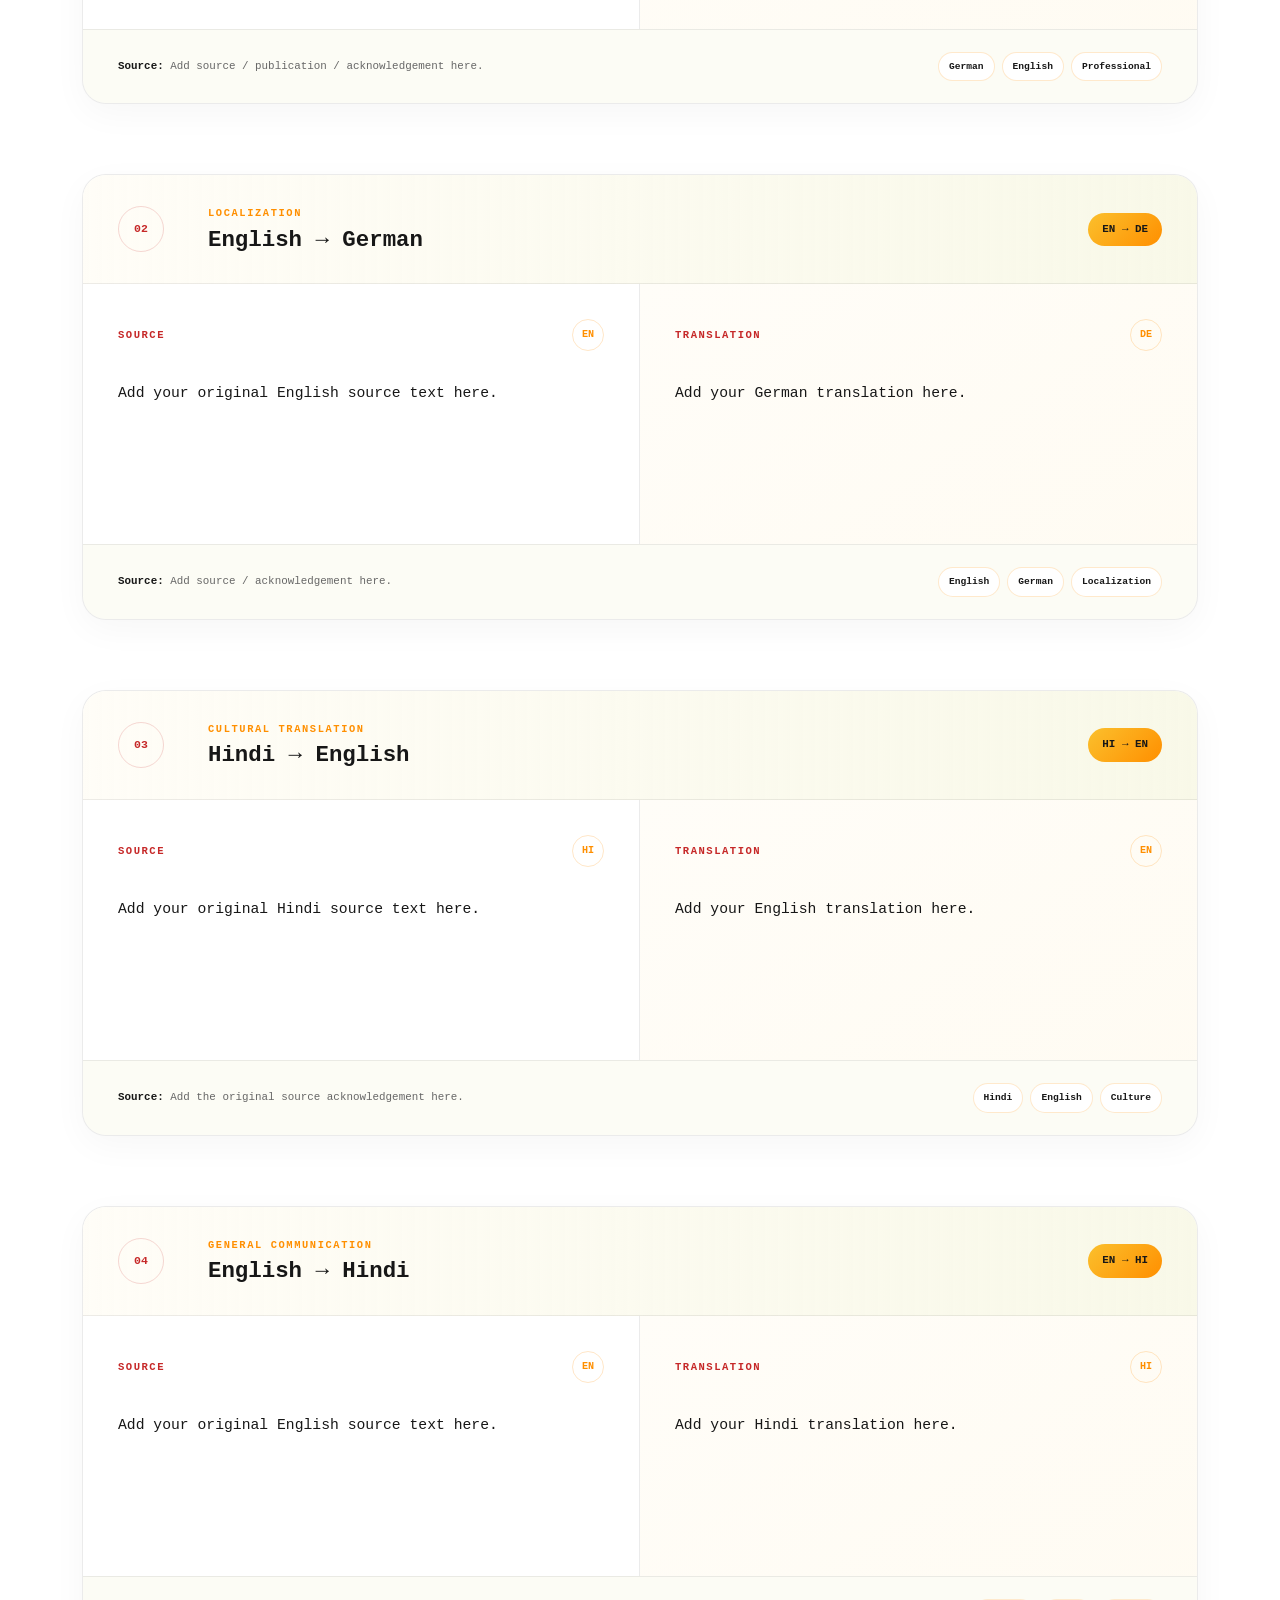
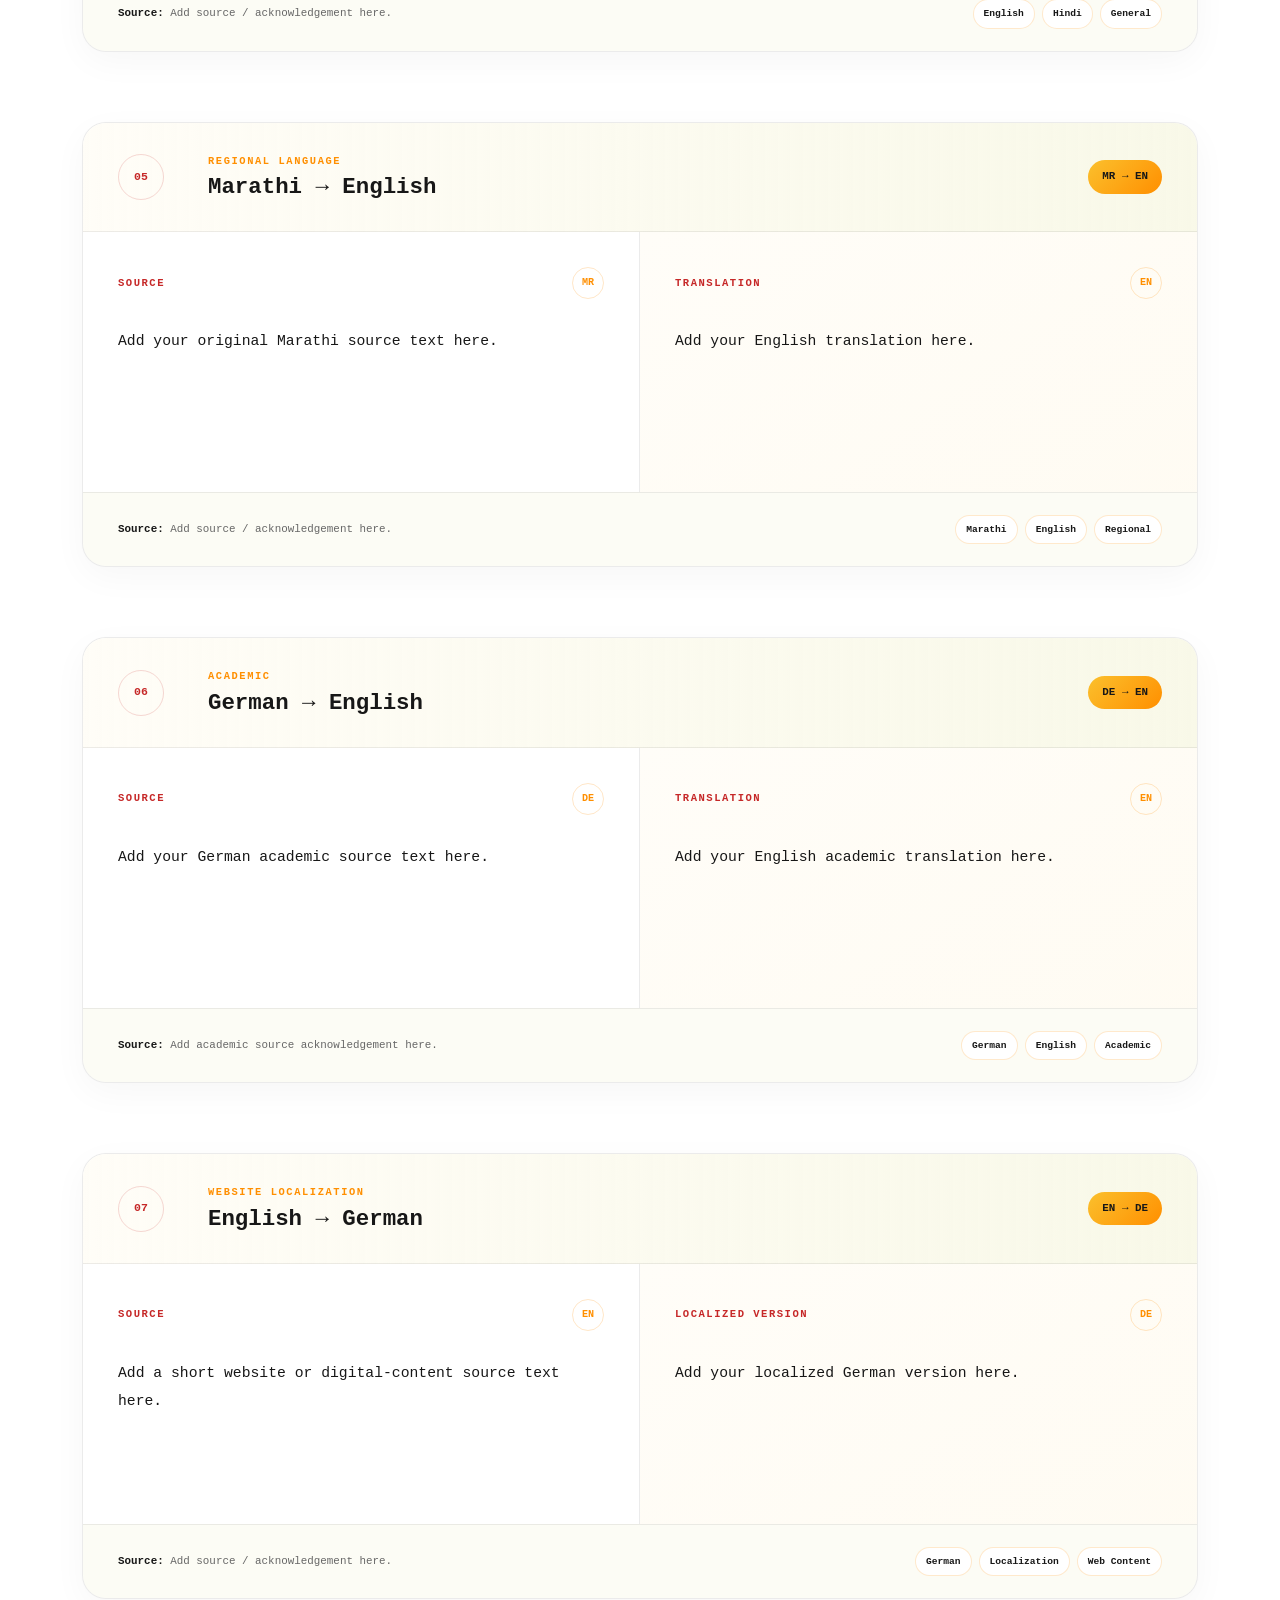
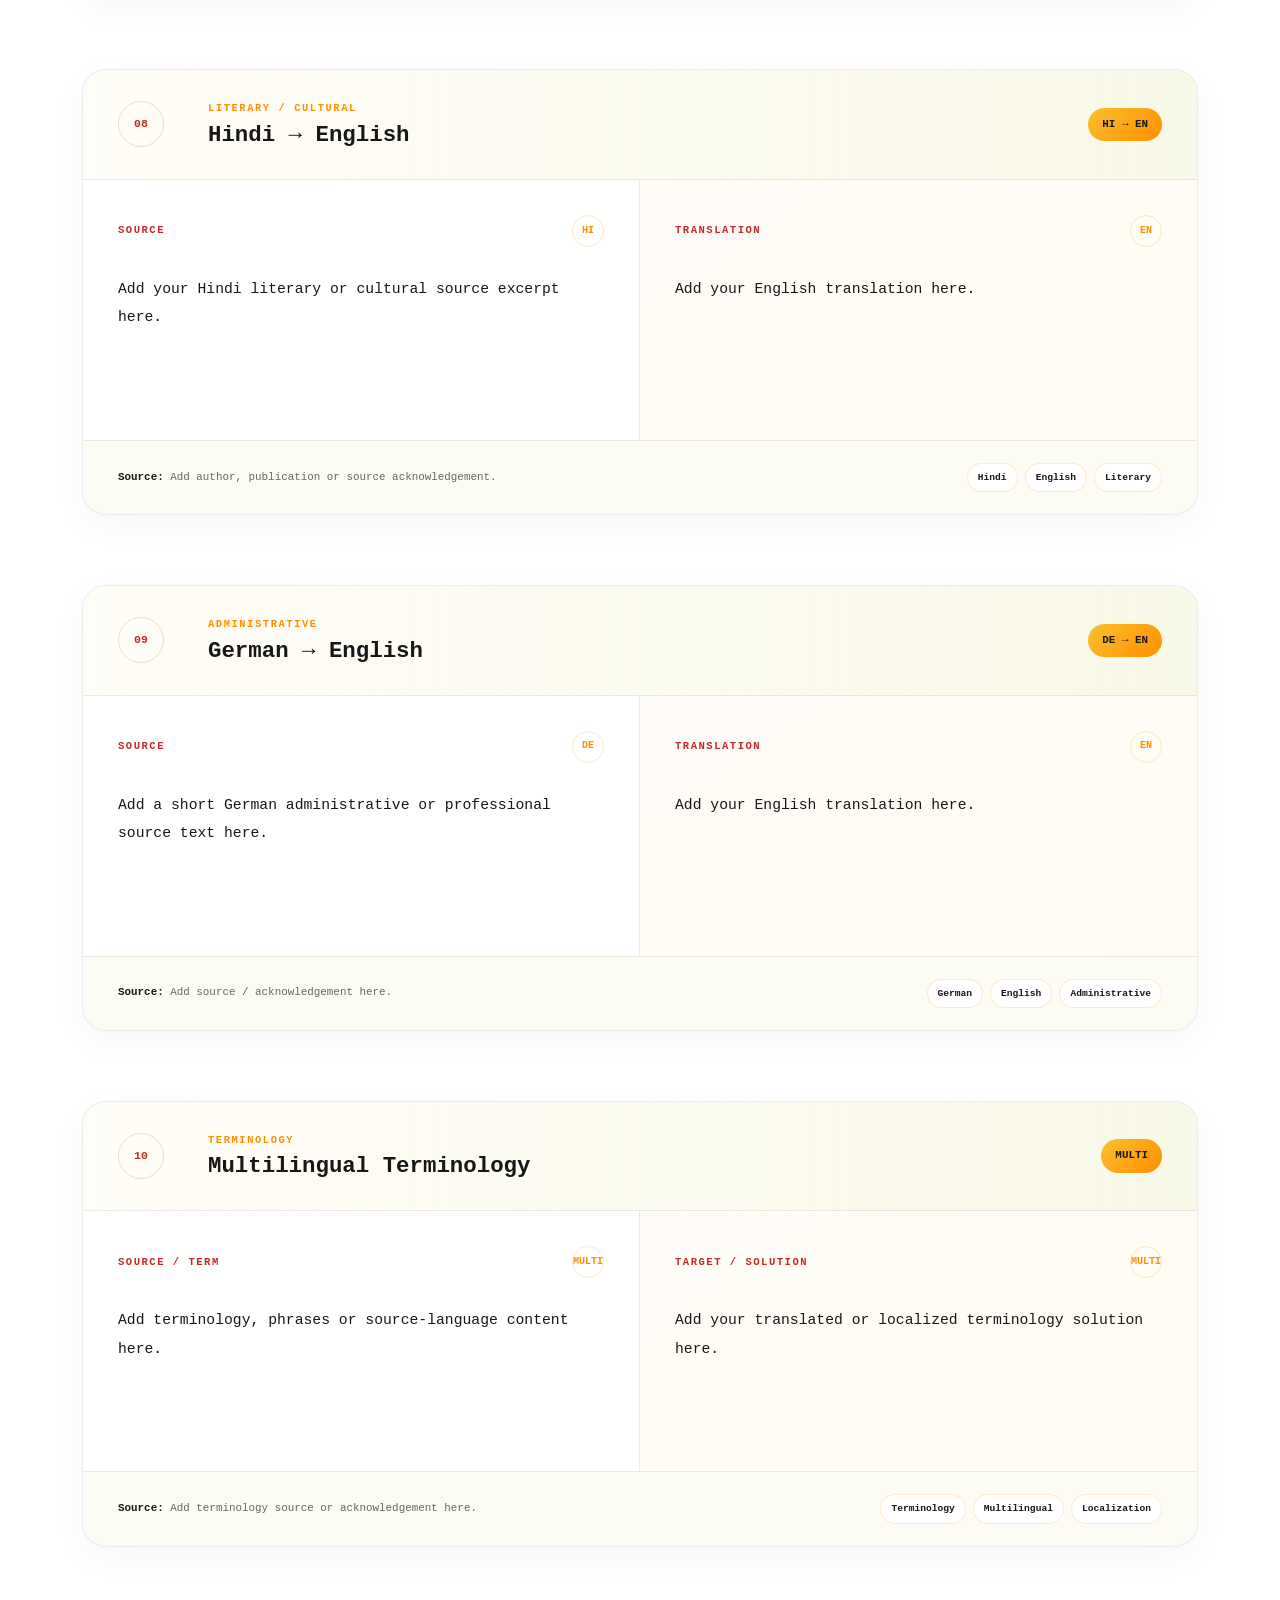
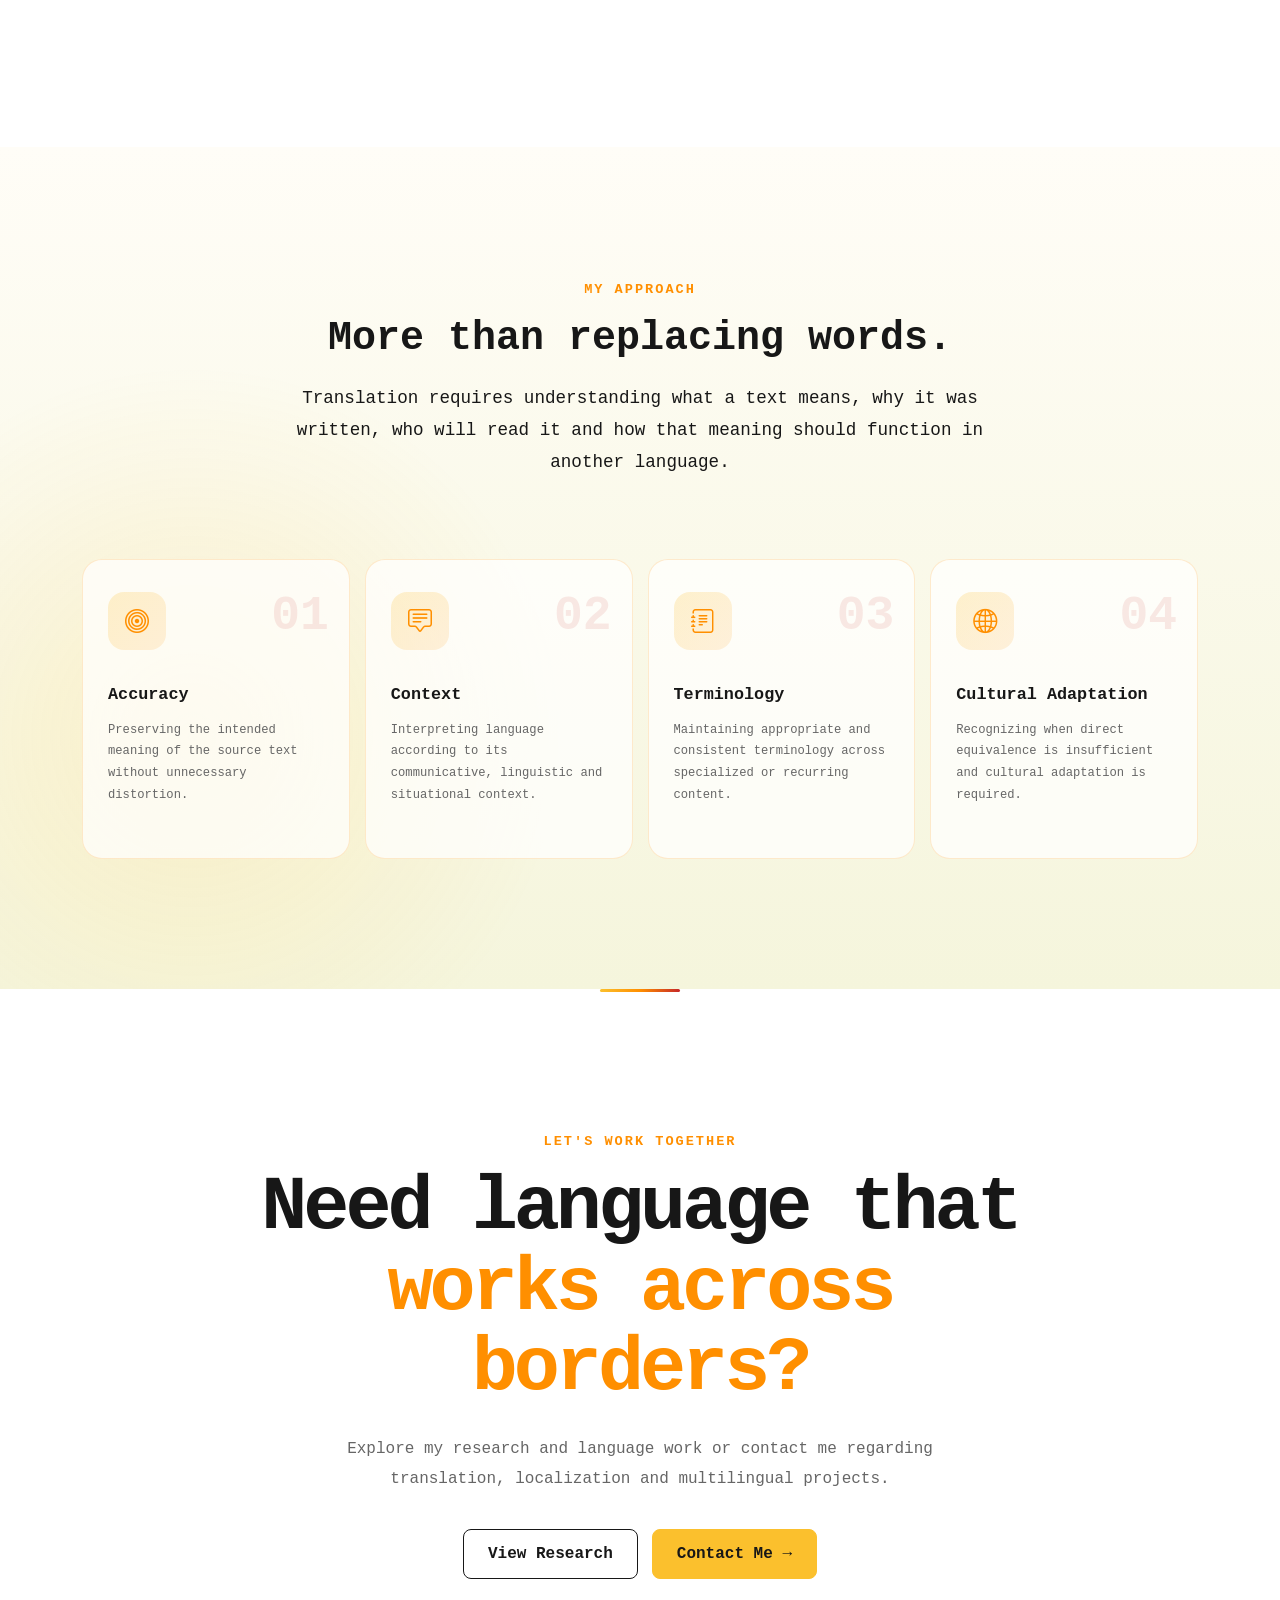
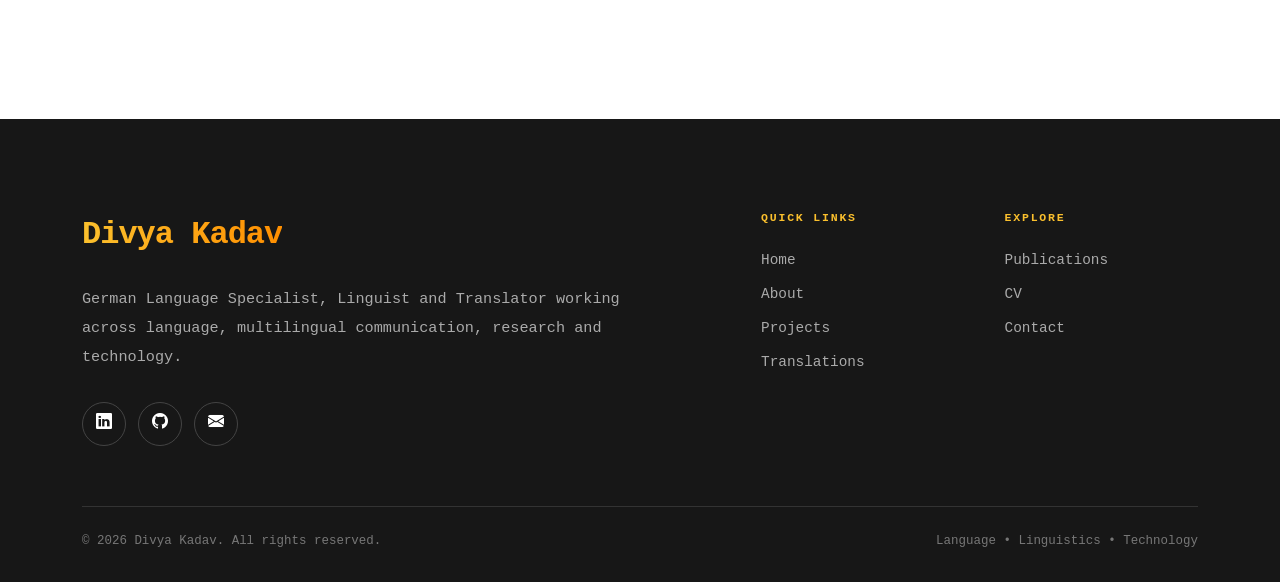
<file: translations.html>
<!DOCTYPE html>
<html lang="en">

<head>

    <meta charset="UTF-8">

    <meta name="viewport"
          content="width=device-width, initial-scale=1.0">

    <meta name="description"
          content="Translation portfolio of Divya Kadav featuring multilingual translation, localization and linguistic work.">

    <title>Translations | Divya Kadav</title>


    <!-- Bootstrap -->
    <link href="https://cdn.jsdelivr.net/npm/bootstrap@5.3.8/dist/css/bootstrap.min.css"
          rel="stylesheet">


    <!-- Bootstrap Icons -->
    <link rel="stylesheet"
          href="https://cdn.jsdelivr.net/npm/bootstrap-icons@1.13.1/font/bootstrap-icons.min.css">


    <!-- Main CSS -->
    <link rel="stylesheet"
          href="css/style.css">

</head>


<body>


<!-- ==================================================
     NAVBAR
     ================================================== -->

<nav class="navbar navbar-expand-lg portfolio-navbar">

    <div class="container">

        <a class="navbar-brand"
           href="index.html">

            Divya Kadav

        </a>


        <button class="navbar-toggler"
                type="button"
                data-bs-toggle="collapse"
                data-bs-target="#mainNavbar"
                aria-controls="mainNavbar"
                aria-expanded="false"
                aria-label="Toggle navigation">

            <span class="navbar-toggler-icon"></span>

        </button>


        <div class="collapse navbar-collapse"
             id="mainNavbar">

            <ul class="navbar-nav ms-auto">


                <li class="nav-item">

                    <a class="nav-link"
                       href="index.html">

                        Home

                    </a>

                </li>


                <li class="nav-item">

                    <a class="nav-link"
                       href="about.html">

                        About

                    </a>

                </li>


                <li class="nav-item">

                    <a class="nav-link"
                       href="index.html#expertise">

                        Expertise

                    </a>

                </li>


                <li class="nav-item">

                    <a class="nav-link"
                       href="projects.html">

                        Projects

                    </a>

                </li>


                <li class="nav-item">

                    <a class="nav-link active"
                       href="translations.html">

                        Translations

                    </a>

                </li>


                <li class="nav-item">

                    <a class="nav-link"
                       href="index.html#articles">

                        Articles

                    </a>

                </li>


                <li class="nav-item">

                    <a class="nav-link"
                       href="cv.html">

                        CV

                    </a>

                </li>


                <li class="nav-item">

                    <a class="nav-link"
                       href="contact.html">

                        Contact

                    </a>

                </li>


            </ul>

        </div>

    </div>

</nav>



<!-- ==================================================
     TRANSLATION HERO
     ================================================== -->

<section class="translations-hero">

    <div class="container">

        <div class="row justify-content-center text-center">

            <div class="col-lg-10">

                <p class="section-label">
                    TRANSLATION PORTFOLIO
                </p>


                <h1 class="translations-title">

                    Language across

                    <span>
                        context & culture.
                    </span>

                </h1>


                <p class="translations-intro">

                    Selected translation samples demonstrating
                    multilingual communication, linguistic awareness,
                    terminology, cultural context and adaptation
                    across different text types.

                </p>


                <div class="translation-language-list">

                    <span>German</span>

                    <i class="bi bi-arrow-left-right"></i>

                    <span>English</span>

                    <i class="bi bi-dot"></i>

                    <span>Hindi</span>

                    <i class="bi bi-dot"></i>

                    <span>Marathi</span>

                </div>

            </div>

        </div>

    </div>

</section>



<!-- ==================================================
     SELECTED TRANSLATIONS
     ================================================== -->

<section class="translation-samples-section">

    <div class="container">


        <div class="translation-section-heading">

            <p class="section-label">
                SELECTED WORK
            </p>


            <h2 class="section-title">
                Translation Samples
            </h2>


            <p>

                Selected examples across professional,
                academic, cultural and general communication.

            </p>

        </div>



        <!-- ==================================================
             SAMPLE 01
             ================================================== -->

        <article class="translation-sample">


            <div class="translation-sample-header">

                <span class="translation-number">
                    01
                </span>


                <div>

                    <p class="translation-category">
                        GENERAL / PROFESSIONAL
                    </p>

                    <h3>
                        German → English
                    </h3>

                </div>


                <span class="translation-direction">
                    DE → EN
                </span>

            </div>



            <div class="translation-comparison">


                <!-- SOURCE -->

                <div class="translation-panel source-panel">

                    <div class="translation-panel-heading">

                        <span>
                            SOURCE
                        </span>

                        <span>
                            DE
                        </span>

                    </div>


                    <p>

                        Add your original German source text here.

                    </p>

                </div>



                <!-- TRANSLATION -->

                <div class="translation-panel target-panel">

                    <div class="translation-panel-heading">

                        <span>
                            TRANSLATION
                        </span>

                        <span>
                            EN
                        </span>

                    </div>


                    <p>

                        Add your English translation here.

                    </p>

                </div>


            </div>



            <div class="translation-footer">

                <p>

                    <strong>Source:</strong>

                    Add source / publication / acknowledgement here.

                </p>


                <div class="translation-tags">

                    <span>German</span>

                    <span>English</span>

                    <span>Professional</span>

                </div>

            </div>


        </article>



        <!-- ==================================================
             SAMPLE 02
             ================================================== -->

        <article class="translation-sample">


            <div class="translation-sample-header">

                <span class="translation-number">
                    02
                </span>


                <div>

                    <p class="translation-category">
                        LOCALIZATION
                    </p>

                    <h3>
                        English → German
                    </h3>

                </div>


                <span class="translation-direction">
                    EN → DE
                </span>

            </div>



            <div class="translation-comparison">


                <div class="translation-panel source-panel">

                    <div class="translation-panel-heading">

                        <span>
                            SOURCE
                        </span>

                        <span>
                            EN
                        </span>

                    </div>


                    <p>

                        Add your original English source text here.

                    </p>

                </div>



                <div class="translation-panel target-panel">

                    <div class="translation-panel-heading">

                        <span>
                            TRANSLATION
                        </span>

                        <span>
                            DE
                        </span>

                    </div>


                    <p>

                        Add your German translation here.

                    </p>

                </div>


            </div>



            <div class="translation-footer">

                <p>

                    <strong>Source:</strong>

                    Add source / acknowledgement here.

                </p>


                <div class="translation-tags">

                    <span>English</span>

                    <span>German</span>

                    <span>Localization</span>

                </div>

            </div>


        </article>



        <!-- ==================================================
             SAMPLE 03
             ================================================== -->

        <article class="translation-sample">


            <div class="translation-sample-header">

                <span class="translation-number">
                    03
                </span>


                <div>

                    <p class="translation-category">
                        CULTURAL TRANSLATION
                    </p>

                    <h3>
                        Hindi → English
                    </h3>

                </div>


                <span class="translation-direction">
                    HI → EN
                </span>

            </div>



            <div class="translation-comparison">


                <div class="translation-panel source-panel">

                    <div class="translation-panel-heading">

                        <span>
                            SOURCE
                        </span>

                        <span>
                            HI
                        </span>

                    </div>


                    <p>

                        Add your original Hindi source text here.

                    </p>

                </div>



                <div class="translation-panel target-panel">

                    <div class="translation-panel-heading">

                        <span>
                            TRANSLATION
                        </span>

                        <span>
                            EN
                        </span>

                    </div>


                    <p>

                        Add your English translation here.

                    </p>

                </div>


            </div>



            <div class="translation-footer">

                <p>

                    <strong>Source:</strong>

                    Add the original source acknowledgement here.

                </p>


                <div class="translation-tags">

                    <span>Hindi</span>

                    <span>English</span>

                    <span>Culture</span>

                </div>

            </div>


        </article>



        <!-- ==================================================
             SAMPLE 04
             ================================================== -->

        <article class="translation-sample">


            <div class="translation-sample-header">

                <span class="translation-number">
                    04
                </span>


                <div>

                    <p class="translation-category">
                        GENERAL COMMUNICATION
                    </p>

                    <h3>
                        English → Hindi
                    </h3>

                </div>


                <span class="translation-direction">
                    EN → HI
                </span>

            </div>



            <div class="translation-comparison">


                <div class="translation-panel source-panel">

                    <div class="translation-panel-heading">

                        <span>
                            SOURCE
                        </span>

                        <span>
                            EN
                        </span>

                    </div>


                    <p>

                        Add your original English source text here.

                    </p>

                </div>



                <div class="translation-panel target-panel">

                    <div class="translation-panel-heading">

                        <span>
                            TRANSLATION
                        </span>

                        <span>
                            HI
                        </span>

                    </div>


                    <p>

                        Add your Hindi translation here.

                    </p>

                </div>


            </div>



            <div class="translation-footer">

                <p>

                    <strong>Source:</strong>

                    Add source / acknowledgement here.

                </p>


                <div class="translation-tags">

                    <span>English</span>

                    <span>Hindi</span>

                    <span>General</span>

                </div>

            </div>


        </article>



        <!-- ==================================================
             SAMPLE 05
             ================================================== -->

        <article class="translation-sample">


            <div class="translation-sample-header">

                <span class="translation-number">
                    05
                </span>


                <div>

                    <p class="translation-category">
                        REGIONAL LANGUAGE
                    </p>

                    <h3>
                        Marathi → English
                    </h3>

                </div>


                <span class="translation-direction">
                    MR → EN
                </span>

            </div>



            <div class="translation-comparison">


                <div class="translation-panel source-panel">

                    <div class="translation-panel-heading">

                        <span>
                            SOURCE
                        </span>

                        <span>
                            MR
                        </span>

                    </div>


                    <p>

                        Add your original Marathi source text here.

                    </p>

                </div>



                <div class="translation-panel target-panel">

                    <div class="translation-panel-heading">

                        <span>
                            TRANSLATION
                        </span>

                        <span>
                            EN
                        </span>

                    </div>


                    <p>

                        Add your English translation here.

                    </p>

                </div>


            </div>



            <div class="translation-footer">

                <p>

                    <strong>Source:</strong>

                    Add source / acknowledgement here.

                </p>


                <div class="translation-tags">

                    <span>Marathi</span>

                    <span>English</span>

                    <span>Regional</span>

                </div>

            </div>


        </article>



        <!-- ==================================================
             SAMPLE 06
             ================================================== -->

        <article class="translation-sample">


            <div class="translation-sample-header">

                <span class="translation-number">
                    06
                </span>


                <div>

                    <p class="translation-category">
                        ACADEMIC
                    </p>

                    <h3>
                        German → English
                    </h3>

                </div>


                <span class="translation-direction">
                    DE → EN
                </span>

            </div>



            <div class="translation-comparison">


                <div class="translation-panel source-panel">

                    <div class="translation-panel-heading">

                        <span>
                            SOURCE
                        </span>

                        <span>
                            DE
                        </span>

                    </div>


                    <p>

                        Add your German academic source text here.

                    </p>

                </div>



                <div class="translation-panel target-panel">

                    <div class="translation-panel-heading">

                        <span>
                            TRANSLATION
                        </span>

                        <span>
                            EN
                        </span>

                    </div>


                    <p>

                        Add your English academic translation here.

                    </p>

                </div>


            </div>



            <div class="translation-footer">

                <p>

                    <strong>Source:</strong>

                    Add academic source acknowledgement here.

                </p>


                <div class="translation-tags">

                    <span>German</span>

                    <span>English</span>

                    <span>Academic</span>

                </div>

            </div>


        </article>



        <!-- ==================================================
             SAMPLE 07
             ================================================== -->

        <article class="translation-sample">


            <div class="translation-sample-header">

                <span class="translation-number">
                    07
                </span>


                <div>

                    <p class="translation-category">
                        WEBSITE LOCALIZATION
                    </p>

                    <h3>
                        English → German
                    </h3>

                </div>


                <span class="translation-direction">
                    EN → DE
                </span>

            </div>



            <div class="translation-comparison">


                <div class="translation-panel source-panel">

                    <div class="translation-panel-heading">

                        <span>
                            SOURCE
                        </span>

                        <span>
                            EN
                        </span>

                    </div>


                    <p>

                        Add a short website or digital-content
                        source text here.

                    </p>

                </div>



                <div class="translation-panel target-panel">

                    <div class="translation-panel-heading">

                        <span>
                            LOCALIZED VERSION
                        </span>

                        <span>
                            DE
                        </span>

                    </div>


                    <p>

                        Add your localized German version here.

                    </p>

                </div>


            </div>



            <div class="translation-footer">

                <p>

                    <strong>Source:</strong>

                    Add source / acknowledgement here.

                </p>


                <div class="translation-tags">

                    <span>German</span>

                    <span>Localization</span>

                    <span>Web Content</span>

                </div>

            </div>


        </article>



        <!-- ==================================================
             SAMPLE 08
             ================================================== -->

        <article class="translation-sample">


            <div class="translation-sample-header">

                <span class="translation-number">
                    08
                </span>


                <div>

                    <p class="translation-category">
                        LITERARY / CULTURAL
                    </p>

                    <h3>
                        Hindi → English
                    </h3>

                </div>


                <span class="translation-direction">
                    HI → EN
                </span>

            </div>



            <div class="translation-comparison">


                <div class="translation-panel source-panel">

                    <div class="translation-panel-heading">

                        <span>
                            SOURCE
                        </span>

                        <span>
                            HI
                        </span>

                    </div>


                    <p>

                        Add your Hindi literary or cultural
                        source excerpt here.

                    </p>

                </div>



                <div class="translation-panel target-panel">

                    <div class="translation-panel-heading">

                        <span>
                            TRANSLATION
                        </span>

                        <span>
                            EN
                        </span>

                    </div>


                    <p>

                        Add your English translation here.

                    </p>

                </div>


            </div>



            <div class="translation-footer">

                <p>

                    <strong>Source:</strong>

                    Add author, publication or source acknowledgement.

                </p>


                <div class="translation-tags">

                    <span>Hindi</span>

                    <span>English</span>

                    <span>Literary</span>

                </div>

            </div>


        </article>



        <!-- ==================================================
             SAMPLE 09
             ================================================== -->

        <article class="translation-sample">


            <div class="translation-sample-header">

                <span class="translation-number">
                    09
                </span>


                <div>

                    <p class="translation-category">
                        ADMINISTRATIVE
                    </p>

                    <h3>
                        German → English
                    </h3>

                </div>


                <span class="translation-direction">
                    DE → EN
                </span>

            </div>



            <div class="translation-comparison">


                <div class="translation-panel source-panel">

                    <div class="translation-panel-heading">

                        <span>
                            SOURCE
                        </span>

                        <span>
                            DE
                        </span>

                    </div>


                    <p>

                        Add a short German administrative or
                        professional source text here.

                    </p>

                </div>



                <div class="translation-panel target-panel">

                    <div class="translation-panel-heading">

                        <span>
                            TRANSLATION
                        </span>

                        <span>
                            EN
                        </span>

                    </div>


                    <p>

                        Add your English translation here.

                    </p>

                </div>


            </div>



            <div class="translation-footer">

                <p>

                    <strong>Source:</strong>

                    Add source / acknowledgement here.

                </p>


                <div class="translation-tags">

                    <span>German</span>

                    <span>English</span>

                    <span>Administrative</span>

                </div>

            </div>


        </article>



        <!-- ==================================================
             SAMPLE 10
             ================================================== -->

        <article class="translation-sample">


            <div class="translation-sample-header">

                <span class="translation-number">
                    10
                </span>


                <div>

                    <p class="translation-category">
                        TERMINOLOGY
                    </p>

                    <h3>
                        Multilingual Terminology
                    </h3>

                </div>


                <span class="translation-direction">
                    MULTI
                </span>

            </div>



            <div class="translation-comparison">


                <div class="translation-panel source-panel">

                    <div class="translation-panel-heading">

                        <span>
                            SOURCE / TERM
                        </span>

                        <span>
                            MULTI
                        </span>

                    </div>


                    <p>

                        Add terminology, phrases or source-language
                        content here.

                    </p>

                </div>



                <div class="translation-panel target-panel">

                    <div class="translation-panel-heading">

                        <span>
                            TARGET / SOLUTION
                        </span>

                        <span>
                            MULTI
                        </span>

                    </div>


                    <p>

                        Add your translated or localized
                        terminology solution here.

                    </p>

                </div>


            </div>



            <div class="translation-footer">

                <p>

                    <strong>Source:</strong>

                    Add terminology source or acknowledgement here.

                </p>


                <div class="translation-tags">

                    <span>Terminology</span>

                    <span>Multilingual</span>

                    <span>Localization</span>

                </div>

            </div>


        </article>


    </div>

</section>



<!-- ==================================================
     TRANSLATION APPROACH
     ================================================== -->

<section class="translation-approach">

    <div class="container">


        <div class="row justify-content-center text-center">

            <div class="col-lg-8">

                <p class="section-label">
                    MY APPROACH
                </p>


                <h2 class="section-title">
                    More than replacing words.
                </h2>


                <p class="section-description">

                    Translation requires understanding what a text
                    means, why it was written, who will read it and
                    how that meaning should function in another language.

                </p>

            </div>

        </div>



        <div class="translation-approach-grid">


            <div class="translation-approach-card">

                <span>
                    01
                </span>

                <i class="bi bi-bullseye"></i>

                <h3>
                    Accuracy
                </h3>

                <p>

                    Preserving the intended meaning of the
                    source text without unnecessary distortion.

                </p>

            </div>



            <div class="translation-approach-card">

                <span>
                    02
                </span>

                <i class="bi bi-chat-square-text"></i>

                <h3>
                    Context
                </h3>

                <p>

                    Interpreting language according to its
                    communicative, linguistic and situational context.

                </p>

            </div>



            <div class="translation-approach-card">

                <span>
                    03
                </span>

                <i class="bi bi-journal-text"></i>

                <h3>
                    Terminology
                </h3>

                <p>

                    Maintaining appropriate and consistent terminology
                    across specialized or recurring content.

                </p>

            </div>



            <div class="translation-approach-card">

                <span>
                    04
                </span>

                <i class="bi bi-globe2"></i>

                <h3>
                    Cultural Adaptation
                </h3>

                <p>

                    Recognizing when direct equivalence is insufficient
                    and cultural adaptation is required.

                </p>

            </div>


        </div>

    </div>

</section>



<!-- ==================================================
     CTA
     ================================================== -->

<section class="translations-cta">

    <div class="container">

        <div class="row justify-content-center text-center">

            <div class="col-lg-9">

                <p class="section-label">
                    LET'S WORK TOGETHER
                </p>


                <h2>

                    Need language that

                    <span>
                        works across borders?
                    </span>

                </h2>


                <p>

                    Explore my research and language work or
                    contact me regarding translation, localization
                    and multilingual projects.

                </p>


                <div class="translations-cta-buttons">

                    <a href="projects.html"
                       class="btn btn-outline-dark">

                        View Research

                    </a>


                    <a href="contact.html"
                       class="btn btn-primary">

                        Contact Me →

                    </a>

                </div>

            </div>

        </div>

    </div>

</section>



<!-- ==================================================
     FOOTER
     ================================================== -->

<footer class="footer">

    <div class="container">

        <div class="row footer-main g-5">


            <div class="col-lg-7">

                <a href="index.html"
                   class="footer-brand">

                    Divya Kadav

                </a>


                <p class="footer-description">

                    German Language Specialist, Linguist and Translator
                    working across language, multilingual communication,
                    research and technology.

                </p>


                <div class="footer-socials">


                    <a href="https://www.linkedin.com/in/divyakadav/"
                       target="_blank"
                       rel="noopener noreferrer"
                       aria-label="LinkedIn">

                        <i class="bi bi-linkedin"></i>

                    </a>


                    <a href="https://github.com/DivyaKadav"
                       target="_blank"
                       rel="noopener noreferrer"
                       aria-label="GitHub">

                        <i class="bi bi-github"></i>

                    </a>


                    <a href="mailto:kadavdivya@gmail.com"
                       aria-label="Email">

                        <i class="bi bi-envelope-fill"></i>

                    </a>


                </div>

            </div>



            <div class="col-lg-5">

                <div class="footer-navigation">


                    <div class="footer-link-group">

                        <p class="footer-heading">
                            QUICK LINKS
                        </p>

                        <a href="index.html">
                            Home
                        </a>

                        <a href="about.html">
                            About
                        </a>

                        <a href="projects.html">
                            Projects
                        </a>

                        <a href="translations.html">
                            Translations
                        </a>

                    </div>


                    <div class="footer-link-group">

                        <p class="footer-heading">
                            EXPLORE
                        </p>

                        <a href="index.html#articles">
                            Publications
                        </a>

                        <a href="cv.html">
                            CV
                        </a>

                        <a href="contact.html">
                            Contact
                        </a>

                    </div>


                </div>

            </div>


        </div>


        <div class="footer-bottom">

            <p>
                © 2026 Divya Kadav. All rights reserved.
            </p>


            <p class="footer-tagline">
                Language • Linguistics • Technology
            </p>

        </div>

    </div>

</footer>



<!-- Bootstrap -->

<script src="https://cdn.jsdelivr.net/npm/bootstrap@5.3.8/dist/js/bootstrap.bundle.min.js"></script>


</body>

</html>
</file>
<file: css/style.css>
/* ==================== GLOBAL DESIGN SYSTEM ==================== */

:root {
    --beige: #F5F5DC;
    --gold: #FBC02D;
    --amber: #FF8F00;
    --deep-red: #C62828;

    --white: #FFFFFF;
    --black: #171717;
    --dark: #202020;
    --gray: #666666;
    --light-gray: #E5E5E5;

    --primary-color: var(--gold);
    --secondary-color: var(--amber);
    --accent-color: var(--deep-red);

    --text-color: var(--black);
    --muted-text: var(--gray);

    --background-color: var(--white);
    --soft-background: var(--beige);
}


/* ==================== GLOBAL STYLES ==================== */

html {
    scroll-behavior: smooth;
}

body {
    margin: 0;
    background-color: var(--background-color);
    color: var(--text-color);
    font-family: "Courier New", monospace;
    line-height: 1.6;
}

section {
    position: relative;
}

a {
    transition: all 0.3s ease;
}


/* ==================== BRAND GRADIENT ==================== */

.brand-gradient-text {
    background: linear-gradient(
        90deg,
        var(--gold),
        var(--amber),
        var(--deep-red)
    );

    -webkit-background-clip: text;
    -webkit-text-fill-color: transparent;
    background-clip: text;
}


/* ==================== SOFT GRADIENT ==================== */

.soft-gradient {
    background: linear-gradient(
        135deg,
        #F5F5DC 0%,
        #FFF8E1 45%,
        #FFFFFF 100%
    );
}


/* ==================== SECTION STYLES ==================== */

.section-label {
    display: inline-block;
    font-size: 0.8rem;
    font-weight: 700;
    letter-spacing: 2px;
    text-transform: uppercase;
    color: var(--amber);
    margin-bottom: 15px;
}

.section-title {
    font-size: 2.8rem;
    font-weight: 700;
    line-height: 1.2;
    color: var(--text-color);
    margin-bottom: 20px;
}


/* ==================== BUTTONS ==================== */

.btn-primary {
    background-color: var(--gold);
    border-color: var(--gold);
    color: var(--black);
    font-weight: 700;
    padding: 12px 24px;
    border-radius: 8px;
}

.btn-primary:hover {
    background-color: var(--amber);
    border-color: var(--amber);
    color: var(--black);
    transform: translateY(-2px);
}

.btn-outline-dark {
    border: 1px solid var(--black);
    color: var(--black);
    font-weight: 700;
    padding: 12px 24px;
    border-radius: 8px;
}

.btn-outline-dark:hover {
    background-color: var(--black);
    color: var(--white);
    transform: translateY(-2px);
}

/* About Section */

.about-section{
    padding:100px 0;
}

.section-label{
    font-size: 0.85rem;
    font-weight: 700;
    letter-spacing: 2px;
    text-transform: uppercase;
    margin-bottom:15px;
}

.section-title{
    font-size: 2.5rem;
    font-weight: 700;
    line-height: 1.2;
}

.about-text{
    font-size: 1.1rem;
    line-height: 1.8;
    margin-bottom: 20px;
}

/* ---------- EXPERTISE SECTION ---------- */

.expertise-section {
    padding: 100px 0;
}

.section-description {
    font-size: 1.1rem;
    line-height: 1.8;
    margin-top: 20px;
}

.expertise-card {
    height: 100%;
    padding: 35px;
    border: 1px solid #dddddd;
    border-radius: 10px;
    transition: transform 0.3s ease, box-shadow 0.3s ease;
}

.expertise-card:hover {
    transform: translateY(-8px);
    box-shadow: 0 12px 30px rgba(0, 0, 0, 0.10);
}

.expertise-card h3 {
    font-size: 1.3rem;
    font-weight: 700;
    margin-bottom: 15px;
}

.expertise-card p {
    line-height: 1.7;
    margin-bottom: 0;
}

/* ==================== WHY WORK WITH ME ==================== */

.why-me-section {
    padding: 130px 0;

    background-color: var(--white);
}


/* Heading */

.why-me-section .section-title {
    max-width: 800px;

    font-size: clamp(2.5rem, 5vw, 4rem);

    line-height: 1.15;

    letter-spacing: -2px;
}


/* Highlight */

.why-highlight {
    background: linear-gradient(
        90deg,
        var(--gold),
        var(--amber),
        var(--deep-red)
    );

    -webkit-background-clip: text;
    -webkit-text-fill-color: transparent;
    background-clip: text;
}


/* Reason Row */

.reason-item {
    padding: 38px 0;

    border-top: 1px solid var(--light-gray);

    transition:
        padding-left 0.3s ease,
        background-color 0.3s ease;
}

.reason-item:last-child {
    border-bottom: 1px solid var(--light-gray);
}


/* Number */

.reason-number {
    display: inline-flex;

    align-items: center;
    justify-content: center;

    width: 48px;
    height: 48px;

    border-radius: 12px;

    background-color: var(--beige);

    color: var(--amber);

    font-size: 0.85rem;

    font-weight: 700;
}


/* Title */

.reason-item h3 {
    margin-bottom: 0;

    color: var(--text-color);

    font-size: 1.35rem;

    font-weight: 700;

    line-height: 1.4;
}


/* Description */

.reason-item p {
    max-width: 600px;

    margin-bottom: 0;

    color: var(--muted-text);

    font-size: 0.95rem;

    line-height: 1.8;
}


/* Hover */

.reason-item:hover {
    padding-left: 15px;

    background: linear-gradient(
        90deg,
        rgba(245, 245, 220, 0.45),
        rgba(255, 255, 255, 0)
    );
}

.reason-item:hover .reason-number {
    background: linear-gradient(
        135deg,
        var(--gold),
        var(--amber)
    );

    color: var(--black);
}


/* ==================== WHY WORK WITH ME ==================== */

.why-me-section {
    padding: 130px 0;

    background-color: var(--white);
}


/* Heading */

.why-me-section .section-title {
    max-width: 800px;

    font-size: clamp(2.5rem, 5vw, 4rem);

    line-height: 1.15;

    letter-spacing: -2px;
}


/* Highlight */

.why-highlight {
    background: linear-gradient(
        90deg,
        var(--gold),
        var(--amber),
        var(--deep-red)
    );

    -webkit-background-clip: text;
    -webkit-text-fill-color: transparent;
    background-clip: text;
}


/* Reason Row */

.reason-item {
    padding: 38px 0;

    border-top: 1px solid var(--light-gray);

    transition:
        padding-left 0.3s ease,
        background-color 0.3s ease;
}

.reason-item:last-child {
    border-bottom: 1px solid var(--light-gray);
}


/* Number */

.reason-number {
    display: inline-flex;

    align-items: center;
    justify-content: center;

    width: 48px;
    height: 48px;

    border-radius: 12px;

    background-color: var(--beige);

    color: var(--amber);

    font-size: 0.85rem;

    font-weight: 700;
}


/* Title */

.reason-item h3 {
    margin-bottom: 0;

    color: var(--text-color);

    font-size: 1.35rem;

    font-weight: 700;

    line-height: 1.4;
}


/* Description */

.reason-item p {
    max-width: 600px;

    margin-bottom: 0;

    color: var(--muted-text);

    font-size: 0.95rem;

    line-height: 1.8;
}


/* Hover */

.reason-item:hover {
    padding-left: 15px;

    background: linear-gradient(
        90deg,
        rgba(245, 245, 220, 0.45),
        rgba(255, 255, 255, 0)
    );
}

.reason-item:hover .reason-number {
    background: linear-gradient(
        135deg,
        var(--gold),
        var(--amber)
    );

    color: var(--black);
}


/* ==================== WHY ME MOBILE ==================== */

@media (max-width: 767px) {

    .why-me-section {
        padding: 80px 0;
    }

    .why-me-section .section-title {
        font-size: 2.5rem;

        letter-spacing: -1px;
    }

    .reason-item {
        padding: 30px 0;
    }

    .reason-number {
        margin-bottom: 18px;
    }

    .reason-item h3 {
        margin-bottom: 12px;
    }

    .reason-item:hover {
        padding-left: 0;
    }

}

/* ==================== AREAS OF EXPERTISE ==================== */

.expertise-section {
    padding: 130px 0;

    background:
        linear-gradient(
            180deg,
            #FFFDF7 0%,
            var(--beige) 100%
        );
}


/* Heading */

.expertise-section .section-description {
    max-width: 650px;

    margin: 20px auto 0;

    color: var(--muted-text);

    font-size: 1rem;

    line-height: 1.8;
}


/* Grid */

.expertise-grid {
    margin-top: 60px;
}


/* Card */

.expertise-card {
    position: relative;

    height: 100%;

    padding: 35px;

    background-color: rgba(255, 255, 255, 0.75);

    border: 1px solid rgba(255, 143, 0, 0.18);

    border-radius: 18px;

    overflow: hidden;

    transition:
        transform 0.3s ease,
        box-shadow 0.3s ease,
        border-color 0.3s ease;
}


/* Number */

.expertise-number {
    position: absolute;

    top: 25px;
    right: 25px;

    color: rgba(198, 40, 40, 0.35);

    font-size: 0.75rem;

    font-weight: 700;

    letter-spacing: 1px;
}


/* Icon */

.expertise-icon {
    width: 52px;
    height: 52px;

    display: flex;

    align-items: center;
    justify-content: center;

    margin-bottom: 28px;

    background: linear-gradient(
        135deg,
        var(--gold),
        var(--amber)
    );

    border-radius: 14px;

    color: var(--black);

    font-size: 1.35rem;

    box-shadow: 0 8px 20px rgba(255, 143, 0, 0.15);
}


/* Title */

.expertise-card h3 {
    margin-bottom: 15px;

    color: var(--text-color);

    font-size: 1.25rem;

    font-weight: 700;

    line-height: 1.4;
}


/* Description */

.expertise-card p {
    margin-bottom: 0;

    color: var(--muted-text);

    font-size: 0.92rem;

    line-height: 1.8;
}


/* Hover */

.expertise-card:hover {
    transform: translateY(-8px);

    border-color: rgba(255, 143, 0, 0.50);

    box-shadow: 0 18px 45px rgba(0, 0, 0, 0.08);
}


/* Icon Hover */

.expertise-card:hover .expertise-icon {
    background: linear-gradient(
        135deg,
        var(--amber),
        var(--deep-red)
    );

    color: var(--white);
}


/* ==================== EXPERTISE MOBILE ==================== */

@media (max-width: 991px) {

    .expertise-section {
        padding: 90px 0;
    }

    .expertise-grid {
        margin-top: 45px;
    }

}


@media (max-width: 576px) {

    .expertise-section {
        padding: 75px 0;
    }

    .expertise-card {
        padding: 30px;
    }

    .expertise-grid {
        margin-top: 35px;
    }

}

/* ==================== FEATURED PROJECTS ==================== */

.projects-section {
    padding: 130px 0;

    background:
        linear-gradient(
            180deg,
            #FFFDF7 0%,
            var(--beige) 100%
        );
}


/* Description */

.projects-section .section-description {
    max-width: 650px;

    margin-top: 20px;

    color: var(--muted-text);

    font-size: 1rem;

    line-height: 1.8;
}


/* View All */

.projects-heading-link {
    text-align: right;
}

.projects-heading-link a {
    color: var(--text-color);

    font-weight: 700;

    text-decoration: none;

    border-bottom: 2px solid var(--gold);

    padding-bottom: 4px;
}

.projects-heading-link a:hover {
    color: var(--amber);
}


/* Card */

.project-card {
    position: relative;

    height: 100%;

    display: flex;

    flex-direction: column;

    padding: 35px;

    background-color: rgba(255, 255, 255, 0.82);

    border: 1px solid rgba(255, 143, 0, 0.18);

    border-radius: 18px;

    transition:
        transform 0.3s ease,
        box-shadow 0.3s ease,
        border-color 0.3s ease;
}


/* Top */

.project-top {
    display: flex;

    justify-content: space-between;

    align-items: center;

    gap: 15px;

    margin-bottom: 28px;
}


/* Number */

.project-number {
    color: var(--deep-red);

    font-size: 0.75rem;

    font-weight: 700;
}


/* Category */

.project-category {
    margin-bottom: 0;

    color: var(--amber);

    font-size: 0.7rem;

    font-weight: 700;

    letter-spacing: 1.2px;

    text-align: right;
}


/* Icon */

.project-icon {
    width: 55px;
    height: 55px;

    display: flex;

    align-items: center;
    justify-content: center;

    margin-bottom: 25px;

    border-radius: 14px;

    background: linear-gradient(
        135deg,
        var(--gold),
        var(--amber)
    );

    color: var(--black);

    font-size: 1.4rem;
}


/* Title */

.project-card h3 {
    margin-bottom: 18px;

    color: var(--text-color);

    font-size: 1.45rem;

    font-weight: 700;

    line-height: 1.4;
}


/* Description */

.project-description {
    margin-bottom: 25px;

    color: var(--muted-text);

    font-size: 0.92rem;

    line-height: 1.8;
}


/* Tags */

.project-tags {
    display: flex;

    flex-wrap: wrap;

    gap: 8px;

    margin-bottom: 30px;
}

.project-tags span {
    padding: 6px 11px;

    background-color: rgba(245, 245, 220, 0.65);

    border: 1px solid rgba(255, 143, 0, 0.20);

    border-radius: 50px;

    color: var(--text-color);

    font-size: 0.72rem;

    font-weight: 600;
}


/* Project Link */

.project-link {
    display: inline-block;

    margin-top: auto;

    color: var(--text-color);

    font-weight: 700;

    text-decoration: none;
}

.project-link:hover {
    color: var(--amber);

    transform: translateX(5px);
}


/* Card Hover */

.project-card:hover {
    transform: translateY(-8px);

    border-color: rgba(255, 143, 0, 0.50);

    box-shadow: 0 20px 45px rgba(0, 0, 0, 0.08);
}

.project-card:hover .project-icon {
    background: linear-gradient(
        135deg,
        var(--amber),
        var(--deep-red)
    );

    color: var(--white);
}


/* ==================== PROJECTS MOBILE ==================== */

@media (max-width: 991px) {

    .projects-section {
        padding: 90px 0;
    }

    .projects-heading-link {
        margin-top: 20px;

        text-align: left;
    }

}


@media (max-width: 576px) {

    .projects-section {
        padding: 75px 0;
    }

    .project-card {
        padding: 30px;
    }

}
/* Contact CTA */

.contact-cta{
    padding: 120px 0;
    text-align: center;
}

.contact-title{
    font-size: 3rem;
    font-weight:700;
    line-height:1.2;
    max-width:900px;
    margin: 0 auto 25px;
}

.contact-description {
    font-size: 1.1rem;
    line-height: 1.8;
    max-width: 700px;
    margin: 0 auto 35px;
}

.contact-button {
    padding: 12px 28px;
}

/* ==================== PUBLICATIONS & FEATURES ==================== */

.articles-section {
    padding: 130px 0;

    background-color: var(--white);
}


/* Heading */

.articles-section .section-description {
    max-width: 650px;

    margin: 20px auto 0;

    color: var(--muted-text);

    font-size: 1rem;

    line-height: 1.8;
}


/* Grid */

.publications-grid {
    margin-top: 60px;
}


/* Publication Box */

.publication-box {
    height: 100%;

    display: flex;

    flex-direction: column;

    padding: 45px;

    border: 1px solid rgba(255, 143, 0, 0.20);

    border-radius: 20px;

    background:
        linear-gradient(
            135deg,
            rgba(245, 245, 220, 0.45),
            rgba(255, 255, 255, 1)
        );

    transition:
        transform 0.3s ease,
        box-shadow 0.3s ease,
        border-color 0.3s ease;
}


/* Top */

.publication-top {
    display: flex;

    justify-content: space-between;

    align-items: center;

    margin-bottom: 35px;
}


/* Number */

.publication-number {
    color: var(--deep-red);

    font-size: 0.8rem;

    font-weight: 700;
}


/* Icon */

.publication-icon {
    width: 55px;
    height: 55px;

    display: flex;

    align-items: center;
    justify-content: center;

    border-radius: 14px;

    background: linear-gradient(
        135deg,
        var(--gold),
        var(--amber)
    );

    color: var(--black);

    font-size: 1.4rem;
}


/* Type */

.publication-type {
    margin-bottom: 12px;

    color: var(--amber);

    font-size: 0.72rem;

    font-weight: 700;

    letter-spacing: 1.5px;
}


/* Title */

.publication-box h3 {
    margin-bottom: 18px;

    color: var(--text-color);

    font-size: 1.8rem;

    font-weight: 700;
}


/* Description */

.publication-description {
    margin-bottom: 30px;

    color: var(--muted-text);

    font-size: 0.95rem;

    line-height: 1.8;
}


/* Link */

.publication-link {
    display: inline-block;

    margin-top: auto;

    color: var(--text-color);

    font-weight: 700;

    text-decoration: none;
}

.publication-link:hover {
    color: var(--amber);

    transform: translateX(5px);
}


/* Hover */

.publication-box:hover {
    transform: translateY(-8px);

    border-color: rgba(255, 143, 0, 0.50);

    box-shadow: 0 20px 45px rgba(0, 0, 0, 0.08);
}

.publication-box:hover .publication-icon {
    background: linear-gradient(
        135deg,
        var(--amber),
        var(--deep-red)
    );

    color: var(--white);
}


/* ==================== PUBLICATIONS MOBILE ==================== */

@media (max-width: 991px) {

    .articles-section {
        padding: 90px 0;
    }

    .publications-grid {
        margin-top: 45px;
    }

}


@media (max-width: 576px) {

    .articles-section {
        padding: 75px 0;
    }

    .publication-box {
        padding: 30px;
    }

    .publications-grid {
        margin-top: 35px;
    }

}

/* ==================== SOCIAL LINKS ==================== */

.social-section {
    padding: 60px 0;
}

.social-content {
    text-align: center;
}

.social-title {
    font-size: 0.85rem;
    font-weight: 700;
    letter-spacing: 1.5px;
    text-transform: uppercase;
    margin-bottom: 25px;
}

.social-links {
    display: flex;
    justify-content: center;
    gap: 18px;
}

.social-links a {
    width: 48px;
    height: 48px;

    display: flex;
    align-items: center;
    justify-content: center;

    border: 1px solid #dddddd;
    border-radius: 50%;

    color: #000000;
    font-size: 1.25rem;
    text-decoration: none;

    transition: transform 0.3s ease,
                background-color 0.3s ease;
}

.social-links a:hover {
    transform: translateY(-5px);
    background-color: #f2f2f2;
}

/* ==================== ABOUT ==================== */

.about-section {
    padding: 130px 0;

    background-color: var(--white);
}


/* Heading */

.about-heading {
    max-width: 500px;
}

.about-section .section-title {
    font-size: clamp(2.5rem, 5vw, 4.2rem);

    line-height: 1.15;

    letter-spacing: -2px;

    margin-bottom: 0;
}


/* Highlight */

.about-highlight {
    display: block;

    margin-top: 8px;

    background: linear-gradient(
        90deg,
        var(--gold),
        var(--amber),
        var(--deep-red)
    );

    -webkit-background-clip: text;
    -webkit-text-fill-color: transparent;
    background-clip: text;
}


/* Content */

.about-content {
    max-width: 650px;
}

.about-intro {
    font-size: 1.25rem;

    font-weight: 600;

    line-height: 1.8;

    margin-bottom: 25px;

    color: var(--text-color);
}

.about-text {
    font-size: 1rem;

    line-height: 1.9;

    color: var(--muted-text);

    margin-bottom: 30px;
}


/* Tags */

.about-tags {
    display: flex;

    flex-wrap: wrap;

    gap: 10px;

    margin-bottom: 35px;
}

.about-tags span {
    padding: 7px 14px;

    border: 1px solid rgba(255, 143, 0, 0.30);

    border-radius: 50px;

    background-color: rgba(245, 245, 220, 0.50);

    color: var(--text-color);

    font-size: 0.8rem;

    font-weight: 600;
}


/* About Link */

.about-link {
    display: inline-block;

    color: var(--text-color);

    font-weight: 700;

    text-decoration: none;

    border-bottom: 2px solid var(--gold);

    padding-bottom: 4px;
}

.about-link:hover {
    color: var(--amber);

    border-color: var(--amber);

    transform: translateX(5px);
}


/* ==================== ABOUT MOBILE ==================== */

@media (max-width: 991px) {

    .about-section {
        padding: 90px 0;
    }

    .about-section .section-title {
        font-size: clamp(2.4rem, 9vw, 3.5rem);

        letter-spacing: -1.5px;
    }

    .about-content {
        max-width: 100%;
    }

}


@media (max-width: 576px) {

    .about-section {
        padding: 75px 0;
    }

    .about-intro {
        font-size: 1.1rem;
    }

    .about-tags {
        gap: 8px;
    }

    .about-tags span {
        font-size: 0.75rem;

        padding: 6px 11px;
    }

}

/* ==================== NAVBAR ==================== */

.portfolio-navbar {
    background-color: rgba(255, 255, 255, 0.95);
    padding: 18px 0;

    position: sticky;
    top: 0;
    z-index: 1000;

    border-bottom: 1px solid rgba(0, 0, 0, 0.06);

    backdrop-filter: blur(10px);
}


/* Brand */

.portfolio-navbar .navbar-brand {
    font-size: 1.35rem;
    font-weight: 700;
    letter-spacing: -0.5px;

    background: linear-gradient(
        90deg,
        var(--gold),
        var(--amber),
        var(--deep-red)
    );

    -webkit-background-clip: text;
    -webkit-text-fill-color: transparent;
    background-clip: text;
}


/* Navigation */

.portfolio-navbar .navbar-nav {
    gap: 10px;
}

.portfolio-navbar .nav-link {
    position: relative;

    color: var(--text-color);

    font-size: 0.95rem;
    font-weight: 600;

    padding: 8px 12px !important;
}


/* Hover */

.portfolio-navbar .nav-link:hover {
    color: var(--amber);
}


/* Active Link */

.portfolio-navbar .nav-link.active {
    color: var(--amber);
}


/* Active Underline */

.portfolio-navbar .nav-link.active::after {
    content: "";

    position: absolute;

    left: 12px;
    right: 12px;
    bottom: 2px;

    height: 2px;

    background: linear-gradient(
        90deg,
        var(--gold),
        var(--amber)
    );

    border-radius: 10px;
}


/* Mobile Button */

.portfolio-navbar .navbar-toggler {
    border: 1px solid var(--light-gray);
    padding: 7px 10px;
}

.portfolio-navbar .navbar-toggler:focus {
    box-shadow: none;
}


/* Mobile Navbar */

@media (max-width: 991px) {

    .portfolio-navbar .navbar-collapse {
        padding-top: 20px;
    }

    .portfolio-navbar .navbar-nav {
        gap: 5px;
    }

    .portfolio-navbar .nav-link {
        padding: 10px 0 !important;
    }

    .portfolio-navbar .nav-link.active::after {
        left: 0;
        right: auto;
        width: 35px;
        bottom: 3px;
    }

}

/* ==================== HERO ==================== */

.hero-section {
    min-height: calc(100vh - 75px);

    display: flex;
    align-items: center;

    padding: 100px 0;

    background:
        radial-gradient(
            circle at 15% 20%,
            rgba(251, 192, 45, 0.20),
            transparent 32%
        ),
        radial-gradient(
            circle at 85% 75%,
            rgba(255, 143, 0, 0.12),
            transparent 35%
        ),
        linear-gradient(
            135deg,
            #F5F5DC 0%,
            #FFF9E6 48%,
            #FFFFFF 100%
        );

    overflow: hidden;
}


/* Hero Content */

.hero-content {
    max-width: 950px;
    margin: 0 auto;
    text-align: center;
}


/* Badge */

.hero-badge {
    display: inline-block;

    padding: 8px 18px;

    margin-bottom: 30px;

    border: 1px solid rgba(255, 143, 0, 0.35);
    border-radius: 50px;

    background-color: rgba(255, 255, 255, 0.55);

    color: var(--amber);

    font-size: 0.78rem;
    font-weight: 700;

    letter-spacing: 1px;
    text-transform: uppercase;
}


/* Greeting */

.hero-greeting {
    margin-bottom: 5px;

    color: var(--muted-text);

    font-size: 1rem;
    font-weight: 600;
}


/* Name */

.hero-name {
    margin-bottom: 15px;

    font-size: clamp(4rem, 9vw, 7.5rem);
    font-weight: 700;

    line-height: 1;

    letter-spacing: -5px;

    background: linear-gradient(
        90deg,
        #171717 10%,
        var(--amber) 55%,
        var(--deep-red) 100%
    );

    -webkit-background-clip: text;
    -webkit-text-fill-color: transparent;
    background-clip: text;
}


/* Typewriter Role */

.hero-role {
    min-height: 55px;

    margin-bottom: 25px;

    font-size: clamp(1.4rem, 3vw, 2.2rem);
    font-weight: 700;

    color: var(--amber);
}


/* Cursor */

.cursor {
    color: var(--deep-red);
    font-weight: 700;

    animation: blink 0.7s infinite;
}

@keyframes blink {

    0%,
    50% {
        opacity: 1;
    }

    51%,
    100% {
        opacity: 0;
    }

}


/* Description */

.hero-description {
    max-width: 720px;

    margin: 0 auto 35px;

    color: var(--muted-text);

    font-size: 1.05rem;
    line-height: 1.9;
}


/* Buttons */

.hero-buttons {
    display: flex;

    justify-content: center;
    align-items: center;

    flex-wrap: wrap;

    gap: 15px;
}


/* CV Link */

.hero-cv-link {
    padding: 12px 10px;

    color: var(--text-color);

    font-weight: 700;

    text-decoration: none;
}

.hero-cv-link:hover {
    color: var(--amber);
}


/* ==================== HERO MOBILE ==================== */

@media (max-width: 768px) {

    .hero-section {
        min-height: auto;
        padding: 90px 0 80px;
    }

    .hero-name {
        font-size: clamp(3rem, 15vw, 5rem);
        letter-spacing: -3px;
    }

    .hero-role {
        min-height: 70px;
        font-size: 1.4rem;
    }

    .hero-description {
        font-size: 0.95rem;
        line-height: 1.8;
    }

    .hero-badge {
        font-size: 0.68rem;
        padding: 7px 14px;
    }

    .hero-buttons {
        flex-direction: column;
    }

    .hero-buttons .btn {
        width: 100%;
        max-width: 280px;
    }

}

/* ==================================================
   STEP 24: RESPONSIVE DESIGN
   ================================================== */


/* ---------- TABLET ---------- */

@media (max-width: 991px) {

    /* Global */

    .container {
        padding-left: 24px;
        padding-right: 24px;
    }

    .section-title {
        font-size: 2.4rem;
    }


    /* Navbar */

    .portfolio-navbar {
        padding: 14px 0;
    }

    .portfolio-navbar .navbar-collapse {
        margin-top: 15px;
        padding: 20px;

        background-color: var(--white);

        border: 1px solid var(--light-gray);
        border-radius: 14px;

        box-shadow: 0 15px 35px rgba(0, 0, 0, 0.06);
    }


    /* Hero */

    .hero-section {
        min-height: auto;
        padding: 100px 0;
    }

    .hero-content {
        max-width: 750px;
    }


    /* About */

    .about-heading {
        max-width: 100%;
    }

    .about-content {
        max-width: 100%;
    }


    /* Expertise */

    .expertise-grid {
        margin-top: 45px;
    }


    /* Projects */

    .projects-heading-link {
        margin-top: 20px;
        text-align: left;
    }


    /* Contact */

    .contact-title {
        letter-spacing: -2px;
    }


    /* Footer */

    .footer-navigation {
        margin-top: 10px;
    }

}


/* ==================================================
   MOBILE
   ================================================== */

@media (max-width: 767px) {

    /* Global */

    body {
        overflow-x: hidden;
    }

    .container {
        padding-left: 20px;
        padding-right: 20px;
    }

    .section-label {
        font-size: 0.72rem;
        letter-spacing: 1.5px;
    }

    .section-title {
        font-size: 2.2rem;
        letter-spacing: -1px;
    }

    .section-description {
        font-size: 0.95rem;
    }


    /* Navbar */

    .portfolio-navbar .navbar-brand {
        font-size: 1.15rem;
    }


    /* Hero */

    .hero-section {
        padding: 80px 0;
    }

    .hero-badge {
        font-size: 0.65rem;
        letter-spacing: 0.7px;

        padding: 7px 12px;
    }

    .hero-greeting {
        font-size: 0.9rem;
    }

    .hero-name {
        font-size: clamp(3rem, 16vw, 5rem);

        letter-spacing: -3px;
    }

    .hero-role {
        min-height: 65px;

        font-size: 1.3rem;
    }

    .hero-description {
        font-size: 0.95rem;

        line-height: 1.8;
    }

    .hero-buttons {
        flex-direction: column;
    }

    .hero-buttons .btn {
        width: 100%;
        max-width: 300px;
    }

    .hero-cv-link {
        margin-top: 5px;
    }


    /* About */

    .about-section {
        padding: 80px 0;
    }

    .about-section .section-title {
        font-size: 2.5rem;

        letter-spacing: -1.5px;
    }

    .about-intro {
        font-size: 1.1rem;
    }

    .about-tags {
        gap: 8px;
    }


    /* Expertise */

    .expertise-section {
        padding: 80px 0;
    }

    .expertise-grid {
        margin-top: 35px;
    }

    .expertise-card {
        padding: 30px;
    }


    /* Why Me */

    .why-me-section {
        padding: 80px 0;
    }

    .why-me-section .section-title {
        font-size: 2.5rem;

        letter-spacing: -1px;
    }

    .reason-item {
        padding: 30px 0;
    }

    .reason-number {
        margin-bottom: 15px;
    }

    .reason-item h3 {
        margin-bottom: 12px;
    }

    .reason-item:hover {
        padding-left: 0;
    }


    /* Projects */

    .projects-section {
        padding: 80px 0;
    }

    .project-card {
        padding: 30px;
    }

    .projects-heading-link {
        margin-top: 15px;
        text-align: left;
    }


    /* Publications */

    .articles-section {
        padding: 80px 0;
    }

    .publications-grid {
        margin-top: 35px;
    }

    .publication-box {
        padding: 30px;
    }


    /* Contact */

    .contact-cta {
        padding: 90px 0 75px;
    }

    .contact-title {
        font-size: clamp(2.6rem, 12vw, 4rem);

        letter-spacing: -2px;
    }

    .contact-description {
        font-size: 0.95rem;
    }

    .contact-buttons {
        flex-direction: column;
    }

    .contact-buttons .btn {
        width: 100%;
        max-width: 300px;
    }


    /* Social */

    .social-section {
        padding: 45px 0;
    }


    /* Footer */

    .footer {
        padding: 70px 0 25px;
    }

    .footer-main {
        padding-bottom: 45px;
    }

    .footer-navigation {
        grid-template-columns: repeat(2, 1fr);

        gap: 30px;
    }

    .footer-bottom {
        flex-direction: column;

        align-items: flex-start;

        gap: 8px;
    }

    .footer-tagline {
        text-align: left;
    }

}


/* ==================================================
   SMALL MOBILE
   ================================================== */

@media (max-width: 480px) {

    /* Global */

    .container {
        padding-left: 18px;
        padding-right: 18px;
    }


    /* Hero */

    .hero-section {
        padding: 70px 0;
    }

    .hero-name {
        font-size: 3rem;

        letter-spacing: -2px;
    }

    .hero-role {
        font-size: 1.15rem;
    }

    .hero-description {
        font-size: 0.9rem;
    }


    /* About */

    .about-section .section-title {
        font-size: 2.2rem;
    }

    .about-tags span {
        padding: 6px 10px;

        font-size: 0.7rem;
    }


    /* Cards */

    .expertise-card,
    .project-card,
    .publication-box {
        padding: 25px;
    }


    /* Project Header */

    .project-top {
        align-items: flex-start;

        flex-direction: column;

        gap: 8px;
    }

    .project-category {
        text-align: left;
    }


    /* Contact */

    .contact-title {
        font-size: 2.7rem;

        letter-spacing: -1.5px;
    }

    .contact-badge {
        font-size: 0.65rem;
    }


    /* Footer */

    .footer-navigation {
        grid-template-columns: 1fr;

        gap: 35px;
    }

}


/* ==================================================
   EXTRA SMALL MOBILE
   ================================================== */

@media (max-width: 360px) {

    .hero-name {
        font-size: 2.6rem;
    }

    .hero-role {
        font-size: 1.05rem;
    }

    .section-title {
        font-size: 2rem;
    }

    .about-section .section-title,
    .why-me-section .section-title {
        font-size: 2rem;
    }

    .contact-title {
        font-size: 2.3rem;
    }

    .social-links a {
        width: 44px;
        height: 44px;
    }

}

/* ==================================================
   STEP 25: ANIMATIONS + FINAL POLISH
   ================================================== */


/* ---------- PAGE LOAD ---------- */

@keyframes fadeUp {

    from {
        opacity: 0;
        transform: translateY(25px);
    }

    to {
        opacity: 1;
        transform: translateY(0);
    }

}


/* Hero Load Animation */

.hero-badge {
    animation: fadeUp 0.6s ease both;
}

.hero-greeting {
    animation: fadeUp 0.6s ease 0.1s both;
}

.hero-name {
    animation: fadeUp 0.7s ease 0.2s both;
}

.hero-role {
    animation: fadeUp 0.7s ease 0.3s both;
}

.hero-description {
    animation: fadeUp 0.7s ease 0.4s both;
}

.hero-buttons {
    animation: fadeUp 0.7s ease 0.5s both;
}


/* ---------- NAVBAR POLISH ---------- */

.portfolio-navbar {
    transition:
        background-color 0.3s ease,
        box-shadow 0.3s ease;
}

.portfolio-navbar .navbar-brand {
    transition: opacity 0.3s ease;
}

.portfolio-navbar .navbar-brand:hover {
    opacity: 0.75;
}


/* ---------- BUTTON POLISH ---------- */

.btn {
    transition:
        transform 0.3s ease,
        box-shadow 0.3s ease,
        background-color 0.3s ease,
        border-color 0.3s ease,
        color 0.3s ease;
}

.btn-primary:hover {
    transform: translateY(-3px);

    box-shadow:
        0 10px 25px
        rgba(255, 143, 0, 0.25);
}

.btn-outline-dark:hover {
    transform: translateY(-3px);

    box-shadow:
        0 10px 25px
        rgba(0, 0, 0, 0.12);
}


/* ---------- CARD POLISH ---------- */

.expertise-card,
.project-card,
.publication-box {
    will-change: transform;
}


/* Expertise Icon */

.expertise-icon {
    transition:
        transform 0.3s ease,
        background 0.3s ease,
        color 0.3s ease;
}

.expertise-card:hover .expertise-icon {
    transform: rotate(-4deg) scale(1.05);
}


/* Project Icon */

.project-icon {
    transition:
        transform 0.3s ease,
        background 0.3s ease,
        color 0.3s ease;
}

.project-card:hover .project-icon {
    transform: rotate(-4deg) scale(1.05);
}


/* Publication Icon */

.publication-icon {
    transition:
        transform 0.3s ease,
        background 0.3s ease,
        color 0.3s ease;
}

.publication-box:hover .publication-icon {
    transform: rotate(-4deg) scale(1.05);
}


/* ---------- TAG POLISH ---------- */

.about-tags span,
.project-tags span {
    transition:
        transform 0.25s ease,
        border-color 0.25s ease,
        background-color 0.25s ease;
}

.about-tags span:hover,
.project-tags span:hover {
    transform: translateY(-2px);

    border-color: var(--gold);

    background-color: #FFF8E1;
}


/* ---------- LINK ARROWS ---------- */

.project-link,
.publication-link,
.about-link,
.projects-heading-link a {
    transition:
        color 0.3s ease,
        transform 0.3s ease;
}


/* ---------- SELECTION COLOR ---------- */

::selection {
    background-color: var(--gold);
    color: var(--black);
}


/* ---------- SCROLLBAR ---------- */

::-webkit-scrollbar {
    width: 10px;
}

::-webkit-scrollbar-track {
    background-color: #F5F5F5;
}

::-webkit-scrollbar-thumb {
    background: linear-gradient(
        var(--gold),
        var(--amber)
    );

    border-radius: 10px;
}

::-webkit-scrollbar-thumb:hover {
    background: var(--amber);
}


/* ---------- FOCUS ACCESSIBILITY ---------- */

a:focus-visible,
button:focus-visible {
    outline: 3px solid var(--gold);

    outline-offset: 4px;

    border-radius: 4px;
}


/* ---------- SUBTLE SECTION SEPARATION ---------- */

.about-section,
.why-me-section,
.articles-section {
    border-bottom:
        1px solid
        rgba(0, 0, 0, 0.04);
}


/* ---------- IMAGE DEFAULTS FOR FUTURE PAGES ---------- */

img {
    max-width: 100%;
    height: auto;
}


/* ---------- REDUCED MOTION ACCESSIBILITY ---------- */

@media (prefers-reduced-motion: reduce) {

    html {
        scroll-behavior: auto;
    }

    *,
    *::before,
    *::after {
        animation-duration: 0.01ms !important;
        animation-iteration-count: 1 !important;
        transition-duration: 0.01ms !important;
    }

}

/* ==================== ABOUT STORY ADDITIONS ==================== */

.story-subheading {
    margin-top: 45px;
    margin-bottom: 18px;

    color: var(--text-color);

    font-size: 1.25rem;
    font-weight: 700;

    line-height: 1.4;
}

.story-subheading::before {
    content: "✦";

    margin-right: 10px;

    color: var(--amber);

    font-size: 0.9rem;
}

.story-closing {
    margin-top: 40px;

    padding: 25px 30px;

    border-left: 3px solid var(--gold);

    border-radius: 0 12px 12px 0;

    background: linear-gradient(
        90deg,
        rgba(251, 192, 45, 0.10),
        rgba(255, 255, 255, 0)
    );

    color: var(--text-color) !important;

    font-weight: 600;
}


@media (max-width: 767px) {

    .story-subheading {
        margin-top: 35px;

        font-size: 1.15rem;
    }

    .story-closing {
        padding: 20px;
    }

}

/* ==================== FOOTER ==================== */

.footer {
    padding: 90px 0 30px;

    background-color: #171717;

    color: var(--white);
}


/* Main Footer */

.footer-main {
    padding-bottom: 60px;
}


/* Brand */

.footer-brand {
    display: inline-block;

    margin-bottom: 25px;

    background: linear-gradient(
        90deg,
        var(--gold),
        var(--amber)
    );

    -webkit-background-clip: text;
    -webkit-text-fill-color: transparent;
    background-clip: text;

    font-size: 2rem;

    font-weight: 700;

    letter-spacing: -1px;

    text-decoration: none;
}


/* Description */

.footer-description {
    max-width: 550px;

    margin-bottom: 30px;

    color: #aaaaaa;

    font-size: 0.95rem;

    line-height: 1.9;
}


/* Social Icons */

.footer-socials {
    display: flex;

    gap: 12px;
}


.footer-socials a {
    width: 44px;
    height: 44px;

    display: flex;

    align-items: center;
    justify-content: center;

    border: 1px solid #444444;

    border-radius: 50%;

    color: var(--white);

    font-size: 1rem;

    text-decoration: none;

    transition:
        transform 0.3s ease,
        background-color 0.3s ease,
        border-color 0.3s ease,
        color 0.3s ease;
}


.footer-socials a:hover {
    transform: translateY(-4px);

    background: linear-gradient(
        135deg,
        var(--gold),
        var(--amber)
    );

    border-color: var(--gold);

    color: var(--black);
}


/* Navigation */

.footer-navigation {
    display: grid;

    grid-template-columns: repeat(2, 1fr);

    gap: 50px;
}


.footer-link-group {
    display: flex;

    flex-direction: column;

    gap: 11px;
}


.footer-heading {
    margin-bottom: 10px;

    color: var(--gold);

    font-size: 0.72rem;

    font-weight: 700;

    letter-spacing: 1.8px;
}


.footer-link-group a {
    width: fit-content;

    color: #aaaaaa;

    font-size: 0.9rem;

    text-decoration: none;
}


.footer-link-group a:hover {
    color: var(--gold);

    transform: translateX(4px);
}


/* Bottom */

.footer-bottom {
    display: flex;

    justify-content: space-between;

    align-items: center;

    gap: 20px;

    padding-top: 25px;

    border-top: 1px solid #333333;

    color: #777777;

    font-size: 0.78rem;
}


.footer-bottom p {
    margin: 0;
}


.footer-tagline {
    text-align: right;
}


/* ==================== FOOTER MOBILE ==================== */

@media (max-width: 767px) {

    .footer {
        padding: 70px 0 25px;
    }

    .footer-main {
        padding-bottom: 45px;
    }

    .footer-navigation {
        grid-template-columns: repeat(2, 1fr);

        gap: 30px;
    }

    .footer-bottom {
        flex-direction: column;

        align-items: flex-start;
    }

    .footer-tagline {
        text-align: left;
    }

}


@media (max-width: 480px) {

    .footer-navigation {
        grid-template-columns: 1fr;
    }

}

/* ==================================================
   FULL ABOUT PAGE
   ================================================== */

.about-page-hero {
    padding: 130px 0 110px;

    background:
        radial-gradient(
            circle at 20% 20%,
            rgba(251, 192, 45, 0.20),
            transparent 30%
        ),
        radial-gradient(
            circle at 80% 75%,
            rgba(255, 143, 0, 0.12),
            transparent 32%
        ),
        linear-gradient(
            135deg,
            var(--beige),
            #FFF9E6 50%,
            var(--white)
        );
}


.about-page-title {
    margin-bottom: 30px;

    color: var(--text-color);

    font-size: clamp(3.5rem, 7vw, 6rem);

    font-weight: 700;

    line-height: 1.05;

    letter-spacing: -4px;
}


.about-page-title span {
    display: block;

    background: linear-gradient(
        90deg,
        var(--gold),
        var(--amber),
        var(--deep-red)
    );

    -webkit-background-clip: text;
    -webkit-text-fill-color: transparent;

    background-clip: text;
}


.about-page-intro {
    max-width: 760px;

    margin: 0 auto;

    color: var(--muted-text);

    font-size: 1.1rem;

    line-height: 1.9;
}



/* ==================== STORY ==================== */

.about-story {
    padding: 130px 0;

    background-color: var(--white);
}


.about-story-content {
    max-width: 760px;
}


.about-story-content p {
    margin-bottom: 24px;

    color: var(--muted-text);

    font-size: 1rem;

    line-height: 1.95;
}


.about-story-content .story-lead {
    color: var(--text-color);

    font-size: 1.3rem;

    font-weight: 700;

    line-height: 1.8;
}


.story-subheading {
    margin-top: 55px;

    margin-bottom: 20px;

    color: var(--text-color);

    font-size: 1.3rem;

    font-weight: 700;

    line-height: 1.4;
}


.story-subheading::before {
    content: "✦";

    margin-right: 12px;

    color: var(--amber);

    font-size: 0.9rem;
}


.story-closing {
    margin-top: 45px !important;

    padding: 28px 30px;

    border-left: 3px solid var(--gold);

    border-radius: 0 12px 12px 0;

    background: linear-gradient(
        90deg,
        rgba(251, 192, 45, 0.12),
        rgba(255, 255, 255, 0)
    );

    color: var(--text-color) !important;

    font-weight: 700;
}



/* ==================== CTA ==================== */

.about-page-cta {
    padding: 120px 0;

    background: linear-gradient(
        180deg,
        #FFFDF7,
        var(--beige)
    );
}


.about-page-cta h2 {
    margin-bottom: 35px;

    font-size: clamp(3rem, 6vw, 5rem);

    font-weight: 700;

    line-height: 1.1;

    letter-spacing: -3px;
}


.about-page-cta h2 span {
    color: var(--amber);
}


.about-page-buttons {
    display: flex;

    justify-content: center;

    flex-wrap: wrap;

    gap: 15px;
}


.about-footer-bottom {
    margin-top: 0;
}



/* ==================== MOBILE ==================== */

@media (max-width: 767px) {

    .about-page-hero {
        padding: 90px 0 80px;
    }


    .about-page-title {
        font-size: 3.1rem;

        letter-spacing: -2px;
    }


    .about-story {
        padding: 80px 0;
    }


    .about-story-content .story-lead {
        font-size: 1.15rem;
    }


    .story-subheading {
        margin-top: 40px;

        font-size: 1.15rem;
    }


    .story-closing {
        padding: 20px;
    }


    .about-page-cta {
        padding: 80px 0;
    }


    .about-page-cta h2 {
        font-size: 2.8rem;

        letter-spacing: -2px;
    }


    .about-page-buttons {
        flex-direction: column;

        align-items: center;
    }


    .about-page-buttons .btn {
        width: 100%;

        max-width: 300px;
    }

}

/* =========================================================
   PROJECTS PAGE — PREMIUM REDESIGN
   ========================================================= */


/* =========================================================
   01. PROJECTS HERO
   ========================================================= */

.projects-page-hero {
    position: relative;
    overflow: hidden;

    padding: 150px 0 135px;

    background:
        radial-gradient(
            circle at 12% 18%,
            rgba(251, 192, 45, 0.25),
            transparent 28%
        ),
        radial-gradient(
            circle at 88% 78%,
            rgba(255, 143, 0, 0.16),
            transparent 30%
        ),
        radial-gradient(
            circle at 75% 5%,
            rgba(198, 40, 40, 0.06),
            transparent 24%
        ),
        linear-gradient(
            135deg,
            #FFFDF5 0%,
            var(--beige) 45%,
            #FFFFFF 100%
        );
}


/* Decorative giant word */

.projects-page-hero::before {
    content: "RESEARCH";

    position: absolute;

    left: 50%;
    bottom: -35px;

    transform: translateX(-50%);

    color: rgba(0, 0, 0, 0.025);

    font-size: clamp(7rem, 16vw, 14rem);

    font-weight: 700;

    line-height: 1;

    letter-spacing: -10px;

    white-space: nowrap;

    pointer-events: none;
}


/* Decorative circle */

.projects-page-hero::after {
    content: "";

    position: absolute;

    top: 80px;
    right: 7%;

    width: 130px;
    height: 130px;

    border: 1px solid rgba(255, 143, 0, 0.16);

    border-radius: 50%;

    pointer-events: none;
}


.projects-page-hero .container {
    position: relative;
    z-index: 2;
}


.projects-page-title {
    max-width: 1050px;

    margin: 10px auto 32px;

    color: var(--text-color);

    font-size: clamp(3.8rem, 7.5vw, 6.8rem);

    font-weight: 700;

    line-height: 0.98;

    letter-spacing: -5px;
}


.projects-page-title span {
    display: block;

    margin-top: 10px;

    background:
        linear-gradient(
            90deg,
            var(--gold) 0%,
            var(--amber) 55%,
            var(--deep-red) 100%
        );

    -webkit-background-clip: text;
    -webkit-text-fill-color: transparent;

    background-clip: text;
}


.projects-page-intro {
    max-width: 780px;

    margin: 0 auto;

    color: var(--muted-text);

    font-size: 1.05rem;

    line-height: 1.95;
}


/* Hero tags */

.projects-page-tags {
    display: flex;

    justify-content: center;

    flex-wrap: wrap;

    gap: 10px;

    max-width: 950px;

    margin: 42px auto 0;
}


.projects-page-tags span {
    position: relative;

    padding: 9px 17px;

    overflow: hidden;

    border: 1px solid rgba(255, 143, 0, 0.25);

    border-radius: 100px;

    background: rgba(255, 255, 255, 0.62);

    backdrop-filter: blur(10px);

    color: var(--text-color);

    font-size: 0.72rem;

    font-weight: 700;

    transition:
        transform 0.3s ease,
        border-color 0.3s ease,
        background-color 0.3s ease;
}


.projects-page-tags span:hover {
    transform: translateY(-3px);

    border-color: var(--amber);

    background-color: #FFFFFF;
}



/* =========================================================
   02. PROJECT SECTIONS
   ========================================================= */

.project-showcase {
    position: relative;

    padding: 135px 0;

    overflow: hidden;

    background-color: #FFFFFF;
}


.project-showcase-alt {
    background:
        linear-gradient(
            135deg,
            #FFFDF7 0%,
            #FFF9E7 50%,
            var(--beige) 100%
        );
}


/* subtle section line */

.project-showcase::before {
    content: "";

    position: absolute;

    top: 0;
    left: 50%;

    width: min(1100px, 90%);
    height: 1px;

    transform: translateX(-50%);

    background:
        linear-gradient(
            90deg,
            transparent,
            rgba(255, 143, 0, 0.25),
            transparent
        );
}


.project-showcase-row {
    position: relative;
}



/* =========================================================
   03. PROJECT VISUAL CARD
   ========================================================= */

.project-visual {
    position: relative;

    min-height: 510px;

    padding: 45px;

    display: flex;

    flex-direction: column;

    justify-content: flex-end;

    overflow: hidden;

    border:
        1px solid
        rgba(255, 143, 0, 0.22);

    border-radius: 28px;

    background:
        radial-gradient(
            circle at 78% 16%,
            rgba(251, 192, 45, 0.38),
            transparent 31%
        ),
        radial-gradient(
            circle at 5% 95%,
            rgba(198, 40, 40, 0.06),
            transparent 32%
        ),
        linear-gradient(
            145deg,
            #FFFFFF,
            #FFF9E8
        );

    box-shadow:
        0 10px 30px rgba(0, 0, 0, 0.03);

    transition:
        transform 0.4s ease,
        box-shadow 0.4s ease,
        border-color 0.4s ease;
}


.project-visual:hover {
    transform: translateY(-9px);

    border-color:
        rgba(255, 143, 0, 0.50);

    box-shadow:
        0 30px 70px
        rgba(44, 35, 10, 0.10);
}


/* giant number */

.project-visual-number {
    position: absolute;

    top: 24px;
    right: 30px;

    color:
        rgba(198, 40, 40, 0.08);

    font-size: clamp(6rem, 10vw, 9rem);

    font-weight: 700;

    line-height: 0.9;

    letter-spacing: -8px;

    transition:
        transform 0.4s ease,
        color 0.4s ease;
}


.project-visual:hover
.project-visual-number {
    transform: translateY(-5px);

    color:
        rgba(198, 40, 40, 0.12);
}


/* little decorative line */

.project-visual::after {
    content: "";

    position: absolute;

    top: 40px;
    left: 40px;

    width: 55px;
    height: 3px;

    border-radius: 10px;

    background:
        linear-gradient(
            90deg,
            var(--gold),
            var(--amber)
        );
}


/* Icon */

.project-visual-icon {
    position: relative;
    z-index: 2;

    width: 82px;
    height: 82px;

    margin-bottom: 34px;

    display: flex;

    align-items: center;
    justify-content: center;

    border-radius: 23px;

    background:
        linear-gradient(
            135deg,
            var(--gold),
            var(--amber)
        );

    color: var(--black);

    font-size: 2rem;

    box-shadow:
        0 12px 30px
        rgba(255, 143, 0, 0.20);

    transition:
        transform 0.35s ease;
}


.project-visual:hover
.project-visual-icon {
    transform:
        rotate(-4deg)
        scale(1.06);
}


.project-visual > p {
    position: relative;
    z-index: 2;

    margin-bottom: 12px;

    color: var(--deep-red);

    font-size: 0.7rem;

    font-weight: 700;

    letter-spacing: 2px;
}


.project-visual h3 {
    position: relative;
    z-index: 2;

    max-width: 370px;

    margin: 0;

    color: var(--text-color);

    font-size: clamp(1.9rem, 3vw, 2.5rem);

    font-weight: 700;

    line-height: 1.25;

    letter-spacing: -1px;
}



/* =========================================================
   04. PDF BADGE
   ========================================================= */

.project-pdf-label {
    position: relative;
    z-index: 2;

    display: inline-flex;

    align-items: center;

    gap: 8px;

    width: fit-content;

    margin-top: 25px;

    padding: 9px 15px;

    border:
        1px solid
        rgba(198, 40, 40, 0.16);

    border-radius: 100px;

    background:
        rgba(255, 255, 255, 0.75);

    backdrop-filter: blur(8px);

    color: var(--deep-red);

    font-size: 0.66rem;

    font-weight: 700;

    letter-spacing: 1px;
}


.project-pdf-label i {
    font-size: 1rem;
}



/* =========================================================
   05. PROJECT TEXT
   ========================================================= */

.project-showcase-content {
    max-width: 720px;

    padding-left: 25px;
}


.project-showcase-meta {
    display: flex;

    align-items: center;

    gap: 15px;

    margin-bottom: 24px;
}


.project-showcase-meta
span:first-child {
    display: flex;

    align-items: center;

    justify-content: center;

    width: 32px;
    height: 32px;

    border:
        1px solid
        rgba(198, 40, 40, 0.18);

    border-radius: 50%;

    color: var(--deep-red);

    font-size: 0.67rem;

    font-weight: 700;
}


.project-showcase-meta
span:last-child {
    color: var(--amber);

    font-size: 0.7rem;

    font-weight: 700;

    letter-spacing: 1.7px;
}


.project-showcase-content h2 {
    max-width: 680px;

    margin-bottom: 27px;

    color: var(--text-color);

    font-size: clamp(2.3rem, 4.5vw, 3.6rem);

    font-weight: 700;

    line-height: 1.12;

    letter-spacing: -2.5px;
}


.project-showcase-content p {
    max-width: 680px;

    margin-bottom: 20px;

    color: var(--muted-text);

    font-size: 0.96rem;

    line-height: 1.95;
}


.project-showcase-content
.project-showcase-lead {
    position: relative;

    padding-left: 20px;

    border-left:
        2px solid
        var(--gold);

    color: var(--text-color);

    font-size: 1.08rem;

    font-weight: 600;

    line-height: 1.85;
}



/* =========================================================
   06. SKILL TAGS
   ========================================================= */

.project-skill-tags {
    display: flex;

    flex-wrap: wrap;

    gap: 9px;

    margin: 32px 0;
}


.project-skill-tags span {
    padding: 8px 14px;

    border:
        1px solid
        rgba(255, 143, 0, 0.24);

    border-radius: 100px;

    background:
        linear-gradient(
            135deg,
            #FFFFFF,
            #FFF9EA
        );

    color: var(--text-color);

    font-size: 0.7rem;

    font-weight: 600;

    transition:
        transform 0.25s ease,
        border-color 0.25s ease;
}


.project-skill-tags span:hover {
    transform: translateY(-2px);

    border-color: var(--amber);
}



/* =========================================================
   07. VIEW PDF BUTTON
   ========================================================= */

.project-view-button {
    position: relative;

    display: inline-flex;

    align-items: center;

    gap: 10px;

    margin-top: 5px;

    padding: 13px 22px;

    overflow: hidden;

    border:
        1px solid
        var(--text-color);

    border-radius: 10px;

    color: var(--text-color);

    font-size: 0.78rem;

    font-weight: 700;

    text-decoration: none;

    transition:
        color 0.3s ease,
        background-color 0.3s ease,
        border-color 0.3s ease,
        transform 0.3s ease;
}


.project-view-button i {
    transition:
        transform 0.3s ease;
}


.project-view-button:hover {
    transform: translateY(-3px);

    border-color: var(--amber);

    background-color: var(--amber);

    color: var(--black);
}


.project-view-button:hover i {
    transform:
        translate(3px, -3px);
}



/* =========================================================
   08. ASSAMESE RESEARCH STATS
   ========================================================= */

.project-stat-grid {
    display: grid;

    grid-template-columns:
        repeat(4, 1fr);

    gap: 10px;

    margin: 36px 0;
}


.project-stat {
    position: relative;

    overflow: hidden;

    padding: 22px 12px;

    border:
        1px solid
        rgba(255, 143, 0, 0.16);

    border-radius: 16px;

    background:
        linear-gradient(
            145deg,
            rgba(255,255,255,0.95),
            rgba(255,248,225,0.65)
        );

    text-align: center;

    transition:
        transform 0.3s ease,
        border-color 0.3s ease;
}


.project-stat:hover {
    transform: translateY(-4px);

    border-color:
        rgba(255, 143, 0, 0.45);
}


.project-stat::before {
    content: "";

    position: absolute;

    top: 0;
    left: 50%;

    width: 35px;
    height: 2px;

    transform: translateX(-50%);

    background: var(--gold);
}


.project-stat strong {
    display: block;

    margin-bottom: 7px;

    color: var(--amber);

    font-size: 1.35rem;

    font-weight: 700;
}


.project-stat span {
    color: var(--muted-text);

    font-size: 0.65rem;

    line-height: 1.45;
}



/* =========================================================
   09. MACHINE TRANSLATION RESEARCH FOCUS
   ========================================================= */

.project-research-focus {
    position: relative;

    margin: 36px 0;

    padding: 28px 30px;

    overflow: hidden;

    border:
        1px solid
        rgba(251, 192, 45, 0.20);

    border-radius: 18px;

    background:
        linear-gradient(
            135deg,
            rgba(251, 192, 45, 0.10),
            rgba(255, 255, 255, 0.90)
        );
}


.project-research-focus::after {
    content: "";

    position: absolute;

    top: -50px;
    right: -50px;

    width: 130px;
    height: 130px;

    border-radius: 50%;

    background:
        rgba(251, 192, 45, 0.08);
}


.project-focus-title {
    margin-bottom: 20px !important;

    color:
        var(--deep-red) !important;

    font-size: 0.68rem !important;

    font-weight: 700;

    letter-spacing: 1.8px;
}


.project-focus-list {
    position: relative;
    z-index: 2;

    display: grid;

    grid-template-columns:
        repeat(2, 1fr);

    gap: 13px 25px;
}


.project-focus-list span {
    color: var(--text-color);

    font-size: 0.77rem;

    font-weight: 600;
}


.project-focus-list i {
    margin-right: 8px;

    color: var(--amber);

    font-size: 1rem;
}



/* =========================================================
   10. LINGUISTICS MINI PROJECT GRID
   ========================================================= */

.mini-project-grid {
    display: grid;

    grid-template-columns:
        repeat(2, 1fr);

    gap: 10px;

    margin: 36px 0;
}


.mini-project-item {
    position: relative;

    display: flex;

    align-items: center;

    gap: 15px;

    padding: 16px 18px;

    overflow: hidden;

    border:
        1px solid
        rgba(0, 0, 0, 0.07);

    border-radius: 13px;

    background:
        rgba(255, 255, 255, 0.72);

    transition:
        transform 0.3s ease,
        border-color 0.3s ease,
        background-color 0.3s ease;
}


.mini-project-item:hover {
    transform: translateX(5px);

    border-color:
        rgba(255, 143, 0, 0.35);

    background-color: #FFFFFF;
}


.mini-project-item span {
    min-width: 28px;

    color: var(--amber);

    font-size: 0.66rem;

    font-weight: 700;
}


.mini-project-item p {
    margin: 0 !important;

    color: var(--text-color);

    font-size: 0.77rem;

    font-weight: 600;

    line-height: 1.4;
}



/* =========================================================
   11. COMPUTATIONAL TOOLS
   ========================================================= */

.computational-tools {
    display: grid;

    grid-template-columns:
        repeat(4, 1fr);

    gap: 10px;

    margin: 35px 0;
}


.computational-tools div {
    padding: 22px 10px;

    border:
        1px solid
        rgba(255, 143, 0, 0.16);

    border-radius: 15px;

    background:
        rgba(255, 255, 255, 0.72);

    text-align: center;

    transition:
        transform 0.3s ease,
        box-shadow 0.3s ease;
}


.computational-tools div:hover {
    transform: translateY(-5px);

    box-shadow:
        0 12px 25px
        rgba(0, 0, 0, 0.05);
}


.computational-tools i {
    display: block;

    margin-bottom: 10px;

    color: var(--amber);

    font-size: 1.6rem;
}


.computational-tools span {
    color: var(--text-color);

    font-size: 0.67rem;

    font-weight: 700;
}



/* =========================================================
   12. TOOLS & METHODS SECTION
   ========================================================= */

.projects-tools-section {
    position: relative;

    padding: 135px 0;

    overflow: hidden;

    background:
        radial-gradient(
            circle at 15% 50%,
            rgba(251,192,45,0.15),
            transparent 28%
        ),
        linear-gradient(
            180deg,
            #FFFDF7,
            var(--beige)
        );
}


.projects-tools-section::before {
    content: "TOOLS";

    position: absolute;

    top: 30px;
    right: -20px;

    color:
        rgba(0, 0, 0, 0.025);

    font-size: 10rem;

    font-weight: 700;

    letter-spacing: -8px;

    pointer-events: none;
}


.projects-tools-section
.container {
    position: relative;

    z-index: 2;
}


.projects-tools-grid {
    display: grid;

    grid-template-columns:
        repeat(3, 1fr);

    gap: 16px;

    max-width: 1050px;

    margin: 65px auto 0;
}


.projects-tool {
    position: relative;

    padding: 38px 25px;

    overflow: hidden;

    border:
        1px solid
        rgba(255, 143, 0, 0.18);

    border-radius: 20px;

    background:
        rgba(255, 255, 255, 0.72);

    backdrop-filter: blur(10px);

    text-align: center;

    transition:
        transform 0.35s ease,
        box-shadow 0.35s ease,
        border-color 0.35s ease;
}


.projects-tool:hover {
    transform: translateY(-7px);

    border-color:
        rgba(255, 143, 0, 0.45);

    box-shadow:
        0 22px 45px
        rgba(0, 0, 0, 0.07);
}


.projects-tool::after {
    content: "";

    position: absolute;

    left: 50%;
    bottom: 0;

    width: 0;
    height: 3px;

    transform:
        translateX(-50%);

    background:
        linear-gradient(
            90deg,
            var(--gold),
            var(--amber)
        );

    transition:
        width 0.35s ease;
}


.projects-tool:hover::after {
    width: 55%;
}


.projects-tool i {
    display: flex;

    align-items: center;

    justify-content: center;

    width: 60px;
    height: 60px;

    margin: 0 auto 20px;

    border-radius: 17px;

    background:
        linear-gradient(
            135deg,
            rgba(251, 192, 45, 0.20),
            rgba(255, 143, 0, 0.10)
        );

    color: var(--amber);

    font-size: 1.7rem;
}


.projects-tool h3 {
    margin-bottom: 8px;

    color: var(--text-color);

    font-size: 1rem;

    font-weight: 700;
}


.projects-tool p {
    margin: 0;

    color: var(--muted-text);

    font-size: 0.72rem;
}



/* =========================================================
   13. BOTTOM CTA
   ========================================================= */

.projects-page-cta {
    position: relative;

    padding: 145px 0;

    overflow: hidden;

    background:
        radial-gradient(
            circle at 50% 100%,
            rgba(251, 192, 45, 0.14),
            transparent 40%
        ),
        #FFFFFF;
}


.projects-page-cta::before {
    content: "";

    position: absolute;

    top: 0;
    left: 50%;

    width: 80px;
    height: 3px;

    transform:
        translateX(-50%);

    border-radius: 10px;

    background:
        linear-gradient(
            90deg,
            var(--gold),
            var(--amber),
            var(--deep-red)
        );
}


.projects-page-cta h2 {
    max-width: 950px;

    margin: 0 auto 27px;

    color: var(--text-color);

    font-size:
        clamp(3.2rem, 6vw, 5.5rem);

    font-weight: 700;

    line-height: 1.05;

    letter-spacing: -4px;
}


.projects-page-cta h2 span {
    display: block;

    color: var(--amber);
}


.projects-page-cta > .container
p:not(.section-label) {
    max-width: 650px;

    margin: 0 auto 38px;

    color: var(--muted-text);

    line-height: 1.85;
}


.projects-cta-buttons {
    display: flex;

    justify-content: center;

    flex-wrap: wrap;

    gap: 14px;
}



/* =========================================================
   14. SUBTLE ENTRANCE ANIMATION
   ========================================================= */

@keyframes projectFadeUp {

    from {
        opacity: 0;

        transform:
            translateY(25px);
    }

    to {
        opacity: 1;

        transform:
            translateY(0);
    }

}


.projects-page-hero
.section-label,

.projects-page-title,

.projects-page-intro,

.projects-page-tags {
    animation:
        projectFadeUp
        0.7s ease both;
}


.projects-page-title {
    animation-delay: 0.08s;
}


.projects-page-intro {
    animation-delay: 0.16s;
}


.projects-page-tags {
    animation-delay: 0.24s;
}



/* =========================================================
   15. TABLET
   ========================================================= */

@media (max-width: 991px) {

    .projects-page-hero {
        padding:
            115px 0 100px;
    }


    .projects-page-title {
        letter-spacing: -3px;
    }


    .project-showcase {
        padding: 100px 0;
    }


    .project-showcase-content {
        padding-left: 0;
    }


    .project-visual {
        min-height: 390px;
    }


    .project-stat-grid {
        grid-template-columns:
            repeat(2, 1fr);
    }


    .computational-tools {
        grid-template-columns:
            repeat(2, 1fr);
    }


    .projects-tools-grid {
        grid-template-columns:
            repeat(2, 1fr);
    }

}



/* =========================================================
   16. MOBILE
   ========================================================= */

@media (max-width: 767px) {

    .projects-page-hero {
        padding:
            95px 0 85px;
    }


    .projects-page-hero::before {
        font-size: 6rem;

        bottom: -10px;

        letter-spacing: -5px;
    }


    .projects-page-hero::after {
        display: none;
    }


    .projects-page-title {
        font-size: 3.2rem;

        letter-spacing: -2.5px;
    }


    .projects-page-intro {
        font-size: 0.92rem;
    }


    .projects-page-tags {
        margin-top: 30px;
    }


    .project-showcase {
        padding: 80px 0;
    }


    .project-visual {
        min-height: 330px;

        padding: 30px;

        border-radius: 22px;
    }


    .project-visual::after {
        top: 28px;
        left: 28px;
    }


    .project-visual-number {
        top: 25px;
        right: 25px;

        font-size: 5rem;

        letter-spacing: -5px;
    }


    .project-visual-icon {
        width: 68px;
        height: 68px;

        margin-bottom: 25px;

        border-radius: 19px;

        font-size: 1.6rem;
    }


    .project-visual h3 {
        font-size: 1.8rem;
    }


    .project-showcase-content h2 {
        font-size: 2.25rem;

        letter-spacing: -1.5px;
    }


    .project-showcase-content
    .project-showcase-lead {
        font-size: 1rem;
    }


    .project-focus-list {
        grid-template-columns: 1fr;
    }


    .mini-project-grid {
        grid-template-columns: 1fr;
    }


    .projects-tools-section {
        padding: 90px 0;
    }


    .projects-tools-grid {
        grid-template-columns: 1fr;

        margin-top: 45px;
    }


    .projects-page-cta {
        padding: 95px 0;
    }


    .projects-page-cta h2 {
        font-size: 3rem;

        letter-spacing: -2.5px;
    }


    .projects-cta-buttons {
        flex-direction: column;

        align-items: center;
    }


    .projects-cta-buttons .btn {
        width: 100%;

        max-width: 310px;
    }

}



/* =========================================================
   17. SMALL MOBILE
   ========================================================= */

@media (max-width: 480px) {

    .projects-page-title {
        font-size: 2.65rem;

        letter-spacing: -2px;
    }


    .projects-page-tags span {
        padding: 8px 12px;

        font-size: 0.65rem;
    }


    .project-visual {
        min-height: 300px;
    }


    .project-visual h3 {
        max-width: 260px;

        font-size: 1.6rem;
    }


    .project-stat-grid {
        grid-template-columns:
            repeat(2, 1fr);
    }


    .computational-tools {
        grid-template-columns:
            repeat(2, 1fr);
    }


    .project-research-focus {
        padding: 22px 20px;
    }


    .projects-page-cta h2 {
        font-size: 2.6rem;
    }

}



/* =========================================================
   18. ACCESSIBILITY
   ========================================================= */

@media (prefers-reduced-motion: reduce) {

    .projects-page-hero
    .section-label,

    .projects-page-title,

    .projects-page-intro,

    .projects-page-tags {
        animation: none;
    }


    .project-visual,
    .project-visual-icon,
    .project-stat,
    .mini-project-item,
    .computational-tools div,
    .projects-tool,
    .project-view-button {
        transition: none;
    }

}

/* =========================================================
   TRANSLATIONS PAGE
   ========================================================= */


/* ==================== HERO ==================== */

.translations-hero {
    position: relative;

    padding: 150px 0 130px;

    overflow: hidden;

    background:
        radial-gradient(
            circle at 15% 20%,
            rgba(251, 192, 45, 0.25),
            transparent 28%
        ),
        radial-gradient(
            circle at 85% 75%,
            rgba(255, 143, 0, 0.14),
            transparent 30%
        ),
        linear-gradient(
            135deg,
            #FFFDF5,
            var(--beige) 50%,
            #FFFFFF
        );
}


.translations-hero::before {
    content: "LANGUAGE";

    position: absolute;

    left: 50%;
    bottom: -35px;

    transform: translateX(-50%);

    color: rgba(0, 0, 0, 0.025);

    font-size: clamp(7rem, 16vw, 14rem);

    font-weight: 700;

    letter-spacing: -10px;

    line-height: 1;

    white-space: nowrap;
}


.translations-hero .container {
    position: relative;

    z-index: 2;
}


.translations-title {
    margin-bottom: 30px;

    color: var(--text-color);

    font-size: clamp(4rem, 8vw, 7rem);

    font-weight: 700;

    line-height: 0.98;

    letter-spacing: -5px;
}


.translations-title span {
    display: block;

    background:
        linear-gradient(
            90deg,
            var(--gold),
            var(--amber),
            var(--deep-red)
        );

    -webkit-background-clip: text;

    -webkit-text-fill-color: transparent;

    background-clip: text;
}


.translations-intro {
    max-width: 780px;

    margin: 0 auto;

    color: var(--muted-text);

    font-size: 1.05rem;

    line-height: 1.95;
}


.translation-language-list {
    display: flex;

    align-items: center;

    justify-content: center;

    flex-wrap: wrap;

    gap: 15px;

    margin-top: 40px;

    color: var(--text-color);

    font-size: 0.75rem;

    font-weight: 700;
}


.translation-language-list i {
    color: var(--amber);
}



/* ==================== SAMPLES ==================== */

.translation-samples-section {
    padding: 130px 0;

    background-color: #FFFFFF;
}


.translation-section-heading {
    max-width: 750px;

    margin-bottom: 75px;
}


.translation-section-heading > p:last-child {
    max-width: 600px;

    color: var(--muted-text);

    line-height: 1.8;
}


.translation-sample {
    margin-bottom: 70px;

    overflow: hidden;

    border:
        1px solid
        rgba(0, 0, 0, 0.08);

    border-radius: 24px;

    background-color: #FFFFFF;

    box-shadow:
        0 10px 35px
        rgba(0, 0, 0, 0.035);

    transition:
        transform 0.35s ease,
        box-shadow 0.35s ease,
        border-color 0.35s ease;
}


.translation-sample:hover {
    transform: translateY(-5px);

    border-color:
        rgba(255, 143, 0, 0.28);

    box-shadow:
        0 25px 60px
        rgba(0, 0, 0, 0.07);
}



/* ==================== SAMPLE HEADER ==================== */

.translation-sample-header {
    display: grid;

    grid-template-columns:
        70px 1fr auto;

    align-items: center;

    gap: 20px;

    padding: 30px 35px;

    border-bottom:
        1px solid
        rgba(0, 0, 0, 0.07);

    background:
        linear-gradient(
            90deg,
            #FFFDF7,
            rgba(245, 245, 220, 0.65)
        );
}


.translation-number {
    display: flex;

    align-items: center;

    justify-content: center;

    width: 46px;
    height: 46px;

    border:
        1px solid
        rgba(198, 40, 40, 0.18);

    border-radius: 50%;

    color: var(--deep-red);

    font-size: 0.72rem;

    font-weight: 700;
}


.translation-category {
    margin-bottom: 5px;

    color: var(--amber);

    font-size: 0.65rem;

    font-weight: 700;

    letter-spacing: 1.6px;
}


.translation-sample-header h3 {
    margin: 0;

    color: var(--text-color);

    font-size: 1.4rem;

    font-weight: 700;
}


.translation-direction {
    padding: 8px 14px;

    border-radius: 100px;

    background:
        linear-gradient(
            135deg,
            var(--gold),
            var(--amber)
        );

    color: var(--black);

    font-size: 0.68rem;

    font-weight: 700;
}



/* ==================== SOURCE + TRANSLATION ==================== */

.translation-comparison {
    display: grid;

    grid-template-columns:
        repeat(2, 1fr);
}


.translation-panel {
    min-height: 260px;

    padding: 35px;
}


.source-panel {
    border-right:
        1px solid
        rgba(0, 0, 0, 0.08);

    background-color: #FFFFFF;
}


.target-panel {
    background:
        linear-gradient(
            145deg,
            #FFFDF8,
            rgba(251, 192, 45, 0.06)
        );
}


.translation-panel-heading {
    display: flex;

    justify-content: space-between;

    align-items: center;

    margin-bottom: 28px;
}


.translation-panel-heading
span:first-child {
    color: var(--deep-red);

    font-size: 0.66rem;

    font-weight: 700;

    letter-spacing: 1.5px;
}


.translation-panel-heading
span:last-child {
    display: flex;

    align-items: center;

    justify-content: center;

    width: 32px;
    height: 32px;

    border:
        1px solid
        rgba(255, 143, 0, 0.22);

    border-radius: 50%;

    color: var(--amber);

    font-size: 0.63rem;

    font-weight: 700;
}


.translation-panel > p {
    margin: 0;

    color: var(--text-color);

    font-size: 0.92rem;

    line-height: 1.95;
}



/* ==================== FOOTER ==================== */

.translation-footer {
    display: flex;

    align-items: center;

    justify-content: space-between;

    gap: 25px;

    padding: 22px 35px;

    border-top:
        1px solid
        rgba(0, 0, 0, 0.07);

    background-color:
        rgba(245, 245, 220, 0.28);
}


.translation-footer > p {
    margin: 0;

    color: var(--muted-text);

    font-size: 0.68rem;

    line-height: 1.6;
}


.translation-footer strong {
    color: var(--text-color);
}


.translation-tags {
    display: flex;

    justify-content: flex-end;

    flex-wrap: wrap;

    gap: 7px;
}


.translation-tags span {
    padding: 6px 10px;

    border:
        1px solid
        rgba(255, 143, 0, 0.20);

    border-radius: 100px;

    background-color: #FFFFFF;

    color: var(--text-color);

    font-size: 0.6rem;

    font-weight: 600;
}



/* ==================== APPROACH ==================== */

.translation-approach {
    position: relative;

    padding: 130px 0;

    overflow: hidden;

    background:
        radial-gradient(
            circle at 15% 70%,
            rgba(251, 192, 45, 0.15),
            transparent 30%
        ),
        linear-gradient(
            180deg,
            #FFFDF7,
            var(--beige)
        );
}


.translation-approach-grid {
    display: grid;

    grid-template-columns:
        repeat(4, 1fr);

    gap: 15px;

    margin-top: 65px;
}


.translation-approach-card {
    position: relative;

    min-height: 300px;

    padding: 32px 25px;

    overflow: hidden;

    border:
        1px solid
        rgba(255, 143, 0, 0.18);

    border-radius: 20px;

    background:
        rgba(255, 255, 255, 0.72);

    transition:
        transform 0.35s ease,
        box-shadow 0.35s ease,
        border-color 0.35s ease;
}


.translation-approach-card:hover {
    transform: translateY(-7px);

    border-color:
        rgba(255, 143, 0, 0.45);

    box-shadow:
        0 22px 45px
        rgba(0, 0, 0, 0.07);
}


.translation-approach-card > span {
    position: absolute;

    top: 18px;
    right: 20px;

    color:
        rgba(198, 40, 40, 0.10);

    font-size: 3rem;

    font-weight: 700;
}


.translation-approach-card i {
    display: flex;

    align-items: center;

    justify-content: center;

    width: 58px;
    height: 58px;

    margin-bottom: 35px;

    border-radius: 16px;

    background:
        linear-gradient(
            135deg,
            rgba(251, 192, 45, 0.22),
            rgba(255, 143, 0, 0.12)
        );

    color: var(--amber);

    font-size: 1.5rem;
}


.translation-approach-card h3 {
    margin-bottom: 14px;

    color: var(--text-color);

    font-size: 1.05rem;

    font-weight: 700;
}


.translation-approach-card p {
    margin: 0;

    color: var(--muted-text);

    font-size: 0.76rem;

    line-height: 1.8;
}



/* ==================== CTA ==================== */

.translations-cta {
    position: relative;

    padding: 140px 0;

    background-color: #FFFFFF;
}


.translations-cta::before {
    content: "";

    position: absolute;

    top: 0;
    left: 50%;

    width: 80px;
    height: 3px;

    transform: translateX(-50%);

    border-radius: 10px;

    background:
        linear-gradient(
            90deg,
            var(--gold),
            var(--amber),
            var(--deep-red)
        );
}


.translations-cta h2 {
    margin-bottom: 25px;

    color: var(--text-color);

    font-size:
        clamp(3.2rem, 6vw, 5.5rem);

    font-weight: 700;

    line-height: 1.05;

    letter-spacing: -4px;
}


.translations-cta h2 span {
    display: block;

    color: var(--amber);
}


.translations-cta
.col-lg-9 > p:not(.section-label) {
    max-width: 650px;

    margin: 0 auto 35px;

    color: var(--muted-text);

    line-height: 1.85;
}


.translations-cta-buttons {
    display: flex;

    justify-content: center;

    flex-wrap: wrap;

    gap: 14px;
}



/* ==================== TABLET ==================== */

@media (max-width: 991px) {

    .translations-hero {
        padding: 115px 0 100px;
    }


    .translation-approach-grid {
        grid-template-columns:
            repeat(2, 1fr);
    }

}



/* ==================== MOBILE ==================== */

@media (max-width: 767px) {

    .translations-hero {
        padding: 95px 0 85px;
    }


    .translations-title {
        font-size: 3.2rem;

        letter-spacing: -2.5px;
    }


    .translations-hero::before {
        font-size: 6rem;

        letter-spacing: -5px;
    }


    .translation-samples-section {
        padding: 85px 0;
    }


    .translation-section-heading {
        margin-bottom: 50px;
    }


    .translation-sample {
        margin-bottom: 45px;

        border-radius: 18px;
    }


    .translation-sample-header {
        grid-template-columns:
            50px 1fr;

        padding: 25px 22px;
    }


    .translation-direction {
        grid-column: 2;

        width: fit-content;
    }


    .translation-comparison {
        grid-template-columns: 1fr;
    }


    .source-panel {
        border-right: none;

        border-bottom:
            1px solid
            rgba(0, 0, 0, 0.08);
    }


    .translation-panel {
        min-height: auto;

        padding: 28px 22px;
    }


    .translation-footer {
        flex-direction: column;

        align-items: flex-start;

        padding: 20px 22px;
    }


    .translation-tags {
        justify-content: flex-start;
    }


    .translation-approach {
        padding: 90px 0;
    }


    .translation-approach-grid {
        grid-template-columns: 1fr;

        margin-top: 45px;
    }


    .translation-approach-card {
        min-height: auto;
    }


    .translations-cta {
        padding: 95px 0;
    }


    .translations-cta h2 {
        font-size: 3rem;

        letter-spacing: -2.5px;
    }


    .translations-cta-buttons {
        flex-direction: column;

        align-items: center;
    }


    .translations-cta-buttons .btn {
        width: 100%;

        max-width: 310px;
    }

}

/* =========================================================
   CV PAGE
   ========================================================= */


/* ==================== HERO ==================== */

.cv-hero {
    position: relative;
    padding: 145px 0 130px;
    overflow: hidden;

    background:
        radial-gradient(
            circle at 12% 20%,
            rgba(251, 192, 45, 0.24),
            transparent 28%
        ),
        radial-gradient(
            circle at 88% 75%,
            rgba(255, 143, 0, 0.15),
            transparent 30%
        ),
        linear-gradient(
            135deg,
            #FFFDF5,
            var(--beige) 50%,
            #FFFFFF
        );
}


.cv-hero::before {
    content: "CV";

    position: absolute;
    left: -20px;
    bottom: -70px;

    color: rgba(0, 0, 0, 0.025);

    font-size: 20rem;
    font-weight: 700;
    line-height: 1;
    letter-spacing: -25px;

    pointer-events: none;
}


.cv-hero-title {
    margin-bottom: 30px;

    color: var(--text-color);

    font-size: clamp(4rem, 7vw, 6.5rem);
    font-weight: 700;

    line-height: 0.98;
    letter-spacing: -5px;
}


.cv-hero-title span {
    display: block;

    background:
        linear-gradient(
            90deg,
            var(--gold),
            var(--amber),
            var(--deep-red)
        );

    -webkit-background-clip: text;
    -webkit-text-fill-color: transparent;

    background-clip: text;
}


.cv-hero-description {
    max-width: 680px;

    margin-bottom: 38px;

    color: var(--muted-text);

    font-size: 1.02rem;
    line-height: 1.9;
}


.cv-hero-buttons {
    display: flex;
    flex-wrap: wrap;
    gap: 13px;
}


.cv-hero-buttons .btn {
    display: inline-flex;
    align-items: center;
    gap: 9px;
}



/* ==================== CV DOCUMENT ==================== */

.cv-document-card {
    position: relative;

    width: min(100%, 390px);
    min-height: 500px;

    margin-left: auto;
    padding: 32px;

    overflow: hidden;

    border:
        1px solid
        rgba(255, 143, 0, 0.25);

    border-radius: 24px;

    background:
        rgba(255, 255, 255, 0.78);

    backdrop-filter: blur(15px);

    box-shadow:
        0 35px 80px
        rgba(0, 0, 0, 0.10);

    transform: rotate(2deg);

    transition:
        transform 0.4s ease,
        box-shadow 0.4s ease;
}


.cv-document-card:hover {
    transform:
        rotate(0deg)
        translateY(-8px);

    box-shadow:
        0 45px 90px
        rgba(0, 0, 0, 0.14);
}


.cv-document-card::before {
    content: "";

    position: absolute;

    top: 0;
    left: 0;

    width: 100%;
    height: 6px;

    background:
        linear-gradient(
            90deg,
            var(--gold),
            var(--amber),
            var(--deep-red)
        );
}


.cv-document-top {
    display: flex;

    justify-content: space-between;

    align-items: center;

    color: var(--muted-text);

    font-size: 0.64rem;

    font-weight: 700;

    letter-spacing: 1px;
}


.cv-document-icon {
    display: flex;

    align-items: center;

    justify-content: center;

    width: 78px;
    height: 78px;

    margin: 75px 0 35px;

    border-radius: 21px;

    background:
        linear-gradient(
            135deg,
            var(--gold),
            var(--amber)
        );

    color: var(--black);

    font-size: 2rem;
}


.cv-document-content > p {
    margin-bottom: 12px;

    color: var(--deep-red);

    font-size: 0.64rem;

    font-weight: 700;

    letter-spacing: 1.5px;
}


.cv-document-content h2 {
    margin-bottom: 30px;

    color: var(--text-color);

    font-size: 2.2rem;

    font-weight: 700;

    line-height: 1.2;

    letter-spacing: -1.5px;
}


.cv-document-lines {
    display: flex;

    flex-direction: column;

    gap: 9px;
}


.cv-document-lines span {
    display: block;

    height: 5px;

    border-radius: 10px;

    background-color:
        rgba(0, 0, 0, 0.08);
}


.cv-document-lines span:nth-child(1) {
    width: 100%;
}


.cv-document-lines span:nth-child(2) {
    width: 85%;
}


.cv-document-lines span:nth-child(3) {
    width: 92%;
}


.cv-document-lines span:nth-child(4) {
    width: 65%;
}


.cv-document-bottom {
    position: absolute;

    left: 32px;
    right: 32px;
    bottom: 28px;

    display: flex;

    justify-content: space-between;

    align-items: center;

    padding-top: 18px;

    border-top:
        1px solid
        rgba(0, 0, 0, 0.08);

    color: var(--muted-text);

    font-size: 0.65rem;

    font-weight: 600;
}


.cv-document-bottom i {
    color: var(--deep-red);

    font-size: 1.3rem;
}



/* ==================== PROFESSIONAL FOCUS ==================== */

.cv-focus-section {
    padding: 130px 0;

    background-color: #FFFFFF;
}


.cv-focus-grid {
    display: grid;

    grid-template-columns:
        repeat(4, 1fr);

    gap: 15px;

    margin-top: 65px;
}


.cv-focus-card {
    position: relative;

    min-height: 315px;

    padding: 32px 25px;

    overflow: hidden;

    border:
        1px solid
        rgba(0, 0, 0, 0.07);

    border-radius: 20px;

    background:
        linear-gradient(
            145deg,
            #FFFFFF,
            #FFFDF7
        );

    transition:
        transform 0.35s ease,
        border-color 0.35s ease,
        box-shadow 0.35s ease;
}


.cv-focus-card:hover {
    transform: translateY(-7px);

    border-color:
        rgba(255, 143, 0, 0.35);

    box-shadow:
        0 22px 45px
        rgba(0, 0, 0, 0.06);
}


.cv-focus-number {
    position: absolute;

    top: 18px;
    right: 20px;

    color:
        rgba(198, 40, 40, 0.09);

    font-size: 3.2rem;

    font-weight: 700;
}


.cv-focus-icon {
    display: flex;

    align-items: center;

    justify-content: center;

    width: 60px;
    height: 60px;

    margin-bottom: 45px;

    border-radius: 17px;

    background:
        linear-gradient(
            135deg,
            rgba(251, 192, 45, 0.24),
            rgba(255, 143, 0, 0.12)
        );

    color: var(--amber);

    font-size: 1.6rem;
}


.cv-focus-card h3 {
    margin-bottom: 14px;

    color: var(--text-color);

    font-size: 1.05rem;

    font-weight: 700;
}


.cv-focus-card p {
    margin: 0;

    color: var(--muted-text);

    font-size: 0.76rem;

    line-height: 1.8;
}



/* ==================== SNAPSHOT ==================== */

.cv-snapshot-section {
    padding: 130px 0;

    background:
        linear-gradient(
            135deg,
            #FFFDF7,
            var(--beige)
        );
}


.cv-snapshot-title {
    margin-bottom: 25px;

    color: var(--text-color);

    font-size: clamp(3rem, 5vw, 4.7rem);

    font-weight: 700;

    line-height: 1.08;

    letter-spacing: -3px;
}


.cv-snapshot-title span {
    display: block;

    color: var(--amber);
}


.cv-snapshot-description {
    max-width: 430px;

    color: var(--muted-text);

    line-height: 1.85;
}


.cv-snapshot-list {
    border-top:
        1px solid
        rgba(0, 0, 0, 0.10);
}


.cv-snapshot-item {
    display: grid;

    grid-template-columns:
        55px 1fr;

    gap: 20px;

    padding: 25px 0;

    border-bottom:
        1px solid
        rgba(0, 0, 0, 0.10);

    transition:
        padding-left 0.3s ease;
}


.cv-snapshot-item:hover {
    padding-left: 10px;
}


.cv-snapshot-item > span {
    color: var(--amber);

    font-size: 0.7rem;

    font-weight: 700;
}


.cv-snapshot-item p {
    margin-bottom: 5px;

    color: var(--deep-red);

    font-size: 0.62rem;

    font-weight: 700;

    letter-spacing: 1.5px;
}


.cv-snapshot-item h3 {
    margin: 0;

    color: var(--text-color);

    font-size: 1rem;

    font-weight: 700;
}



/* ==================== EXPLORE ==================== */

.cv-explore-section {
    padding: 130px 0;

    background-color: #FFFFFF;
}


.cv-explore-grid {
    display: grid;

    grid-template-columns:
        repeat(3, 1fr);

    gap: 18px;

    margin-top: 65px;
}


.cv-explore-card {
    position: relative;

    min-height: 370px;

    padding: 35px;

    overflow: hidden;

    border:
        1px solid
        rgba(255, 143, 0, 0.18);

    border-radius: 22px;

    background:
        linear-gradient(
            145deg,
            #FFFFFF,
            #FFF9E9
        );

    color: var(--text-color);

    text-decoration: none;

    transition:
        transform 0.35s ease,
        box-shadow 0.35s ease,
        border-color 0.35s ease;
}


.cv-explore-card:hover {
    transform: translateY(-8px);

    border-color:
        rgba(255, 143, 0, 0.45);

    box-shadow:
        0 25px 55px
        rgba(0, 0, 0, 0.07);

    color: var(--text-color);
}


.cv-explore-number {
    position: absolute;

    top: 20px;
    right: 25px;

    color:
        rgba(198, 40, 40, 0.08);

    font-size: 4.5rem;

    font-weight: 700;
}


.cv-explore-icon {
    display: flex;

    align-items: center;

    justify-content: center;

    width: 65px;
    height: 65px;

    margin-bottom: 65px;

    border-radius: 18px;

    background:
        linear-gradient(
            135deg,
            var(--gold),
            var(--amber)
        );

    color: var(--black);

    font-size: 1.6rem;
}


.cv-explore-card > p {
    margin-bottom: 10px;

    color: var(--deep-red);

    font-size: 0.65rem;

    font-weight: 700;

    letter-spacing: 1.5px;
}


.cv-explore-card h3 {
    max-width: 250px;

    margin-bottom: 35px;

    color: var(--text-color);

    font-size: 1.8rem;

    font-weight: 700;

    line-height: 1.25;

    letter-spacing: -1px;
}


.cv-explore-link {
    display: inline-flex;

    align-items: center;

    gap: 8px;

    color: var(--text-color);

    font-size: 0.72rem;

    font-weight: 700;
}


.cv-explore-card:hover
.cv-explore-link {
    color: var(--amber);
}


.cv-explore-card:hover
.cv-explore-link i {
    transform: translateX(5px);
}


.cv-explore-link i {
    transition:
        transform 0.3s ease;
}



/* ==================== DOWNLOAD CTA ==================== */

.cv-download-section {
    position: relative;

    padding: 140px 0;

    overflow: hidden;

    background:
        radial-gradient(
            circle at 50% 100%,
            rgba(251, 192, 45, 0.16),
            transparent 42%
        ),
        linear-gradient(
            180deg,
            #FFFDF8,
            #FFFFFF
        );
}


.cv-download-icon {
    display: flex;

    align-items: center;

    justify-content: center;

    width: 75px;
    height: 75px;

    margin: 0 auto 30px;

    border-radius: 22px;

    background:
        linear-gradient(
            135deg,
            var(--gold),
            var(--amber)
        );

    color: var(--black);

    font-size: 1.9rem;

    box-shadow:
        0 15px 35px
        rgba(255, 143, 0, 0.20);
}


.cv-download-section h2 {
    margin-bottom: 25px;

    color: var(--text-color);

    font-size:
        clamp(3.2rem, 6vw, 5.5rem);

    font-weight: 700;

    line-height: 1.05;

    letter-spacing: -4px;
}


.cv-download-section h2 span {
    display: block;

    color: var(--amber);
}


.cv-download-section
.col-lg-9 > p:not(.section-label) {
    max-width: 650px;

    margin: 0 auto 35px;

    color: var(--muted-text);

    line-height: 1.85;
}


.cv-download-buttons {
    display: flex;

    justify-content: center;

    flex-wrap: wrap;

    gap: 14px;
}


.cv-download-buttons .btn {
    display: inline-flex;

    align-items: center;

    justify-content: center;

    gap: 8px;
}



/* ==================== TABLET ==================== */

@media (max-width: 991px) {

    .cv-hero {
        padding: 110px 0 100px;
    }


    .cv-document-card {
        margin: 20px auto 0;
    }


    .cv-focus-grid {
        grid-template-columns:
            repeat(2, 1fr);
    }


    .cv-explore-grid {
        grid-template-columns: 1fr;
    }


    .cv-explore-card {
        min-height: 300px;
    }

}



/* ==================== MOBILE ==================== */

@media (max-width: 767px) {

    .cv-hero {
        padding: 90px 0 80px;
    }


    .cv-hero-title {
        font-size: 3.3rem;

        letter-spacing: -3px;
    }


    .cv-hero-buttons {
        flex-direction: column;
    }


    .cv-hero-buttons .btn {
        justify-content: center;

        width: 100%;
    }


    .cv-document-card {
        min-height: 440px;

        padding: 27px;

        transform: none;
    }


    .cv-document-bottom {
        left: 27px;
        right: 27px;
    }


    .cv-focus-section,
    .cv-snapshot-section,
    .cv-explore-section {
        padding: 90px 0;
    }


    .cv-focus-grid {
        grid-template-columns: 1fr;

        margin-top: 45px;
    }


    .cv-focus-card {
        min-height: auto;
    }


    .cv-snapshot-title {
        font-size: 3rem;

        letter-spacing: -2px;
    }


    .cv-explore-grid {
        margin-top: 45px;
    }


    .cv-download-section {
        padding: 95px 0;
    }


    .cv-download-section h2 {
        font-size: 3rem;

        letter-spacing: -2.5px;
    }


    .cv-download-buttons {
        flex-direction: column;

        align-items: center;
    }


    .cv-download-buttons .btn {
        width: 100%;

        max-width: 310px;
    }

}

/* =========================================================
   CONTACT PAGE
   ========================================================= */


/* ==================== HERO ==================== */

.contact-page-hero {
    position: relative;

    padding: 150px 0 130px;

    overflow: hidden;

    background:
        radial-gradient(
            circle at 15% 20%,
            rgba(251, 192, 45, 0.24),
            transparent 28%
        ),
        radial-gradient(
            circle at 85% 75%,
            rgba(255, 143, 0, 0.14),
            transparent 30%
        ),
        linear-gradient(
            135deg,
            #FFFDF5,
            var(--beige) 50%,
            #FFFFFF
        );
}


.contact-page-hero::before {
    content: "HELLO";

    position: absolute;

    left: 50%;
    bottom: -45px;

    transform: translateX(-50%);

    color: rgba(0, 0, 0, 0.025);

    font-size: clamp(8rem, 18vw, 16rem);

    font-weight: 700;

    line-height: 1;

    letter-spacing: -12px;

    white-space: nowrap;

    pointer-events: none;
}


.contact-page-title {
    max-width: 1050px;

    margin: 10px auto 30px;

    color: var(--text-color);

    font-size: clamp(4rem, 8vw, 7rem);

    font-weight: 700;

    line-height: 0.98;

    letter-spacing: -5px;
}


.contact-page-title span {
    display: block;

    background:
        linear-gradient(
            90deg,
            var(--gold),
            var(--amber),
            var(--deep-red)
        );

    -webkit-background-clip: text;

    -webkit-text-fill-color: transparent;

    background-clip: text;
}


.contact-page-intro {
    max-width: 730px;

    margin: 0 auto;

    color: var(--muted-text);

    font-size: 1.05rem;

    line-height: 1.9;
}


.contact-availability {
    display: inline-flex;

    align-items: center;

    gap: 10px;

    margin-top: 38px;

    padding: 10px 17px;

    border:
        1px solid
        rgba(255, 143, 0, 0.22);

    border-radius: 100px;

    background:
        rgba(255, 255, 255, 0.65);

    color: var(--text-color);

    font-size: 0.7rem;

    font-weight: 600;
}


.availability-dot {
    width: 8px;

    height: 8px;

    border-radius: 50%;

    background-color: var(--amber);

    box-shadow:
        0 0 0 5px
        rgba(255, 143, 0, 0.12);
}



/* ==================== MAIN ==================== */

.contact-main-section {
    padding: 130px 0;

    background-color: #FFFFFF;
}


.contact-info-title {
    margin-bottom: 25px;

    color: var(--text-color);

    font-size: clamp(3rem, 5vw, 4.5rem);

    font-weight: 700;

    line-height: 1.05;

    letter-spacing: -3px;
}


.contact-info-title span {
    display: block;

    color: var(--amber);
}


.contact-info-description {
    max-width: 470px;

    margin-bottom: 45px;

    color: var(--muted-text);

    line-height: 1.85;
}



/* ==================== INFO CARDS ==================== */

.contact-info-card {
    position: relative;

    display: grid;

    grid-template-columns:
        55px 1fr auto;

    align-items: center;

    gap: 15px;

    margin-bottom: 12px;

    padding: 18px;

    border:
        1px solid
        rgba(0, 0, 0, 0.07);

    border-radius: 15px;

    background-color: #FFFFFF;

    color: var(--text-color);

    text-decoration: none;

    transition:
        transform 0.3s ease,
        border-color 0.3s ease,
        box-shadow 0.3s ease;
}


.contact-info-card:hover {
    transform: translateX(6px);

    border-color:
        rgba(255, 143, 0, 0.35);

    box-shadow:
        0 12px 30px
        rgba(0, 0, 0, 0.05);

    color: var(--text-color);
}


.contact-info-icon {
    display: flex;

    align-items: center;

    justify-content: center;

    width: 48px;

    height: 48px;

    border-radius: 14px;

    background:
        linear-gradient(
            135deg,
            rgba(251, 192, 45, 0.22),
            rgba(255, 143, 0, 0.10)
        );

    color: var(--amber);

    font-size: 1.25rem;
}


.contact-info-card p {
    margin-bottom: 4px;

    color: var(--deep-red);

    font-size: 0.6rem;

    font-weight: 700;

    letter-spacing: 1.4px;
}


.contact-info-card h3 {
    margin: 0;

    color: var(--text-color);

    font-size: 0.78rem;

    font-weight: 700;

    word-break: break-word;
}


.contact-card-arrow {
    color: var(--muted-text);

    font-size: 0.9rem;

    transition:
        transform 0.3s ease,
        color 0.3s ease;
}


.contact-info-card:hover
.contact-card-arrow {
    transform:
        translate(3px, -3px);

    color: var(--amber);
}



/* ==================== LOCATION ==================== */

.contact-location {
    display: flex;

    align-items: center;

    gap: 15px;

    margin-top: 30px;

    padding-top: 25px;

    border-top:
        1px solid
        rgba(0, 0, 0, 0.08);
}


.contact-location > i {
    color: var(--amber);

    font-size: 1.25rem;
}


.contact-location p {
    margin-bottom: 3px;

    color: var(--muted-text);

    font-size: 0.6rem;

    font-weight: 700;

    letter-spacing: 1.4px;
}


.contact-location h3 {
    margin: 0;

    color: var(--text-color);

    font-size: 0.8rem;

    font-weight: 700;
}



/* ==================== FORM ==================== */

.contact-form-wrapper {
    padding: 42px;

    border:
        1px solid
        rgba(255, 143, 0, 0.18);

    border-radius: 25px;

    background:
        linear-gradient(
            145deg,
            #FFFFFF,
            #FFFDF7
        );

    box-shadow:
        0 25px 60px
        rgba(0, 0, 0, 0.055);
}


.contact-form-top {
    display: flex;

    justify-content: space-between;

    align-items: flex-start;

    gap: 25px;

    margin-bottom: 40px;
}


.contact-form-top p {
    margin-bottom: 7px;

    color: var(--deep-red);

    font-size: 0.64rem;

    font-weight: 700;

    letter-spacing: 1.5px;
}


.contact-form-top h2 {
    margin: 0;

    color: var(--text-color);

    font-size: 1.9rem;

    font-weight: 700;

    letter-spacing: -1px;
}


.contact-form-icon {
    display: flex;

    align-items: center;

    justify-content: center;

    min-width: 58px;

    width: 58px;

    height: 58px;

    border-radius: 17px;

    background:
        linear-gradient(
            135deg,
            var(--gold),
            var(--amber)
        );

    color: var(--black);

    font-size: 1.4rem;
}


.contact-form-group {
    margin-bottom: 24px;
}


.contact-form-group label {
    display: block;

    margin-bottom: 9px;

    color: var(--text-color);

    font-size: 0.7rem;

    font-weight: 700;
}


.contact-form-group input,
.contact-form-group select,
.contact-form-group textarea {
    width: 100%;

    padding: 14px 15px;

    border:
        1px solid
        rgba(0, 0, 0, 0.12);

    border-radius: 10px;

    outline: none;

    background-color: #FFFFFF;

    color: var(--text-color);

    font-family: "Courier New", monospace;

    font-size: 0.78rem;

    transition:
        border-color 0.25s ease,
        box-shadow 0.25s ease;
}


.contact-form-group textarea {
    resize: vertical;

    min-height: 160px;
}


.contact-form-group input:focus,
.contact-form-group select:focus,
.contact-form-group textarea:focus {
    border-color: var(--amber);

    box-shadow:
        0 0 0 4px
        rgba(255, 143, 0, 0.08);
}


.contact-form-group input::placeholder,
.contact-form-group textarea::placeholder {
    color:
        rgba(0, 0, 0, 0.35);
}



/* ==================== SUBMIT ==================== */

.contact-submit-button {
    width: 100%;

    display: flex;

    align-items: center;

    justify-content: center;

    gap: 10px;

    padding: 15px 20px;

    border: none;

    border-radius: 10px;

    background:
        linear-gradient(
            90deg,
            var(--gold),
            var(--amber)
        );

    color: var(--black);

    font-family: "Courier New", monospace;

    font-size: 0.78rem;

    font-weight: 700;

    cursor: pointer;

    transition:
        transform 0.3s ease,
        box-shadow 0.3s ease;
}


.contact-submit-button:hover {
    transform: translateY(-3px);

    box-shadow:
        0 12px 28px
        rgba(255, 143, 0, 0.22);
}


.contact-submit-button i {
    transition:
        transform 0.3s ease;
}


.contact-submit-button:hover i {
    transform: translateX(5px);
}


.contact-form-note {
    margin: 17px 0 0;

    color: var(--muted-text);

    font-size: 0.63rem;

    text-align: center;
}


.contact-form-note i {
    margin-right: 5px;

    color: var(--amber);
}

/* ==================================================
   PUBLICATIONS & FEATURES
   ================================================== */

.publications-section {
    padding: 110px 0 120px;
    background-color: #ffffff;
}


/* ---------- SECTION HEADER ---------- */

.publications-section .section-label {
    display: inline-block;
    margin-bottom: 16px;

    font-size: 0.78rem;
    font-weight: 700;
    letter-spacing: 2px;

    color: var(--amber);
}


.publications-section .section-title {
    max-width: 750px;
    margin: 0 auto 20px;

    font-size: clamp(2.2rem, 5vw, 3.3rem);
    font-weight: 700;
    line-height: 1.15;

    color: var(--black);
}


.publications-section .section-description {
    max-width: 680px;
    margin: 0 auto;

    font-size: 1rem;
    line-height: 1.8;

    color: var(--muted-text);
}


/* ---------- CARDS ROW ---------- */

.publications-section .row.g-4 {
    margin-top: 55px !important;
}


/* ---------- PUBLICATION CARD ---------- */

.publication-card {
    position: relative;

    height: 100%;
    min-height: 330px;

    padding: 38px 38px 34px;

    background: #ffffff;

    border: 1px solid #eeeeee;
    border-radius: 14px;

    box-shadow:
        0 8px 30px rgba(0, 0, 0, 0.05);

    transition:
        transform 0.3s ease,
        box-shadow 0.3s ease,
        border-color 0.3s ease;
}


.publication-card:hover {
    transform: translateY(-7px);

    border-color: rgba(251, 192, 45, 0.55);

    box-shadow:
        0 18px 45px rgba(0, 0, 0, 0.09);
}


/* ---------- NUMBER ---------- */

.publication-number {
    display: inline-flex;
    align-items: center;
    justify-content: center;

    width: 46px;
    height: 46px;

    margin-bottom: 25px;

    border-radius: 50%;

    background-color: var(--soft-background);

    color: var(--deep-red);

    font-size: 0.8rem;
    font-weight: 700;
}


/* ---------- CATEGORY ---------- */

.publication-category {
    margin-bottom: 13px;

    color: var(--amber);

    font-size: 0.76rem;
    font-weight: 700;

    letter-spacing: 1.5px;
}


/* ---------- TITLE ---------- */

.publication-card h3 {
    margin-bottom: 17px;

    color: var(--black);

    font-size: 1.65rem;
    font-weight: 700;

    line-height: 1.25;
}


/* ---------- DESCRIPTION ---------- */

.publication-card > p:not(.publication-category) {
    max-width: 500px;

    margin-bottom: 30px;

    color: var(--muted-text);

    font-size: 0.95rem;
    line-height: 1.8;
}


/* ---------- LINK ---------- */

.publication-link {
    display: inline-flex;
    align-items: center;
    gap: 9px;

    margin-top: auto;

    color: var(--black);

    font-size: 0.9rem;
    font-weight: 700;

    text-decoration: none;

    border-bottom: 2px solid var(--gold);

    padding-bottom: 4px;

    transition:
        color 0.25s ease,
        gap 0.25s ease,
        border-color 0.25s ease;
}


.publication-link:hover {
    color: var(--amber);

    gap: 14px;

    border-color: var(--amber);
}


/* ---------- GOLD ACCENT ---------- */

.publication-card::before {
    content: "";

    position: absolute;

    top: 0;
    left: 30px;

    width: 70px;
    height: 4px;

    background: linear-gradient(
        90deg,
        var(--gold),
        var(--amber),
        var(--deep-red)
    );

    border-radius: 0 0 5px 5px;
}


/* ---------- SECOND CARD VARIATION ---------- */

.publications-section .col-lg-6:nth-child(2) .publication-number {
    background-color: #fff4e5;
}


/* ==================================================
   RESPONSIVE
   ================================================== */

@media (max-width: 991px) {

    .publications-section {
        padding: 85px 0 95px;
    }

    .publications-section .row.g-4 {
        margin-top: 40px !important;
    }

    .publication-card {
        min-height: auto;
        padding: 32px;
    }

}


@media (max-width: 576px) {

    .publications-section {
        padding: 70px 0 75px;
    }

    .publications-section .section-title {
        font-size: 2.1rem;
    }

    .publications-section .section-description {
        font-size: 0.94rem;
    }

    .publication-card {
        padding: 28px 24px;
        border-radius: 12px;
    }

    .publication-card h3 {
        font-size: 1.4rem;
    }

    .publication-number {
        width: 42px;
        height: 42px;
    }

}



/* ==================== WORK WITH ME ==================== */

.contact-work-section {
    padding: 130px 0;

    background:
        radial-gradient(
            circle at 10% 80%,
            rgba(251, 192, 45, 0.15),
            transparent 30%
        ),
        linear-gradient(
            180deg,
            #FFFDF7,
            var(--beige)
        );
}


.contact-work-grid {
    display: grid;

    grid-template-columns:
        repeat(4, 1fr);

    gap: 15px;

    margin-top: 65px;
}


.contact-work-card {
    position: relative;

    min-height: 300px;

    padding: 30px 24px;

    overflow: hidden;

    border:
        1px solid
        rgba(255, 143, 0, 0.17);

    border-radius: 20px;

    background:
        rgba(255, 255, 255, 0.72);

    transition:
        transform 0.35s ease,
        border-color 0.35s ease,
        box-shadow 0.35s ease;
}


.contact-work-card:hover {
    transform: translateY(-7px);

    border-color:
        rgba(255, 143, 0, 0.45);

    box-shadow:
        0 20px 45px
        rgba(0, 0, 0, 0.06);
}


.contact-work-card > span {
    position: absolute;

    top: 17px;

    right: 20px;

    color:
        rgba(198, 40, 40, 0.09);

    font-size: 3rem;

    font-weight: 700;
}


.contact-work-icon {
    display: flex;

    align-items: center;

    justify-content: center;

    width: 58px;

    height: 58px;

    margin-bottom: 40px;

    border-radius: 16px;

    background:
        linear-gradient(
            135deg,
            rgba(251, 192, 45, 0.23),
            rgba(255, 143, 0, 0.11)
        );

    color: var(--amber);

    font-size: 1.45rem;
}


.contact-work-card h3 {
    margin-bottom: 13px;

    color: var(--text-color);

    font-size: 1rem;

    font-weight: 700;
}


.contact-work-card p {
    margin: 0;

    color: var(--muted-text);

    font-size: 0.74rem;

    line-height: 1.8;
}



/* ==================== EXPLORE ==================== */

.contact-explore-section {
    padding: 130px 0;

    background-color: #FFFFFF;
}


.contact-explore-section h2 {
    margin-bottom: 22px;

    color: var(--text-color);

    font-size:
        clamp(3rem, 5vw, 4.8rem);

    font-weight: 700;

    line-height: 1.05;

    letter-spacing: -3px;
}


.contact-explore-section h2 span {
    display: block;

    color: var(--amber);
}


.contact-explore-section
.col-lg-7 > p:not(.section-label) {
    max-width: 550px;

    color: var(--muted-text);

    line-height: 1.85;
}


.contact-explore-links {
    border-top:
        1px solid
        rgba(0, 0, 0, 0.10);
}


.contact-explore-links > a {
    display: flex;

    align-items: center;

    justify-content: space-between;

    gap: 20px;

    padding: 22px 5px;

    border-bottom:
        1px solid
        rgba(0, 0, 0, 0.10);

    color: var(--text-color);

    font-size: 0.77rem;

    font-weight: 700;

    text-decoration: none;

    transition:
        padding-left 0.3s ease,
        color 0.3s ease;
}


.contact-explore-links > a:hover {
    padding-left: 10px;

    color: var(--amber);
}


.contact-explore-links span {
    display: flex;

    align-items: center;

    gap: 12px;
}


.contact-explore-links span i {
    color: var(--amber);

    font-size: 1.1rem;
}


.contact-explore-links > a > i {
    transition:
        transform 0.3s ease;
}


.contact-explore-links > a:hover > i {
    transform: translateX(5px);
}



/* ==================== TABLET ==================== */

@media (max-width: 991px) {

    .contact-page-hero {
        padding: 115px 0 100px;
    }


    .contact-info-column {
        max-width: 650px;
    }


    .contact-form-wrapper {
        margin-top: 25px;
    }


    .contact-work-grid {
        grid-template-columns:
            repeat(2, 1fr);
    }

}



/* ==================== MOBILE ==================== */

@media (max-width: 767px) {

    .contact-page-hero {
        padding: 95px 0 85px;
    }


    .contact-page-title {
        font-size: 3.2rem;

        letter-spacing: -2.5px;
    }


    .contact-page-hero::before {
        font-size: 6.5rem;

        bottom: -10px;

        letter-spacing: -5px;
    }


    .contact-availability {
        line-height: 1.5;

        text-align: left;
    }


    .contact-main-section {
        padding: 85px 0;
    }


    .contact-info-title {
        font-size: 3rem;

        letter-spacing: -2px;
    }


    .contact-form-wrapper {
        padding: 27px 20px;

        border-radius: 20px;
    }


    .contact-form-top {
        flex-direction: column-reverse;
    }


    .contact-form-top h2 {
        font-size: 1.6rem;
    }


    .contact-work-section {
        padding: 90px 0;
    }


    .contact-work-grid {
        grid-template-columns: 1fr;

        margin-top: 45px;
    }


    .contact-work-card {
        min-height: auto;
    }


    .contact-explore-section {
        padding: 90px 0;
    }


    .contact-explore-section h2 {
        font-size: 3rem;

        letter-spacing: -2px;
    }

}

/* =========================================================
   CONTACT FORM — GOOGLE APPS SCRIPT STATUS
   ========================================================= */


/* Status container */

.form-status {

    margin-top: 18px;

    border-radius: 10px;

    font-size: 0.72rem;

    font-weight: 600;

    line-height: 1.6;

    text-align: center;

    transition:
        opacity 0.3s ease,
        transform 0.3s ease;

}


/* Icon */

.form-status i {

    margin-right: 7px;

}



/* =========================================================
   SUCCESS
   ========================================================= */

.form-success {

    padding: 14px 17px;

    border:
        1px solid
        rgba(46, 125, 50, 0.20);

    background-color:
        rgba(46, 125, 50, 0.07);

    color: #2E7D32;

    animation:
        formMessageAppear
        0.4s ease;

}



/* =========================================================
   ERROR
   ========================================================= */

.form-error {

    padding: 14px 17px;

    border:
        1px solid
        rgba(198, 40, 40, 0.20);

    background-color:
        rgba(198, 40, 40, 0.07);

    color: var(--deep-red);

    animation:
        formMessageAppear
        0.4s ease;

}



/* =========================================================
   DISABLED BUTTON
   ========================================================= */

.contact-submit-button:disabled {

    opacity: 0.65;

    cursor: not-allowed;

    transform: none;

}



/* =========================================================
   SENDING ICON
   ========================================================= */

.contact-submit-button
.bi-hourglass-split {

    animation:
        contactSpin
        1s linear
        infinite;

}



/* =========================================================
   STATUS APPEAR ANIMATION
   ========================================================= */

@keyframes formMessageAppear {

    from {

        opacity: 0;

        transform:
            translateY(-5px);

    }


    to {

        opacity: 1;

        transform:
            translateY(0);

    }

}



/* =========================================================
   SENDING ANIMATION
   ========================================================= */

@keyframes contactSpin {

    from {

        transform:
            rotate(0deg);

    }


    to {

        transform:
            rotate(360deg);

    }

}
</file>
